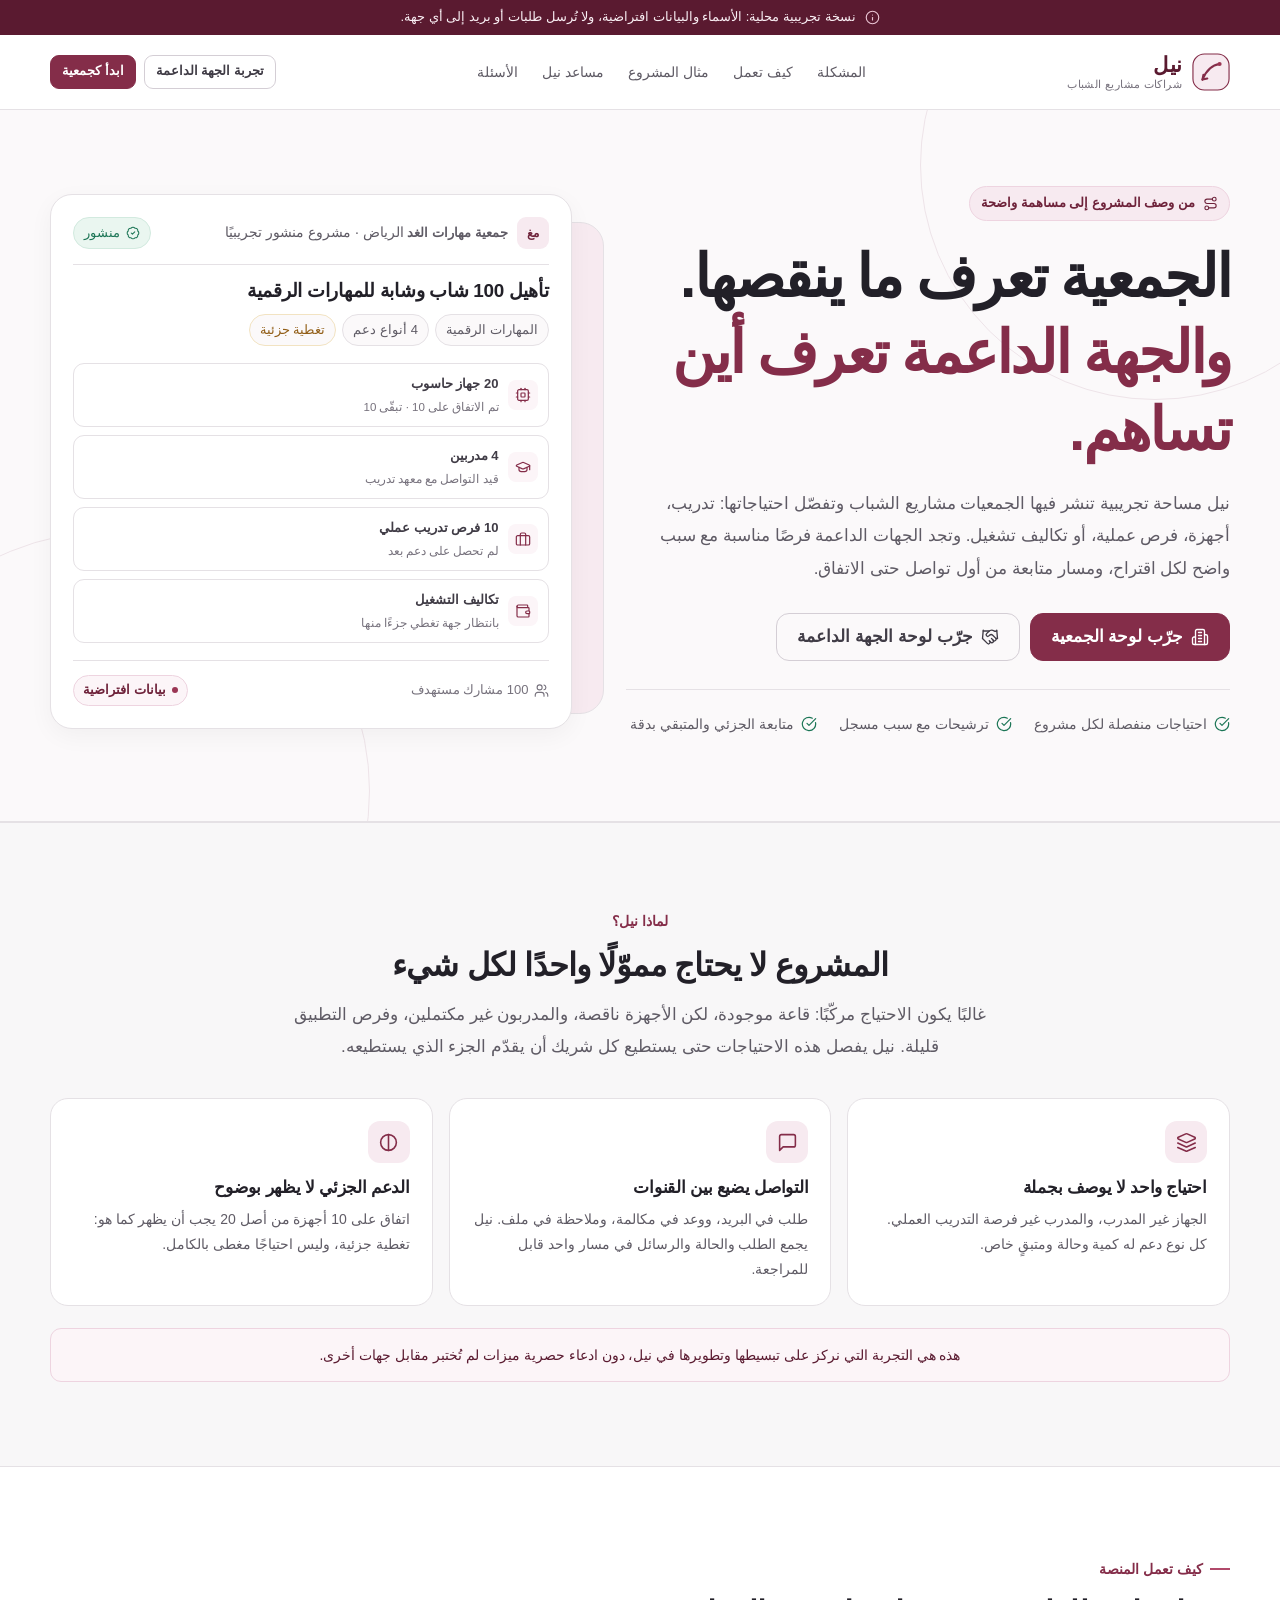
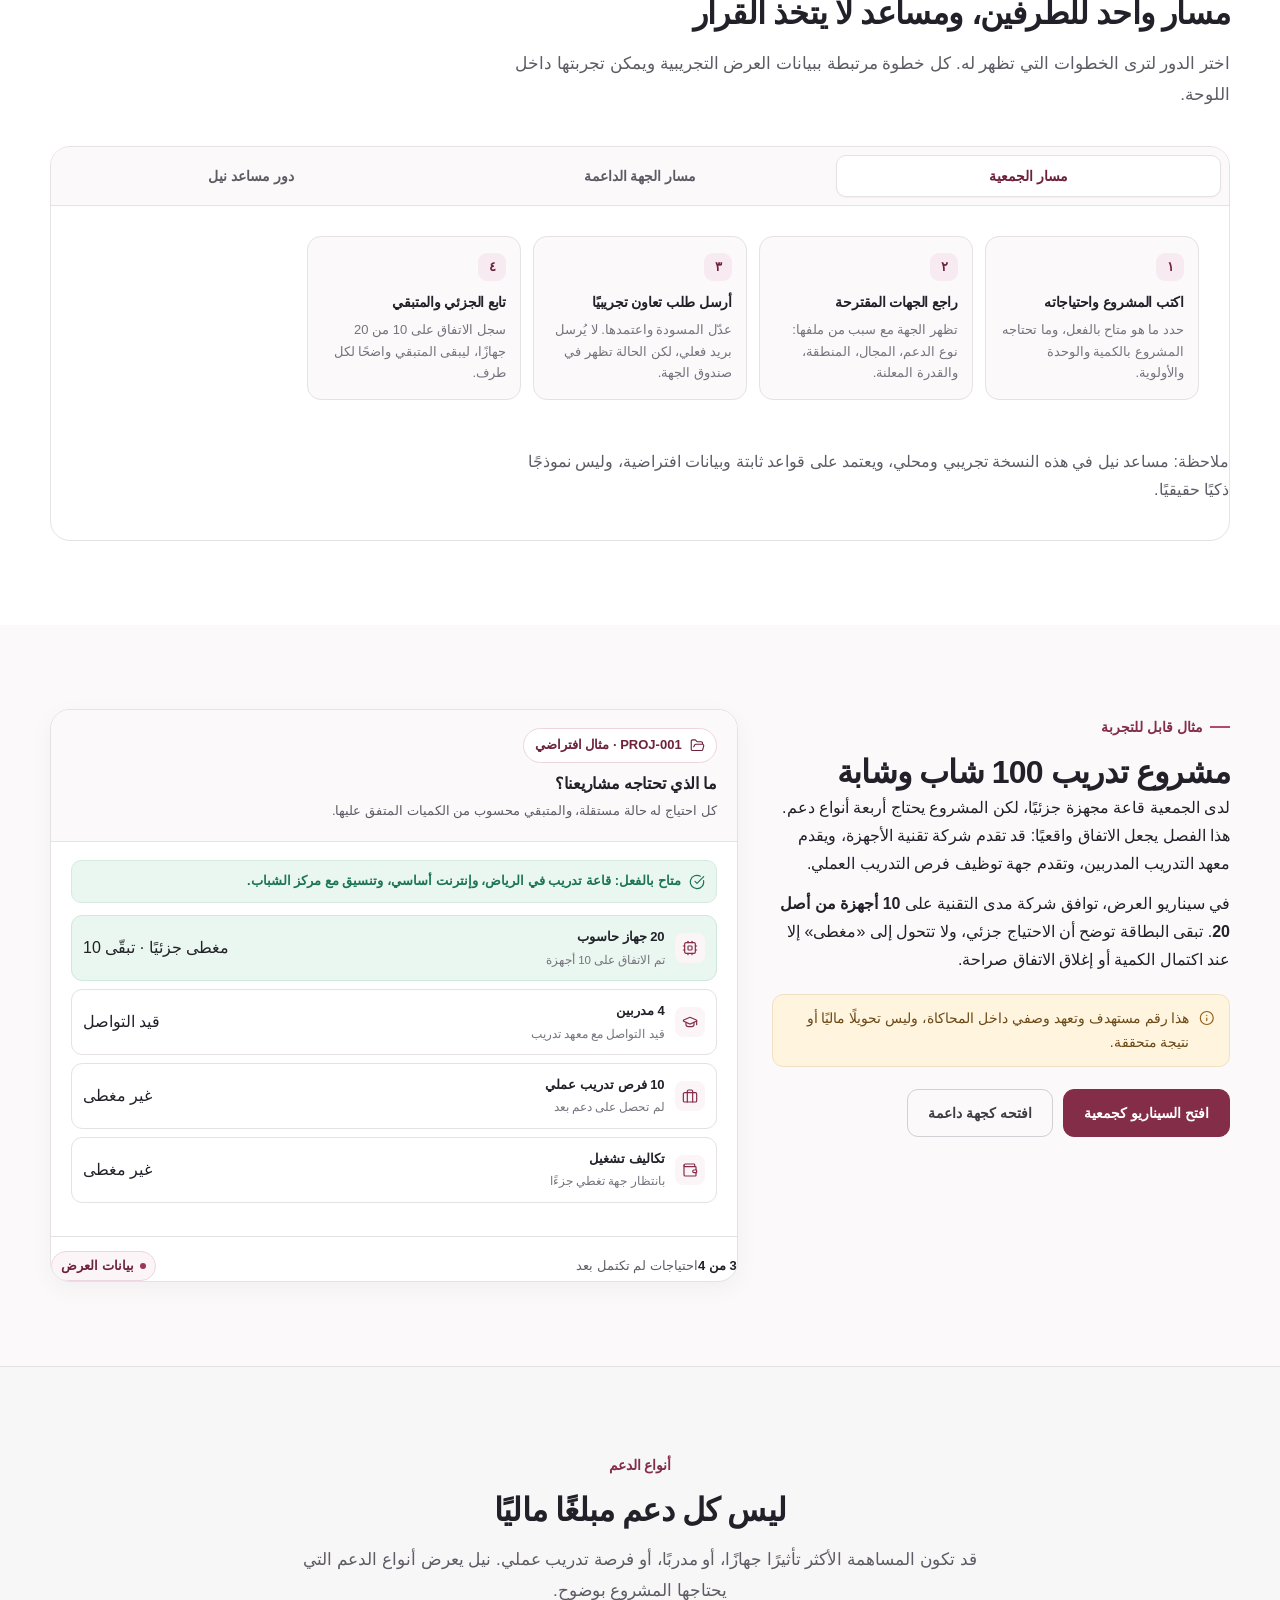
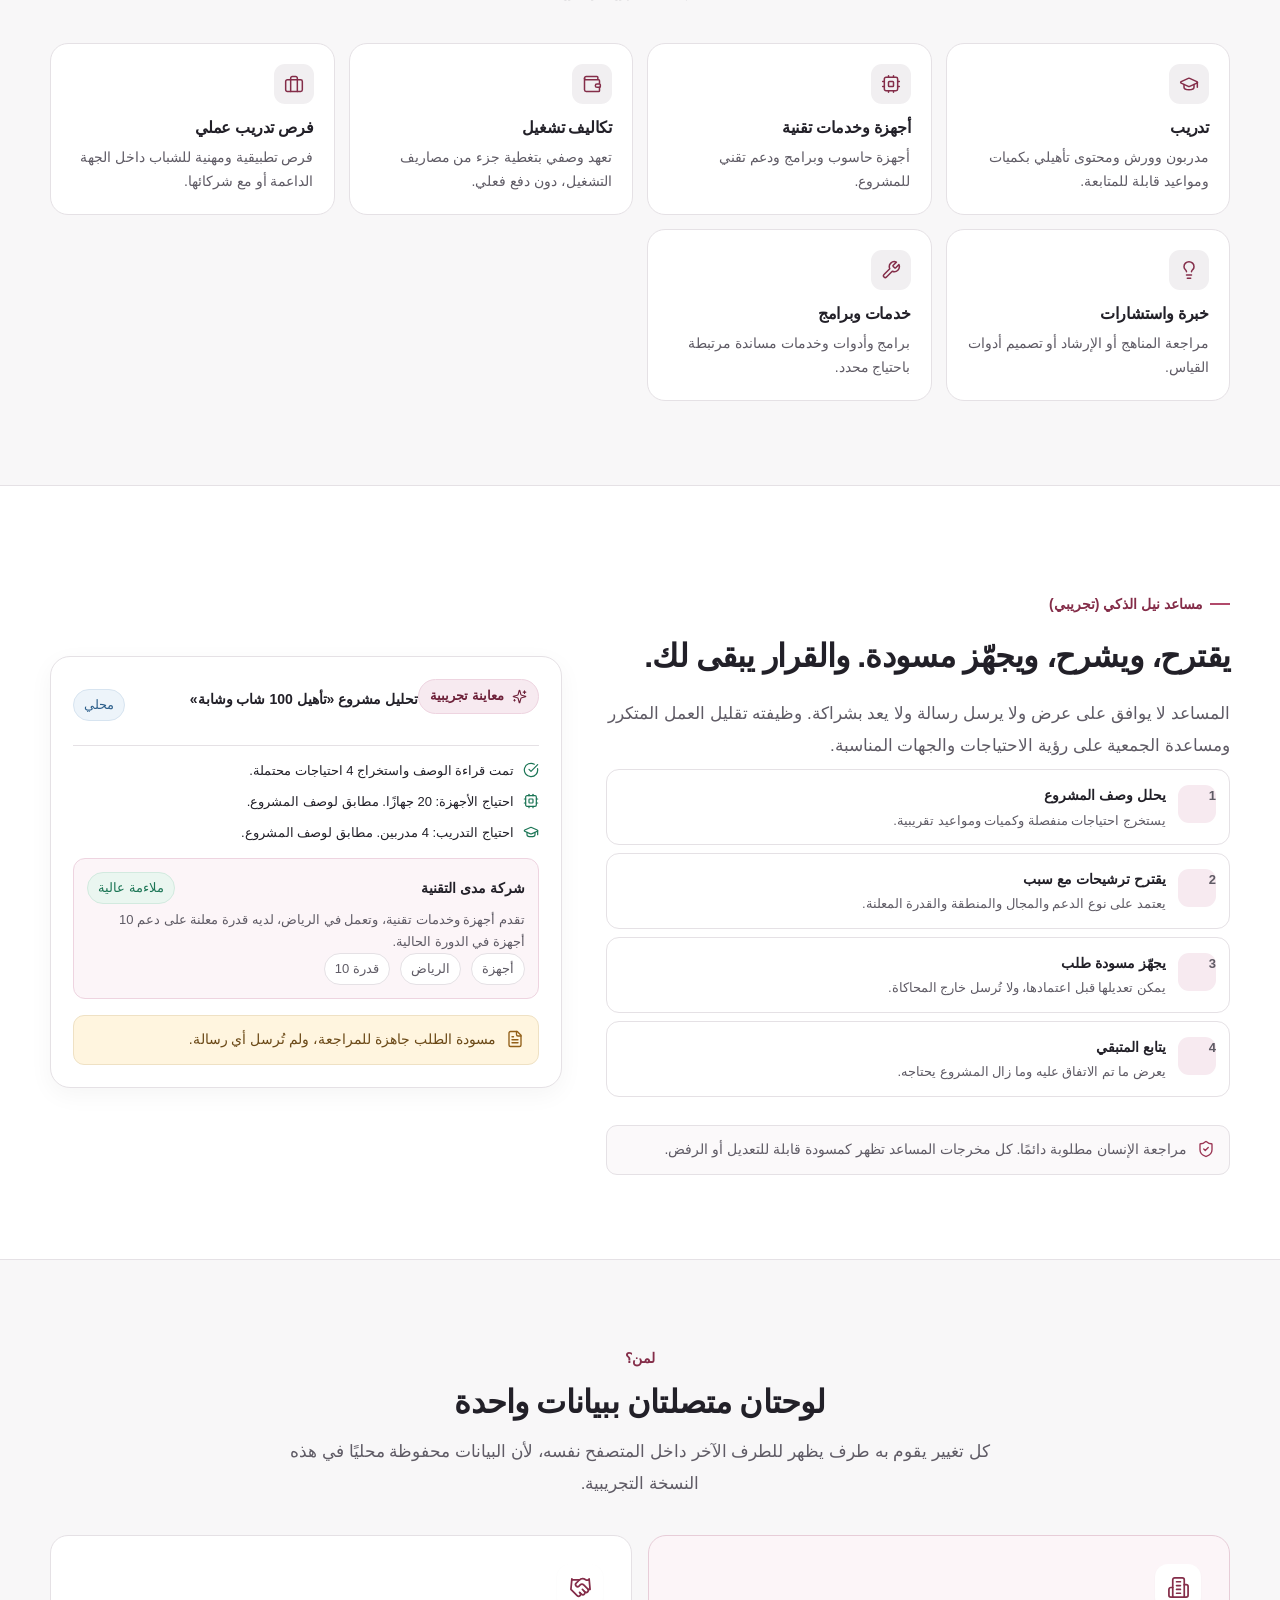
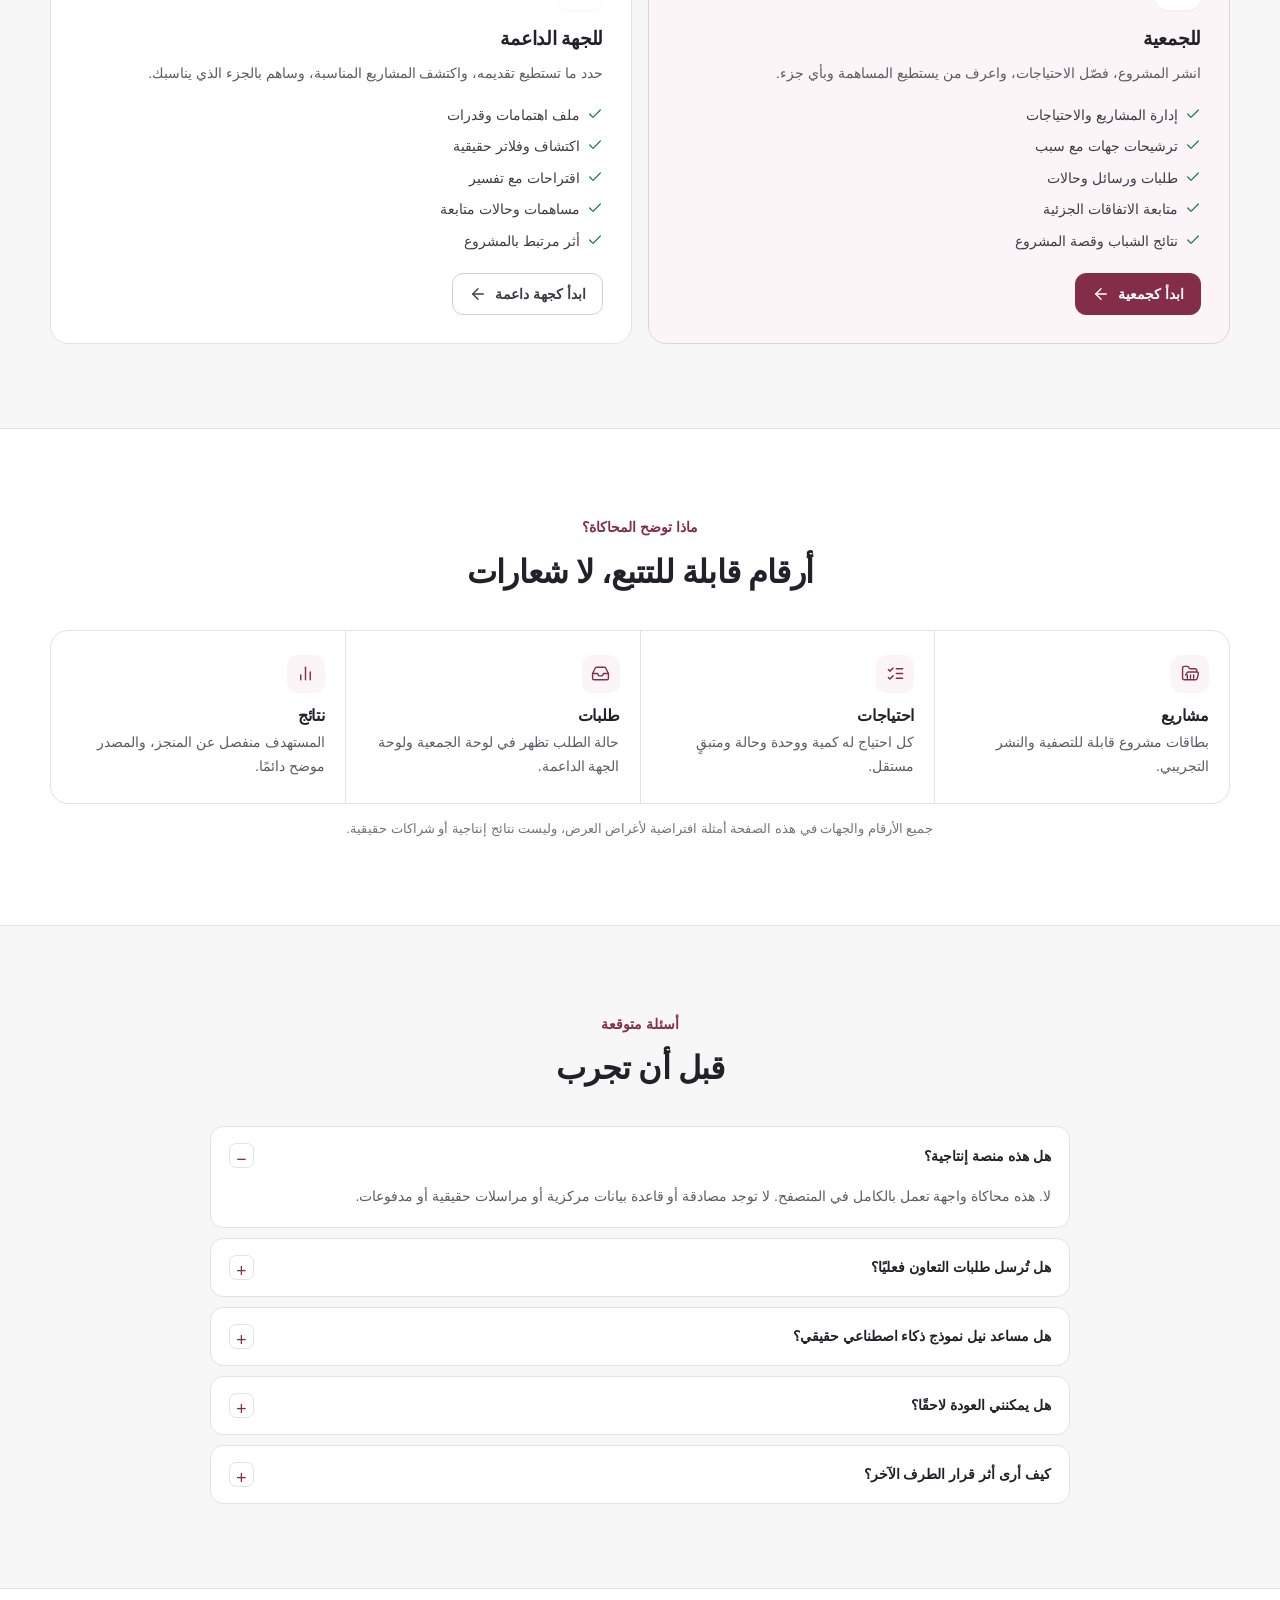
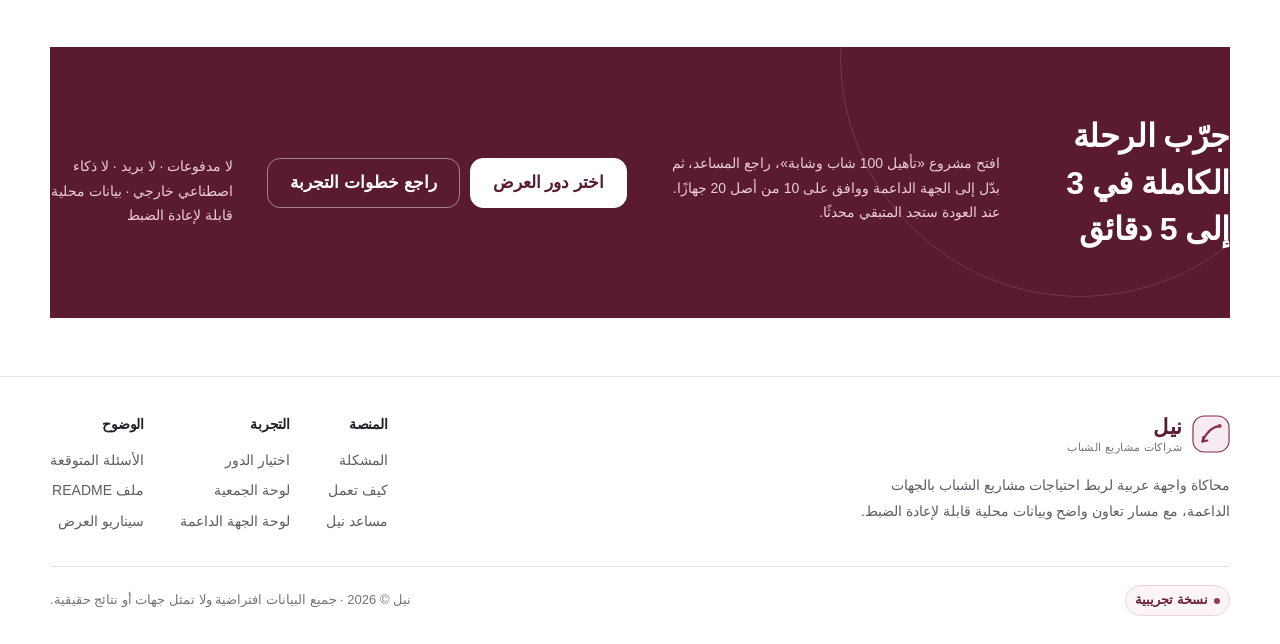
<file: index.html>
<!DOCTYPE html>
<html lang="ar" dir="rtl">
<head>
  <meta charset="UTF-8">
  <meta name="viewport" content="width=device-width, initial-scale=1.0">
  <meta name="description" content="نيل: مساحة تجريبية تنشر فيها الجمعيات احتياجات مشاريع الشباب، وتجد الجهات الداعمة مساهمات واضحة يمكن متابعتها.">
  <meta name="color-scheme" content="light">
  <title>نيل — شراكات مشاريع الشباب</title>
  <link rel="icon" href="./assets/favicon.svg" type="image/svg+xml">
  <link rel="stylesheet" href="./assets/css/tokens.css">
  <link rel="stylesheet" href="./assets/css/global.css">
  <link rel="stylesheet" href="./assets/css/landing.css">
  <link rel="stylesheet" href="./assets/css/responsive.css">
</head>
<body class="landing-body">
  <a class="skip-link" href="#main">تجاوز إلى المحتوى</a>

  <div class="demo-ribbon" role="note">
    <span data-icon="info" data-icon-size="15"></span>
    <span>نسخة تجريبية محلية: الأسماء والبيانات افتراضية، ولا تُرسل طلبات أو بريد إلى أي جهة.</span>
  </div>

  <header class="site-header">
    <div class="container site-header-inner">
      <a class="brand-mark" href="./index.html" aria-label="نيل — الصفحة الرئيسية">
        <svg class="brand-symbol" viewBox="0 0 40 40" aria-hidden="true">
          <rect x="1" y="1" width="38" height="38" rx="12" fill="#F7EAF0" stroke="#842D49" stroke-width="1.2"></rect>
          <path d="M11 28c4.4-10.4 11.4-15.6 18-16.4" fill="none" stroke="#842D49" stroke-width="2.2" stroke-linecap="round"></path>
          <path d="m11 28 5.1-1.1M11 28l1-5" fill="none" stroke="#842D49" stroke-width="2.2" stroke-linecap="round"></path>
          <circle cx="29" cy="11.6" r="2.2" fill="#9B3654"></circle>
        </svg>
        <span class="brand-word"><strong>نيل</strong><span>شراكات مشاريع الشباب</span></span>
      </a>

      <nav class="site-nav" aria-label="التنقل الرئيسي">
        <a class="nav-link" href="#problem">المشكلة</a>
        <a class="nav-link" href="#flow">كيف تعمل</a>
        <a class="nav-link" href="#example">مثال المشروع</a>
        <a class="nav-link" href="#agent">مساعد نيل</a>
        <a class="nav-link" href="#faq">الأسئلة</a>
      </nav>

      <div class="header-actions">
        <a class="btn btn-outline btn-sm" href="./demo.html?role=supporter">تجربة الجهة الداعمة</a>
        <a class="btn btn-primary btn-sm" href="./demo.html?role=association">ابدأ كجمعية</a>
        <button type="button" class="btn btn-ghost btn-icon menu-toggle" data-menu-toggle aria-expanded="false" aria-controls="mobile-nav" aria-label="فتح القائمة">
          <span data-icon="menu" data-icon-size="20"></span>
        </button>
      </div>
    </div>

    <div class="mobile-nav" id="mobile-nav">
      <div class="container mobile-nav-inner">
        <a class="nav-link" href="#problem">المشكلة</a>
        <a class="nav-link" href="#flow">كيف تعمل</a>
        <a class="nav-link" href="#example">مثال المشروع</a>
        <a class="nav-link" href="#agent">مساعد نيل</a>
        <a class="nav-link" href="#faq">الأسئلة</a>
        <a class="btn btn-primary btn-sm" href="./demo.html">اختر دورك التجريبي</a>
      </div>
    </div>
  </header>

  <main id="main">
    <section class="hero">
      <div class="container hero-grid">
        <div>
          <span class="eyebrow"><span data-icon="route" data-icon-size="15"></span> من وصف المشروع إلى مساهمة واضحة</span>
          <h1>الجمعية تعرف ما ينقصها.<br><span class="highlight">والجهة الداعمة تعرف أين تساهم.</span></h1>
          <p class="hero-lead">
            نيل مساحة تجريبية تنشر فيها الجمعيات مشاريع الشباب وتفصّل احتياجاتها: تدريب، أجهزة، فرص عملية، أو تكاليف تشغيل.
            وتجد الجهات الداعمة فرصًا مناسبة مع سبب واضح لكل اقتراح، ومسار متابعة من أول تواصل حتى الاتفاق.
          </p>
          <div class="hero-actions">
            <a class="btn btn-primary btn-lg" href="./demo.html?role=association">
              <span data-icon="building-2" data-icon-size="18"></span> جرّب لوحة الجمعية
            </a>
            <a class="btn btn-outline btn-lg" href="./demo.html?role=supporter">
              <span data-icon="handshake" data-icon-size="18"></span> جرّب لوحة الجهة الداعمة
            </a>
          </div>
          <ul class="hero-points">
            <li><span data-icon="check-circle" data-icon-size="16"></span> احتياجات منفصلة لكل مشروع</li>
            <li><span data-icon="check-circle" data-icon-size="16"></span> ترشيحات مع سبب مسجل</li>
            <li><span data-icon="check-circle" data-icon-size="16"></span> متابعة الجزئي والمتبقي بدقة</li>
          </ul>
        </div>

        <div class="hero-preview" aria-label="معاينة بطاقة مشروع تجريبي">
          <article class="preview-card">
            <div class="preview-top">
              <div class="preview-org">
                <span class="avatar is-round">مغ</span>
                <div>
                  <strong>جمعية مهارات الغد</strong>
                  <small class="muted">الرياض · مشروع منشور تجريبيًا</small>
                </div>
              </div>
              <span class="chip is-success"><span data-icon="badge-check" data-icon-size="14"></span> منشور</span>
            </div>
            <h2>تأهيل 100 شاب وشابة للمهارات الرقمية</h2>
            <div class="preview-meta">
              <span class="chip">المهارات الرقمية</span>
              <span class="chip">4 أنواع دعم</span>
              <span class="chip is-warning">تغطية جزئية</span>
            </div>
            <div class="needs-preview">
              <div class="need-preview">
                <span class="need-preview-icon"><span data-icon="cpu" data-icon-size="18"></span></span>
                <div><strong>20 جهاز حاسوب</strong><small>تم الاتفاق على 10 · تبقّى 10</small></div>
              </div>
              <div class="need-preview">
                <span class="need-preview-icon"><span data-icon="graduation-cap" data-icon-size="18"></span></span>
                <div><strong>4 مدربين</strong><small>قيد التواصل مع معهد تدريب</small></div>
              </div>
              <div class="need-preview">
                <span class="need-preview-icon"><span data-icon="briefcase" data-icon-size="18"></span></span>
                <div><strong>10 فرص تدريب عملي</strong><small>لم تحصل على دعم بعد</small></div>
              </div>
              <div class="need-preview">
                <span class="need-preview-icon"><span data-icon="wallet" data-icon-size="18"></span></span>
                <div><strong>تكاليف التشغيل</strong><small>بانتظار جهة تغطي جزءًا منها</small></div>
              </div>
            </div>
            <div class="preview-footer">
              <span class="participants"><span data-icon="users" data-icon-size="16"></span> 100 مشارك مستهدف</span>
              <span class="demo-tag">بيانات افتراضية</span>
            </div>
          </article>
        </div>
      </div>
    </section>

    <section class="section section-soft" id="problem">
      <div class="container">
        <div class="section-head is-center">
          <span class="section-kicker">لماذا نيل؟</span>
          <h2 class="section-title">المشروع لا يحتاج مموّلًا واحدًا لكل شيء</h2>
          <p class="section-lead">غالبًا يكون الاحتياج مركّبًا: قاعة موجودة، لكن الأجهزة ناقصة، والمدربون غير مكتملين، وفرص التطبيق قليلة. نيل يفصل هذه الاحتياجات حتى يستطيع كل شريك أن يقدّم الجزء الذي يستطيعه.</p>
        </div>
        <div class="problem-grid">
          <article class="problem-card">
            <span class="icon-tile"><span data-icon="layers" data-icon-size="20"></span></span>
            <h3>احتياج واحد لا يوصف بجملة</h3>
            <p>الجهاز غير المدرب، والمدرب غير فرصة التدريب العملي. كل نوع دعم له كمية وحالة ومتبقٍ خاص.</p>
          </article>
          <article class="problem-card">
            <span class="icon-tile"><span data-icon="message-square" data-icon-size="20"></span></span>
            <h3>التواصل يضيع بين القنوات</h3>
            <p>طلب في البريد، ووعد في مكالمة، وملاحظة في ملف. نيل يجمع الطلب والحالة والرسائل في مسار واحد قابل للمراجعة.</p>
          </article>
          <article class="problem-card">
            <span class="icon-tile"><span data-icon="circle-half" data-icon-size="20"></span></span>
            <h3>الدعم الجزئي لا يظهر بوضوح</h3>
            <p>اتفاق على 10 أجهزة من أصل 20 يجب أن يظهر كما هو: تغطية جزئية، وليس احتياجًا مغطى بالكامل.</p>
          </article>
        </div>
        <p class="problem-summary">هذه هي التجربة التي نركز على تبسيطها وتطويرها في نيل، دون ادعاء حصرية ميزات لم تُختبر مقابل جهات أخرى.</p>
      </div>
    </section>

    <section class="section" id="flow">
      <div class="container">
        <div class="section-head">
          <span class="section-kicker">كيف تعمل المنصة</span>
          <h2 class="section-title">مسار واحد للطرفين، ومساعد لا يتخذ القرار</h2>
          <p class="section-lead">اختر الدور لترى الخطوات التي تظهر له. كل خطوة مرتبطة ببيانات العرض التجريبية ويمكن تجربتها داخل اللوحة.</p>
        </div>

        <div class="flow-shell">
          <div class="flow-tabs" role="tablist" aria-label="مسارات الاستخدام">
            <button type="button" class="flow-tab" role="tab" id="tab-association" aria-controls="panel-association" aria-selected="true" data-flow-tab="association">مسار الجمعية</button>
            <button type="button" class="flow-tab" role="tab" id="tab-supporter" aria-controls="panel-supporter" aria-selected="false" data-flow-tab="supporter">مسار الجهة الداعمة</button>
            <button type="button" class="flow-tab" role="tab" id="tab-agent" aria-controls="panel-agent" aria-selected="false" data-flow-tab="agent">دور مساعد نيل</button>
          </div>
          <div class="flow-panels">
            <div class="flow-panel" id="panel-association" role="tabpanel" aria-labelledby="tab-association" data-flow-panel="association">
              <div class="flow-steps">
                <article class="flow-step"><h3>اكتب المشروع واحتياجاته</h3><p>حدد ما هو متاح بالفعل، وما تحتاجه المشروع بالكمية والوحدة والأولوية.</p></article>
                <article class="flow-step"><h3>راجع الجهات المقترحة</h3><p>تظهر الجهة مع سبب من ملفها: نوع الدعم، المجال، المنطقة، والقدرة المعلنة.</p></article>
                <article class="flow-step"><h3>أرسل طلب تعاون تجريبيًا</h3><p>عدّل المسودة واعتمدها. لا يُرسل بريد فعلي، لكن الحالة تظهر في صندوق الجهة.</p></article>
                <article class="flow-step"><h3>تابع الجزئي والمتبقي</h3><p>سجل الاتفاق على 10 من 20 جهازًا، ليبقى المتبقي واضحًا لكل طرف.</p></article>
              </div>
            </div>
            <div class="flow-panel" id="panel-supporter" role="tabpanel" aria-labelledby="tab-supporter" data-flow-panel="supporter" hidden>
              <div class="flow-steps">
                <article class="flow-step"><h3>حدد ما تستطيع تقديمه</h3><p>نوع الدعم، المجالات، المناطق، والقدرة المتاحة في ملف الجهة.</p></article>
                <article class="flow-step"><h3>اكتشف المشاريع المناسبة</h3><p>افلتر بحسب نوع المساهمة أو المدينة أو المجال، أو راجع الاقتراحات المفسرة.</p></article>
                <article class="flow-step"><h3>افهم الاحتياج والمتبقي</h3><p>لا تكتفِ بوصف المشروع: راجع كل احتياج، وما تم الاتفاق عليه، وما تبقّى.</p></article>
                <article class="flow-step"><h3>سجل عرض مساهمة</h3><p>ساهم بجزء محدد. يبقى العرض غير مؤكد حتى تراجعه الجمعية داخل المحاكاة.</p></article>
              </div>
            </div>
            <div class="flow-panel" id="panel-agent" role="tabpanel" aria-labelledby="tab-agent" data-flow-panel="agent" hidden>
              <div class="flow-steps">
                <article class="flow-step"><h3>يقرأ وصف المشروع</h3><p>يستخرج احتياجات منفصلة وكميات تقريبية من النص الذي كتبته الجمعية.</p></article>
                <article class="flow-step"><h3>يقترح لا يعتمد</h3><p>يمكن قبول اقتراح واحد ورفض آخر. المرفوض لا يدخل المشروع إطلاقًا.</p></article>
                <article class="flow-step"><h3>يشرح سبب الترشيح</h3><p>يعرض عوامل الملاءمة من بيانات الجهة، دون وعود أو ترتيب غامض.</p></article>
                <article class="flow-step"><h3>يجهّز مسودة طلب فقط</h3><p>مسودة قابلة للتعديل. لا يرسل رسالة، ولا يوافق على عرض، ولا يضمن شراكة.</p></article>
              </div>
            </div>
          </div>
          <div class="section-head" style="margin-block-start:18px">
            <p class="muted micro">ملاحظة: مساعد نيل في هذه النسخة تجريبي ومحلي، ويعتمد على قواعد ثابتة وبيانات افتراضية، وليس نموذجًا ذكيًا حقيقيًا.</p>
          </div>
        </div>
      </div>
    </section>

    <section class="section section-warm" id="example">
      <div class="container example-grid">
        <div class="example-copy">
          <span class="section-kicker">مثال قابل للتجربة</span>
          <h2 class="section-title">مشروع تدريب 100 شاب وشابة</h2>
          <p>لدى الجمعية قاعة مجهزة جزئيًا، لكن المشروع يحتاج أربعة أنواع دعم. هذا الفصل يجعل الاتفاق واقعيًا: قد تقدم شركة تقنية الأجهزة، ويقدم معهد التدريب المدربين، وتقدم جهة توظيف فرص التدريب العملي.</p>
          <p>في سيناريو العرض، توافق شركة مدى التقنية على <strong>10 أجهزة من أصل 20</strong>. تبقى البطاقة توضح أن الاحتياج جزئي، ولا تتحول إلى «مغطى» إلا عند اكتمال الكمية أو إغلاق الاتفاق صراحة.</p>
          <div class="note-strip is-warning">
            <span data-icon="info" data-icon-size="18"></span>
            <span>هذا رقم مستهدف وتعهد وصفي داخل المحاكاة، وليس تحويلًا ماليًا أو نتيجة متحققة.</span>
          </div>
          <div class="hero-actions" style="margin-block-start:22px">
            <a class="btn btn-primary" href="./demo.html?role=association">افتح السيناريو كجمعية</a>
            <a class="btn btn-outline" href="./demo.html?role=supporter">افتحه كجهة داعمة</a>
          </div>
        </div>

        <div class="example-shell">
          <div class="example-head">
            <span class="eyebrow"><span data-icon="folder-open" data-icon-size="14"></span> PROJ-001 · مثال افتراضي</span>
            <h3>ما الذي تحتاجه مشاريعنا؟</h3>
            <p>كل احتياج له حالة مستقلة، والمتبقي محسوب من الكميات المتفق عليها.</p>
          </div>
          <div class="example-body">
            <div class="example-available">
              <span data-icon="check-circle" data-icon-size="17"></span>
              <span><strong>متاح بالفعل:</strong> قاعة تدريب في الرياض، وإنترنت أساسي، وتنسيق مع مركز الشباب.</span>
            </div>
            <div class="need-demo-list">
              <div class="need-demo is-covered">
                <span class="need-preview-icon"><span data-icon="cpu" data-icon-size="18"></span></span>
                <div><strong>20 جهاز حاسوب</strong><small>تم الاتفاق على 10 أجهزة</small></div>
                <span class="demo-state">مغطى جزئيًا · تبقّى 10</span>
              </div>
              <div class="need-demo">
                <span class="need-preview-icon"><span data-icon="graduation-cap" data-icon-size="18"></span></span>
                <div><strong>4 مدربين</strong><small>قيد التواصل مع معهد تدريب</small></div>
                <span class="demo-state">قيد التواصل</span>
              </div>
              <div class="need-demo">
                <span class="need-preview-icon"><span data-icon="briefcase" data-icon-size="18"></span></span>
                <div><strong>10 فرص تدريب عملي</strong><small>لم تحصل على دعم بعد</small></div>
                <span class="demo-state">غير مغطى</span>
              </div>
              <div class="need-demo">
                <span class="need-preview-icon"><span data-icon="wallet" data-icon-size="18"></span></span>
                <div><strong>تكاليف تشغيل</strong><small>بانتظار جهة تغطي جزءًا</small></div>
                <span class="demo-state">غير مغطى</span>
              </div>
            </div>
          </div>
          <div class="example-footer">
            <div class="example-summary"><strong>3 من 4</strong><span>احتياجات لم تكتمل بعد</span></div>
            <span class="demo-tag">بيانات العرض</span>
          </div>
        </div>
      </div>
    </section>

    <section class="section section-soft">
      <div class="container">
        <div class="section-head is-center">
          <span class="section-kicker">أنواع الدعم</span>
          <h2 class="section-title">ليس كل دعم مبلغًا ماليًا</h2>
          <p class="section-lead">قد تكون المساهمة الأكثر تأثيرًا جهازًا، أو مدربًا، أو فرصة تدريب عملي. نيل يعرض أنواع الدعم التي يحتاجها المشروع بوضوح.</p>
        </div>
        <div class="support-grid">
          <article class="support-card"><span class="icon-tile"><span data-icon="graduation-cap" data-icon-size="20"></span></span><h3>تدريب</h3><p>مدربون وورش ومحتوى تأهيلي بكميات ومواعيد قابلة للمتابعة.</p></article>
          <article class="support-card"><span class="icon-tile"><span data-icon="cpu" data-icon-size="20"></span></span><h3>أجهزة وخدمات تقنية</h3><p>أجهزة حاسوب وبرامج ودعم تقني للمشروع.</p></article>
          <article class="support-card"><span class="icon-tile"><span data-icon="wallet" data-icon-size="20"></span></span><h3>تكاليف تشغيل</h3><p>تعهد وصفي بتغطية جزء من مصاريف التشغيل، دون دفع فعلي.</p></article>
          <article class="support-card"><span class="icon-tile"><span data-icon="briefcase" data-icon-size="20"></span></span><h3>فرص تدريب عملي</h3><p>فرص تطبيقية ومهنية للشباب داخل الجهة الداعمة أو مع شركائها.</p></article>
          <article class="support-card"><span class="icon-tile"><span data-icon="lightbulb" data-icon-size="20"></span></span><h3>خبرة واستشارات</h3><p>مراجعة المناهج أو الإرشاد أو تصميم أدوات القياس.</p></article>
          <article class="support-card"><span class="icon-tile"><span data-icon="wrench" data-icon-size="20"></span></span><h3>خدمات وبرامج</h3><p>برامج وأدوات وخدمات مساندة مرتبطة باحتياج محدد.</p></article>
        </div>
      </div>
    </section>

    <section class="section" id="agent">
      <div class="container agent-grid">
        <div class="agent-flow">
          <span class="section-kicker">مساعد نيل الذكي (تجريبي)</span>
          <h2 class="section-title">يقترح، ويشرح، ويجهّز مسودة. والقرار يبقى لك.</h2>
          <p class="section-lead">المساعد لا يوافق على عرض ولا يرسل رسالة ولا يعد بشراكة. وظيفته تقليل العمل المتكرر ومساعدة الجمعية على رؤية الاحتياجات والجهات المناسبة.</p>
          <div class="agent-step"><span class="agent-step-num">1</span><div><strong>يحلل وصف المشروع</strong><span>يستخرج احتياجات منفصلة وكميات ومواعيد تقريبية.</span></div></div>
          <div class="agent-step"><span class="agent-step-num">2</span><div><strong>يقترح ترشيحات مع سبب</strong><span>يعتمد على نوع الدعم والمجال والمنطقة والقدرة المعلنة.</span></div></div>
          <div class="agent-step"><span class="agent-step-num">3</span><div><strong>يجهّز مسودة طلب</strong><span>يمكن تعديلها قبل اعتمادها، ولا تُرسل خارج المحاكاة.</span></div></div>
          <div class="agent-step"><span class="agent-step-num">4</span><div><strong>يتابع المتبقي</strong><span>يعرض ما تم الاتفاق عليه وما زال المشروع يحتاجه.</span></div></div>
          <div class="note-strip" style="margin-block-start:20px">
            <span data-icon="shield-check" data-icon-size="18"></span>
            <span>مراجعة الإنسان مطلوبة دائمًا. كل مخرجات المساعد تظهر كمسودة قابلة للتعديل أو الرفض.</span>
          </div>
        </div>

        <div class="agent-demo">
          <div class="agent-demo-top">
            <div><span class="eyebrow"><span data-icon="sparkles" data-icon-size="14"></span> معاينة تجريبية</span><strong>تحليل مشروع «تأهيل 100 شاب وشابة»</strong></div>
            <span class="chip is-info">محلي</span>
          </div>
          <div class="agent-log">
            <div class="agent-log-item"><span data-icon="check-circle" data-icon-size="17"></span><span>تمت قراءة الوصف واستخراج 4 احتياجات محتملة.</span></div>
            <div class="agent-log-item"><span data-icon="cpu" data-icon-size="17"></span><span>احتياج الأجهزة: 20 جهازًا. مطابق لوصف المشروع.</span></div>
            <div class="agent-log-item"><span data-icon="graduation-cap" data-icon-size="17"></span><span>احتياج التدريب: 4 مدربين. مطابق لوصف المشروع.</span></div>
          </div>
          <div class="agent-partner">
            <div class="agent-partner-head"><strong>شركة مدى التقنية</strong><span class="chip is-success">ملاءمة عالية</span></div>
            <p class="agent-reason">تقدم أجهزة وخدمات تقنية، وتعمل في الرياض، لديه قدرة معلنة على دعم 10 أجهزة في الدورة الحالية.</p>
            <div class="cluster">
              <span class="chip">أجهزة</span><span class="chip">الرياض</span><span class="chip">قدرة 10</span>
            </div>
          </div>
          <div class="note-strip is-warning" style="margin-block-start:16px">
            <span data-icon="file-text" data-icon-size="18"></span>
            <span>مسودة الطلب جاهزة للمراجعة، ولم تُرسل أي رسالة.</span>
          </div>
        </div>
      </div>
    </section>

    <section class="section section-soft">
      <div class="container">
        <div class="section-head is-center">
          <span class="section-kicker">لمن؟</span>
          <h2 class="section-title">لوحتان متصلتان ببيانات واحدة</h2>
          <p class="section-lead">كل تغيير يقوم به طرف يظهر للطرف الآخر داخل المتصفح نفسه، لأن البيانات محفوظة محليًا في هذه النسخة التجريبية.</p>
        </div>
        <div class="audience-grid">
          <article class="audience-card is-brand">
            <span class="audience-icon"><span data-icon="building-2" data-icon-size="24"></span></span>
            <h3>للجمعية</h3>
            <p>انشر المشروع، فصّل الاحتياجات، واعرف من يستطيع المساهمة وبأي جزء.</p>
            <ul>
              <li><span data-icon="check" data-icon-size="16"></span> إدارة المشاريع والاحتياجات</li>
              <li><span data-icon="check" data-icon-size="16"></span> ترشيحات جهات مع سبب</li>
              <li><span data-icon="check" data-icon-size="16"></span> طلبات ورسائل وحالات</li>
              <li><span data-icon="check" data-icon-size="16"></span> متابعة الاتفاقات الجزئية</li>
              <li><span data-icon="check" data-icon-size="16"></span> نتائج الشباب وقصة المشروع</li>
            </ul>
            <a class="btn btn-primary" href="./demo.html?role=association">ابدأ كجمعية <span data-icon="arrow-left" data-icon-size="16"></span></a>
          </article>
          <article class="audience-card">
            <span class="audience-icon"><span data-icon="handshake" data-icon-size="24"></span></span>
            <h3>للجهة الداعمة</h3>
            <p>حدد ما تستطيع تقديمه، واكتشف المشاريع المناسبة، وساهم بالجزء الذي يناسبك.</p>
            <ul>
              <li><span data-icon="check" data-icon-size="16"></span> ملف اهتمامات وقدرات</li>
              <li><span data-icon="check" data-icon-size="16"></span> اكتشاف وفلاتر حقيقية</li>
              <li><span data-icon="check" data-icon-size="16"></span> اقتراحات مع تفسير</li>
              <li><span data-icon="check" data-icon-size="16"></span> مساهمات وحالات متابعة</li>
              <li><span data-icon="check" data-icon-size="16"></span> أثر مرتبط بالمشروع</li>
            </ul>
            <a class="btn btn-outline" href="./demo.html?role=supporter">ابدأ كجهة داعمة <span data-icon="arrow-left" data-icon-size="16"></span></a>
          </article>
        </div>
      </div>
    </section>

    <section class="section">
      <div class="container">
        <div class="section-head is-center">
          <span class="section-kicker">ماذا توضح المحاكاة؟</span>
          <h2 class="section-title">أرقام قابلة للتتبع، لا شعارات</h2>
        </div>
        <div class="metrics-grid">
          <div class="metric-item"><span class="metric-icon"><span data-icon="folder-kanban" data-icon-size="20"></span></span><h3>مشاريع</h3><p>بطاقات مشروع قابلة للتصفية والنشر التجريبي.</p></div>
          <div class="metric-item"><span class="metric-icon"><span data-icon="list-checks" data-icon-size="20"></span></span><h3>احتياجات</h3><p>كل احتياج له كمية ووحدة وحالة ومتبقٍ مستقل.</p></div>
          <div class="metric-item"><span class="metric-icon"><span data-icon="inbox" data-icon-size="20"></span></span><h3>طلبات</h3><p>حالة الطلب تظهر في لوحة الجمعية ولوحة الجهة الداعمة.</p></div>
          <div class="metric-item"><span class="metric-icon"><span data-icon="chart-no-axes-column" data-icon-size="20"></span></span><h3>نتائج</h3><p>المستهدف منفصل عن المنجز، والمصدر موضح دائمًا.</p></div>
        </div>
        <p class="metrics-note">جميع الأرقام والجهات في هذه الصفحة أمثلة افتراضية لأغراض العرض، وليست نتائج إنتاجية أو شراكات حقيقية.</p>
      </div>
    </section>

    <section class="section section-soft" id="faq">
      <div class="container container-narrow">
        <div class="section-head is-center">
          <span class="section-kicker">أسئلة متوقعة</span>
          <h2 class="section-title">قبل أن تجرب</h2>
        </div>
        <div class="faq-list">
          <details class="faq-item" open>
            <summary>هل هذه منصة إنتاجية؟</summary>
            <p>لا. هذه محاكاة واجهة تعمل بالكامل في المتصفح. لا توجد مصادقة أو قاعدة بيانات مركزية أو مراسلات حقيقية أو مدفوعات.</p>
          </details>
          <details class="faq-item">
            <summary>هل تُرسل طلبات التعاون فعليًا؟</summary>
            <p>لا. زر الإرسال يسجل الحالة داخل المحاكاة فقط. تظهر رسالة صريحة بأنه لم يُرسل بريد أو إشعار خارجي.</p>
          </details>
          <details class="faq-item">
            <summary>هل مساعد نيل نموذج ذكاء اصطناعي حقيقي؟</summary>
            <p>ليس في هذه النسخة. هو مساعد تجريبي محلي يعتمد على قواعد ثابتة وبيانات العرض. لا يتصل بأي API ولا يرسل أي شيء.</p>
          </details>
          <details class="faq-item">
            <summary>هل يمكنني العودة لاحقًا؟</summary>
            <p>نعم، حتى تمسح بيانات المتصفح أو تضغط «إعادة ضبط العرض». الحفظ محلي في هذا المتصفح فقط، ولا يتزامن بين الأجهزة.</p>
          </details>
          <details class="faq-item">
            <summary>كيف أرى أثر قرار الطرف الآخر؟</summary>
            <p>بدّل الدور من الشريط العلوي أو من صفحة اختيار الدور. استخدم نفس سيناريو الطلب لترى تغيّر الحالة والاتفاق الجزئي في اللوحة الأخرى.</p>
          </details>
        </div>
      </div>
    </section>

    <section class="section section-tight">
      <div class="container">
        <div class="cta-band">
          <div class="cta-inner">
            <h2>جرّب الرحلة الكاملة في 3 إلى 5 دقائق</h2>
            <p>افتح مشروع «تأهيل 100 شاب وشابة»، راجع المساعد، ثم بدّل إلى الجهة الداعمة ووافق على 10 من أصل 20 جهازًا. عند العودة ستجد المتبقي محدثًا.</p>
            <div class="cta-actions">
              <a class="btn btn-primary btn-lg" href="./demo.html">اختر دور العرض</a>
              <a class="btn btn-outline btn-lg" href="#flow">راجع خطوات التجربة</a>
            </div>
            <p class="muted micro" style="margin-block-start:16px">لا مدفوعات · لا بريد · لا ذكاء اصطناعي خارجي · بيانات محلية قابلة لإعادة الضبط</p>
          </div>
        </div>
      </div>
    </section>
  </main>

  <footer class="site-footer">
    <div class="container">
      <div class="footer-main">
        <div class="footer-about">
          <a class="brand-mark" href="./index.html" aria-label="نيل — الصفحة الرئيسية">
            <svg class="brand-symbol" viewBox="0 0 40 40" aria-hidden="true">
              <rect x="1" y="1" width="38" height="38" rx="12" fill="#F7EAF0" stroke="#842D49" stroke-width="1.2"></rect>
              <path d="M11 28c4.4-10.4 11.4-15.6 18-16.4" fill="none" stroke="#842D49" stroke-width="2.2" stroke-linecap="round"></path>
              <path d="m11 28 5.1-1.1M11 28l1-5" fill="none" stroke="#842D49" stroke-width="2.2" stroke-linecap="round"></path>
              <circle cx="29" cy="11.6" r="2.2" fill="#9B3654"></circle>
            </svg>
            <span class="brand-word"><strong>نيل</strong><span>شراكات مشاريع الشباب</span></span>
          </a>
          <p>محاكاة واجهة عربية لربط احتياجات مشاريع الشباب بالجهات الداعمة، مع مسار تعاون واضح وبيانات محلية قابلة لإعادة الضبط.</p>
        </div>
        <div class="footer-links">
          <div class="footer-col">
            <h3>المنصة</h3>
            <a href="#problem">المشكلة</a>
            <a href="#flow">كيف تعمل</a>
            <a href="#agent">مساعد نيل</a>
          </div>
          <div class="footer-col">
            <h3>التجربة</h3>
            <a href="./demo.html">اختيار الدور</a>
            <a href="./demo.html?role=association">لوحة الجمعية</a>
            <a href="./demo.html?role=supporter">لوحة الجهة الداعمة</a>
          </div>
          <div class="footer-col">
            <h3>الوضوح</h3>
            <a href="#faq">الأسئلة المتوقعة</a>
            <a href="./README.md">ملف README</a>
            <a href="./docs/DEMO_SCRIPT.md">سيناريو العرض</a>
          </div>
        </div>
      </div>
      <div class="footer-bottom">
        <span class="demo-tag">نسخة تجريبية</span>
        <span>نيل © 2026 · جميع البيانات افتراضية ولا تمثل جهات أو نتائج حقيقية.</span>
      </div>
    </div>
  </footer>

  <script type="module" src="./assets/js/landing.js"></script>
</body>
</html>
</file>
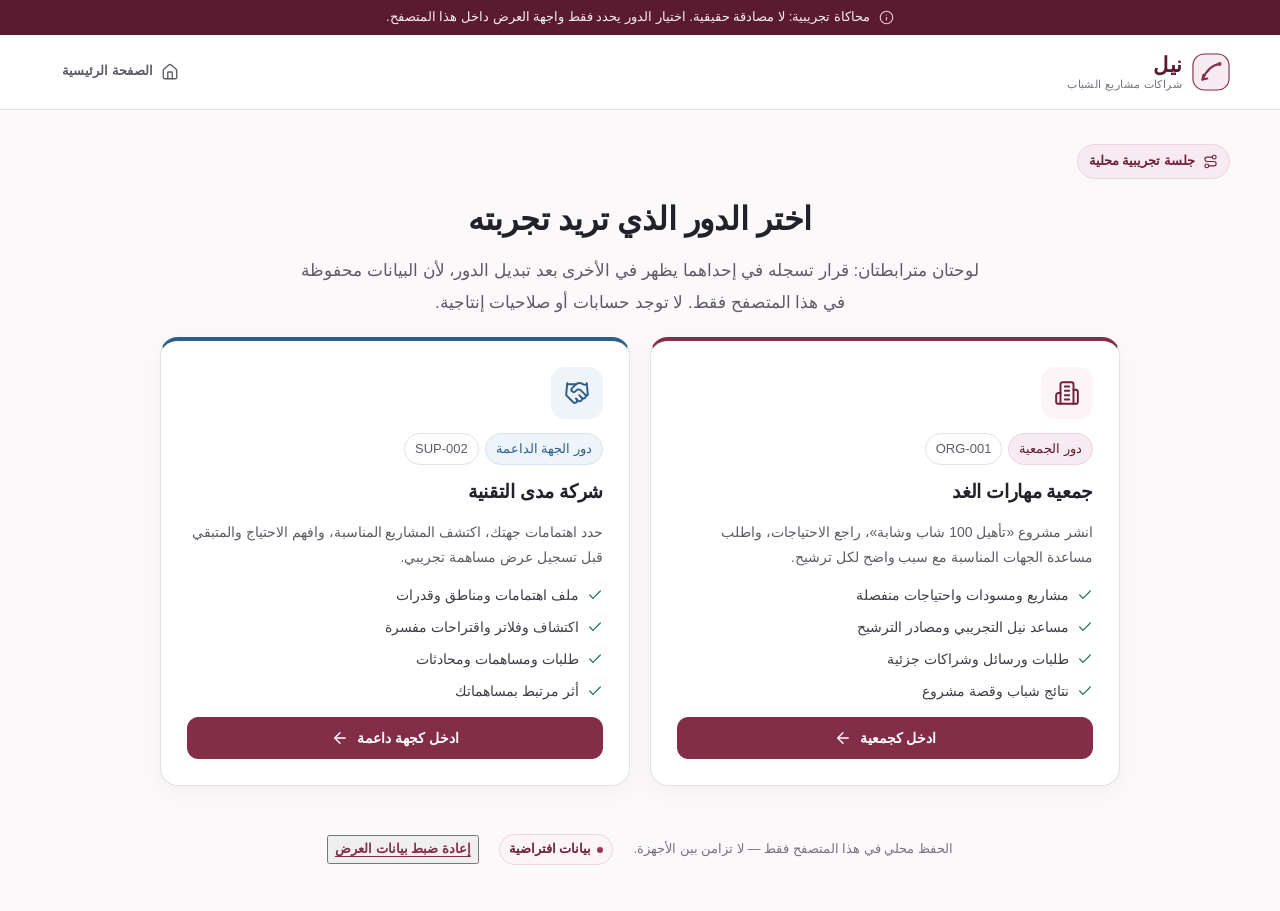
<file: app.html>
<!DOCTYPE html>
<html lang="ar" dir="rtl">
<head>
  <meta charset="UTF-8">
  <meta name="viewport" content="width=device-width, initial-scale=1.0">
  <meta name="description" content="نيل — محاكاة تجريبية لربط احتياجات مشاريع الشباب بالجهات الداعمة.">
  <meta name="color-scheme" content="light">
  <title>نيل — لوحة التحكم</title>
  <link rel="icon" href="./assets/favicon.svg" type="image/svg+xml">
  <link rel="stylesheet" href="./assets/css/tokens.css">
  <link rel="stylesheet" href="./assets/css/global.css">
  <link rel="stylesheet" href="./assets/css/dashboard.css">
  <link rel="stylesheet" href="./assets/css/views.css">
  <link rel="stylesheet" href="./assets/css/responsive.css">
</head>
<body class="app-body">
  <a class="skip-link" href="#app-main">تجاوز إلى المحتوى</a>
  <div id="app-root">
    <div class="boot-screen" role="status" aria-live="polite">
      <span class="boot-mark" aria-hidden="true"></span>
      <p>جارٍ تجهيز مساحة نيل التجريبية…</p>
    </div>
  </div>
  <div id="modal-root"></div>
  <noscript>
    <div class="noscript-card">هذه المحاكاة تحتاج JavaScript لتعمل. جميع البيانات محلية ولا تُرسل إلى أي خادم.</div>
  </noscript>
  <script type="module" src="./assets/js/main.js"></script>
</body>
</html>
</file>
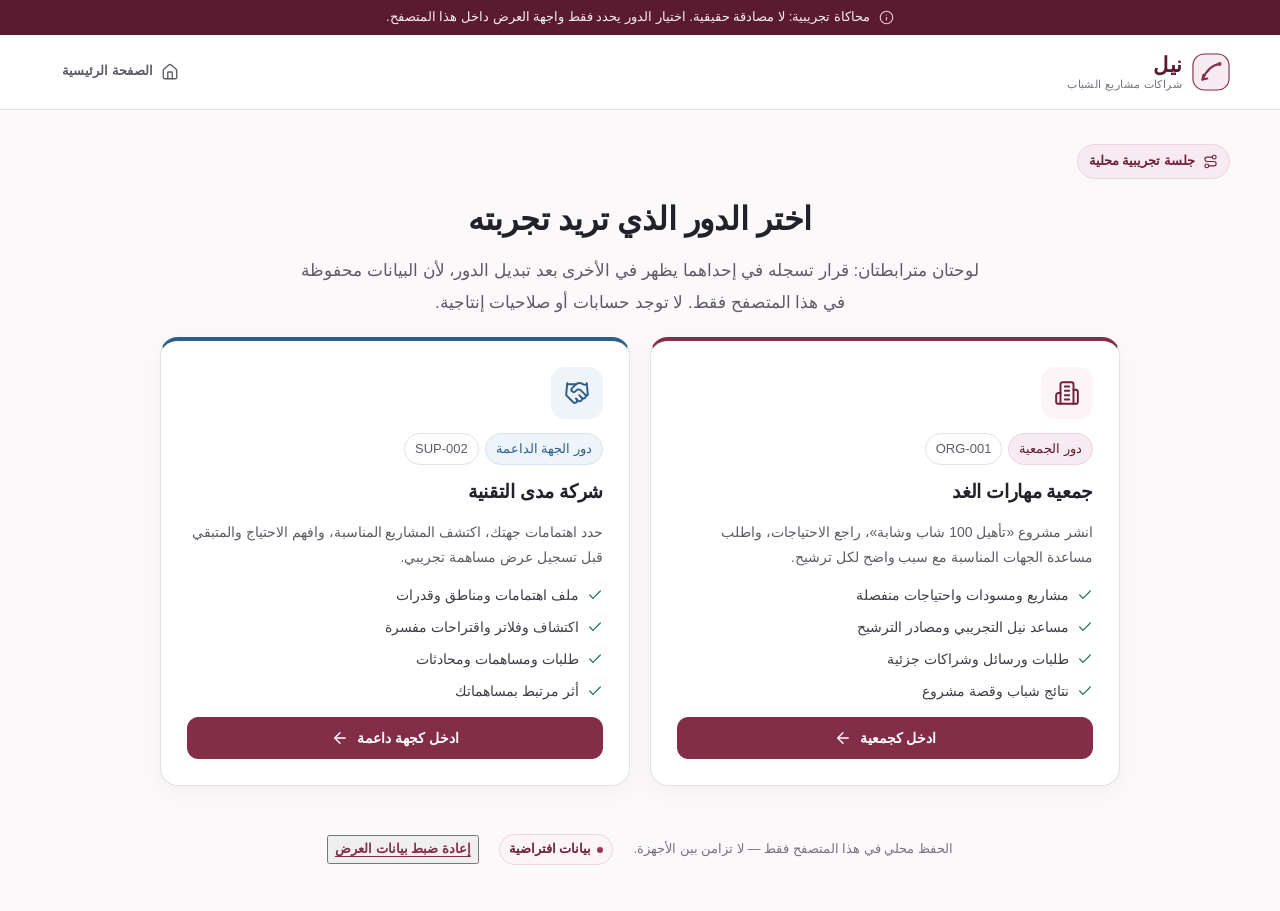
<file: demo.html>
<!DOCTYPE html>
<html lang="ar" dir="rtl">
<head>
  <meta charset="UTF-8">
  <meta name="viewport" content="width=device-width, initial-scale=1.0">
  <meta name="description" content="اختر دورك في محاكاة نيل: لوحة جمعية أو لوحة جهة داعمة، ببيانات محلية قابلة لإعادة الضبط.">
  <meta name="color-scheme" content="light">
  <title>اختر دورك — نيل</title>
  <link rel="icon" href="./assets/favicon.svg" type="image/svg+xml">
  <link rel="stylesheet" href="./assets/css/tokens.css">
  <link rel="stylesheet" href="./assets/css/global.css">
  <link rel="stylesheet" href="./assets/css/landing.css">
  <link rel="stylesheet" href="./assets/css/responsive.css">
</head>
<body class="demo-page">
  <a class="skip-link" href="#demo-main">تجاوز إلى اختيار الدور</a>

  <div class="demo-ribbon" role="note">
    <span data-icon="info" data-icon-size="15"></span>
    <span>محاكاة تجريبية: لا مصادقة حقيقية. اختيار الدور يحدد فقط واجهة العرض داخل هذا المتصفح.</span>
  </div>

  <header class="site-header">
    <div class="container site-header-inner">
      <a class="brand-mark" href="./index.html" aria-label="العودة إلى الصفحة الرئيسية">
        <svg class="brand-symbol" viewBox="0 0 40 40" aria-hidden="true">
          <rect x="1" y="1" width="38" height="38" rx="12" fill="#F7EAF0" stroke="#842D49" stroke-width="1.2"></rect>
          <path d="M11 28c4.4-10.4 11.4-15.6 18-16.4" fill="none" stroke="#842D49" stroke-width="2.2" stroke-linecap="round"></path>
          <path d="m11 28 5.1-1.1M11 28l1-5" fill="none" stroke="#842D49" stroke-width="2.2" stroke-linecap="round"></path>
          <circle cx="29" cy="11.6" r="2.2" fill="#9B3654"></circle>
        </svg>
        <span class="brand-word"><strong>نيل</strong><span>شراكات مشاريع الشباب</span></span>
      </a>
      <div class="header-actions">
        <a class="btn btn-ghost btn-sm" href="./index.html"><span data-icon="home" data-icon-size="16"></span> الصفحة الرئيسية</a>
      </div>
    </div>
  </header>

  <main id="demo-main">
    <div class="container">
      <div class="demo-page-head">
        <span class="eyebrow"><span data-icon="route" data-icon-size="15"></span> جلسة تجريبية محلية</span>
        <h1>اختر الدور الذي تريد تجربته</h1>
        <p>لوحتان مترابطتان: قرار تسجله في إحداهما يظهر في الأخرى بعد تبديل الدور، لأن البيانات محفوظة في هذا المتصفح فقط. لا توجد حسابات أو صلاحيات إنتاجية.</p>
      </div>

      <div class="demo-continue" id="continue-session" hidden>
        <p id="continue-session-text">لديك جلسة محفوظة في هذا المتصفح.</p>
        <a class="btn btn-primary btn-sm" href="./app.html" id="continue-session-link">متابعة الجلسة الحالية</a>
      </div>

      <div class="role-choice-grid">
        <article class="role-choice-card is-association" data-role-card="association">
          <span class="role-choice-icon"><span data-icon="building-2" data-icon-size="26"></span></span>
          <div class="role-choice-meta">
            <span class="chip is-brand">دور الجمعية</span>
            <span class="chip">ORG-001</span>
          </div>
          <h2>جمعية مهارات الغد</h2>
          <p>انشر مشروع «تأهيل 100 شاب وشابة»، راجع الاحتياجات، واطلب مساعدة الجهات المناسبة مع سبب واضح لكل ترشيح.</p>
          <ul>
            <li><span data-icon="check" data-icon-size="16"></span> مشاريع ومسودات واحتياجات منفصلة</li>
            <li><span data-icon="check" data-icon-size="16"></span> مساعد نيل التجريبي ومصادر الترشيح</li>
            <li><span data-icon="check" data-icon-size="16"></span> طلبات ورسائل وشراكات جزئية</li>
            <li><span data-icon="check" data-icon-size="16"></span> نتائج شباب وقصة مشروع</li>
          </ul>
          <button type="button" class="btn btn-primary" data-start-role="association">
            ادخل كجمعية <span data-icon="arrow-left" data-icon-size="16"></span>
          </button>
        </article>

        <article class="role-choice-card is-supporter" data-role-card="supporter">
          <span class="role-choice-icon"><span data-icon="handshake" data-icon-size="26"></span></span>
          <div class="role-choice-meta">
            <span class="chip is-info">دور الجهة الداعمة</span>
            <span class="chip">SUP-002</span>
          </div>
          <h2>شركة مدى التقنية</h2>
          <p>حدد اهتمامات جهتك، اكتشف المشاريع المناسبة، وافهم الاحتياج والمتبقي قبل تسجيل عرض مساهمة تجريبي.</p>
          <ul>
            <li><span data-icon="check" data-icon-size="16"></span> ملف اهتمامات ومناطق وقدرات</li>
            <li><span data-icon="check" data-icon-size="16"></span> اكتشاف وفلاتر واقتراحات مفسرة</li>
            <li><span data-icon="check" data-icon-size="16"></span> طلبات ومساهمات ومحادثات</li>
            <li><span data-icon="check" data-icon-size="16"></span> أثر مرتبط بمساهماتك</li>
          </ul>
          <button type="button" class="btn btn-primary" data-start-role="supporter">
            ادخل كجهة داعمة <span data-icon="arrow-left" data-icon-size="16"></span>
          </button>
        </article>
      </div>

      <div class="demo-page-foot">
        <span>الحفظ محلي في هذا المتصفح فقط — لا تزامن بين الأجهزة.</span>
        <span class="demo-tag">بيانات افتراضية</span>
        <button type="button" data-reset-demo>إعادة ضبط بيانات العرض</button>
      </div>
    </div>
  </main>

  <div id="modal-root"></div>
  <script type="module" src="./assets/js/demo.js"></script>
</body>
</html>
</file>
<file: assets/css/tokens.css>
:root {
  --brand-900: #5A1A30;
  --brand-800: #6E223A;
  --brand-700: #842D49;
  --brand-600: #9B3654;
  --brand-500: #B14A6B;
  --brand-100: #F7EAF0;
  --brand-050: #FCF5F8;

  --surface: #FFFFFF;
  --canvas: #F8F7F8;
  --surface-alt: #F1EFF1;
  --surface-warm: #FBF9FA;

  --text-900: #222028;
  --text-700: #403C46;
  --text-600: #5F5B65;
  --text-500: #77727D;
  --text-on-brand: #FFFFFF;

  --border: #E5E1E5;
  --border-strong: #D4CED5;

  --success: #1B7555;
  --success-bg: #EAF6F0;
  --warning: #925F18;
  --warning-bg: #FFF5DF;
  --danger: #AB3545;
  --danger-bg: #FBEDEF;
  --info: #2D5F8B;
  --info-bg: #EDF4FA;
  --neutral-bg: #F1EFF1;

  --radius-card: 18px;
  --radius-control: 11px;
  --radius-pill: 999px;
  --radius-sm: 8px;

  --shadow-soft: 0 7px 24px rgba(28, 22, 32, 0.045);
  --shadow-card: 0 1px 2px rgba(28, 22, 32, 0.04);
  --shadow-pop: 0 18px 50px rgba(28, 22, 32, 0.13);

  --ease-fast: 170ms ease;
  --transition-control: background-color .18s ease, border-color .18s ease, color .18s ease, box-shadow .18s ease, opacity .18s ease;

  --font-sans: "IBM Plex Sans Arabic", "Tajawal", "Segoe UI", Tahoma, Arial, sans-serif;

  --fs-hero: clamp(2.15rem, 4.6vw, 3.9rem);
  --fs-2xl: clamp(1.6rem, 2.5vw, 2.1rem);
  --fs-xl: 1.45rem;
  --fs-lg: 1.2rem;
  --fs-md: 1.0625rem;
  --fs-base: 1rem;
  --fs-sm: 0.875rem;
  --fs-xs: 0.8125rem;

  --container: 1180px;
  --sidebar-w: 276px;
  --topbar-h: 68px;

  --focus-ring: 0 0 0 3px rgba(155, 54, 84, 0.25);
  --focus-outline: 2px solid var(--brand-700);

  --line-height: 1.75;
}
</file>
<file: assets/css/global.css>
*,
*::before,
*::after {
  box-sizing: border-box;
}

html {
  -webkit-text-size-adjust: 100%;
  text-size-adjust: 100%;
}

@media (prefers-reduced-motion: no-preference) {
  html {
    scroll-behavior: smooth;
  }
}

body {
  margin: 0;
  min-height: 100vh;
  background-color: var(--canvas);
  color: var(--text-900);
  font-family: var(--font-sans);
  font-size: var(--fs-base);
  line-height: var(--line-height);
  -webkit-font-smoothing: antialiased;
  text-rendering: optimizeLegibility;
}

body.is-locked {
  overflow: hidden;
}

h1,
h2,
h3,
h4,
h5,
h6,
p,
figure,
blockquote {
  margin: 0;
}

h1,
h2,
h3,
h4 {
  line-height: 1.38;
  font-weight: 700;
  letter-spacing: -0.015em;
}

ul,
ol {
  margin: 0;
  padding: 0;
  list-style: none;
}

button,
input,
select,
textarea {
  font: inherit;
  color: inherit;
}

button {
  cursor: pointer;
}

button:disabled {
  cursor: not-allowed;
}

a {
  color: var(--brand-700);
  text-decoration-thickness: 1px;
  text-underline-offset: 3px;
  transition: var(--transition-control);
}

a:hover {
  color: var(--brand-600);
}

img,
svg {
  display: block;
  max-width: 100%;
}

svg {
  flex: none;
}

strong,
b {
  font-weight: 700;
}

small {
  font-size: var(--fs-sm);
}

hr {
  border: 0;
  border-top: 1px solid var(--border);
  margin: 20px 0;
}

::selection {
  background-color: var(--brand-100);
  color: var(--brand-900);
}

:focus-visible {
  outline: var(--focus-outline);
  outline-offset: 2px;
}

[hidden] {
  display: none !important;
}

.visually-hidden {
  position: absolute !important;
  width: 1px;
  height: 1px;
  padding: 0;
  margin: -1px;
  overflow: hidden;
  clip: rect(0, 0, 0, 0);
  white-space: nowrap;
  border: 0;
}

.skip-link {
  position: fixed;
  inset-block-start: 10px;
  inset-inline-start: 10px;
  z-index: 300;
  padding: 10px 16px;
  border-radius: var(--radius-control);
  background-color: var(--brand-900);
  color: #fff;
  font-weight: 700;
  text-decoration: none;
  box-shadow: var(--shadow-pop);
}

.skip-link:not(:focus) {
  position: absolute;
  width: 1px;
  height: 1px;
  overflow: hidden;
  clip: rect(0, 0, 0, 0);
  white-space: nowrap;
}

.container {
  width: min(100% - 40px, var(--container));
  margin-inline: auto;
}

.container-narrow {
  width: min(100% - 40px, 860px);
  margin-inline: auto;
}

.stack {
  display: flex;
  flex-direction: column;
  gap: 16px;
}

.cluster {
  display: flex;
  flex-wrap: wrap;
  align-items: center;
  gap: 10px;
}

.spread {
  display: flex;
  flex-wrap: wrap;
  align-items: center;
  justify-content: space-between;
  gap: 14px;
}

.muted {
  color: var(--text-600);
}

.subtle {
  color: var(--text-500);
}

.small {
  font-size: var(--fs-sm);
}

.strong {
  font-weight: 700;
}

.text-brand {
  color: var(--brand-700);
}

.text-success {
  color: var(--success);
}

.text-danger {
  color: var(--danger);
}

.text-warning {
  color: var(--warning);
}

.mono-num {
  font-variant-numeric: tabular-nums;
}

.prose p + p {
  margin-block-start: 12px;
}

.prose ul {
  list-style: disc;
  padding-inline-start: 22px;
  margin-block: 12px;
}

.prose li + li {
  margin-block-start: 6px;
}

a.plain-link {
  color: inherit;
  text-decoration: none;
}

a.plain-link:hover {
  color: var(--brand-700);
}

.brand-mark {
  display: inline-flex;
  align-items: center;
  gap: 10px;
  color: var(--brand-900);
  text-decoration: none;
  font-weight: 700;
}

.brand-mark:hover {
  color: var(--brand-900);
}

.brand-symbol {
  width: 38px;
  height: 38px;
  flex: none;
}

.brand-word {
  display: flex;
  flex-direction: column;
  line-height: 1.1;
}

.brand-word strong {
  font-size: 1.32rem;
  letter-spacing: 0.01em;
}

.brand-word span {
  margin-block-start: 3px;
  color: var(--text-500);
  font-size: 0.68rem;
  font-weight: 500;
  letter-spacing: 0.035em;
}

.btn {
  --btn-bg: var(--surface);
  --btn-border: var(--border-strong);
  --btn-color: var(--text-900);
  display: inline-flex;
  align-items: center;
  justify-content: center;
  gap: 8px;
  min-height: 42px;
  padding: 8px 16px;
  border: 1px solid var(--btn-border);
  border-radius: var(--radius-control);
  background-color: var(--btn-bg);
  color: var(--btn-color);
  font-size: var(--fs-sm);
  font-weight: 600;
  line-height: 1.3;
  text-align: center;
  text-decoration: none;
  white-space: nowrap;
  transition: var(--transition-control);
}

.btn:hover {
  color: var(--btn-color);
}

.btn:focus-visible {
  outline: var(--focus-outline);
  outline-offset: 2px;
  box-shadow: var(--focus-ring);
}

.btn:disabled,
.btn[aria-disabled="true"] {
  opacity: 0.52;
  box-shadow: none;
}

.btn svg {
  width: 18px;
  height: 18px;
}

.btn-primary {
  --btn-bg: var(--brand-700);
  --btn-border: var(--brand-700);
  --btn-color: #fff;
}

.btn-primary:hover {
  --btn-bg: var(--brand-600);
  --btn-border: var(--brand-600);
}

.btn-primary:active {
  --btn-bg: var(--brand-900);
  --btn-border: var(--brand-900);
}

.btn-secondary {
  --btn-bg: var(--brand-100);
  --btn-border: var(--brand-100);
  --btn-color: var(--brand-900);
}

.btn-secondary:hover {
  --btn-bg: #F1DDE6;
  --btn-border: #EED4E0;
}

.btn-outline {
  --btn-bg: transparent;
  --btn-border: var(--border-strong);
  --btn-color: var(--text-700);
}

.btn-outline:hover {
  --btn-bg: var(--brand-050);
  --btn-border: var(--brand-500);
  --btn-color: var(--brand-800);
}

.btn-ghost {
  --btn-bg: transparent;
  --btn-border: transparent;
  --btn-color: var(--text-600);
  min-height: 38px;
  padding-inline: 10px;
}

.btn-ghost:hover {
  --btn-bg: var(--surface-alt);
  --btn-color: var(--text-900);
}

.btn-success {
  --btn-bg: var(--success);
  --btn-border: var(--success);
  --btn-color: #fff;
}

.btn-success:hover {
  --btn-bg: #146143;
  --btn-border: #146143;
}

.btn-danger {
  --btn-bg: var(--danger-bg);
  --btn-border: #F1D3D8;
  --btn-color: var(--danger);
}

.btn-danger:hover {
  --btn-bg: #F7E1E5;
  --btn-border: #E9BDC4;
}

.btn-sm {
  min-height: 34px;
  padding: 5px 11px;
  border-radius: 9px;
  font-size: var(--fs-xs);
}

.btn-lg {
  min-height: 50px;
  padding: 12px 22px;
  border-radius: 13px;
  font-size: var(--fs-md);
}

.btn-block {
  width: 100%;
}

.btn-icon {
  width: 40px;
  height: 40px;
  min-height: 40px;
  padding: 0;
  border-radius: 50%;
}

.btn-icon.square {
  border-radius: var(--radius-control);
}

.icon-btn-plain {
  display: inline-grid;
  place-items: center;
  width: 36px;
  height: 36px;
  padding: 0;
  border: 1px solid transparent;
  border-radius: 9px;
  background-color: transparent;
  color: var(--text-600);
  transition: var(--transition-control);
}

.icon-btn-plain:hover {
  background-color: var(--surface-alt);
  color: var(--text-900);
}

.chip {
  display: inline-flex;
  align-items: center;
  gap: 6px;
  padding: 4px 10px;
  border: 1px solid var(--border);
  border-radius: var(--radius-pill);
  background-color: var(--surface);
  color: var(--text-600);
  font-size: var(--fs-xs);
  font-weight: 500;
  line-height: 1.7;
  white-space: nowrap;
}

.chip svg {
  width: 14px;
  height: 14px;
}

.chip.is-brand {
  border-color: #EED4E0;
  background-color: var(--brand-100);
  color: var(--brand-900);
}

.chip.is-success {
  border-color: #D2EADF;
  background-color: var(--success-bg);
  color: var(--success);
}

.chip.is-warning {
  border-color: #F2E3C2;
  background-color: var(--warning-bg);
  color: var(--warning);
}

.chip.is-danger {
  border-color: #F0D2D7;
  background-color: var(--danger-bg);
  color: var(--danger);
}

.chip.is-info {
  border-color: #D7E4F0;
  background-color: var(--info-bg);
  color: var(--info);
}

.badge {
  display: inline-flex;
  align-items: center;
  gap: 5px;
  padding: 3px 9px;
  border: 1px solid transparent;
  border-radius: var(--radius-pill);
  background-color: var(--neutral-bg);
  color: var(--text-600);
  font-size: var(--fs-xs);
  font-weight: 600;
  line-height: 1.65;
  white-space: nowrap;
}

.badge svg {
  width: 13px;
  height: 13px;
}

.badge.is-success {
  background-color: var(--success-bg);
  color: var(--success);
}

.badge.is-warning {
  background-color: var(--warning-bg);
  color: var(--warning);
}

.badge.is-danger {
  background-color: var(--danger-bg);
  color: var(--danger);
}

.badge.is-info {
  background-color: var(--info-bg);
  color: var(--info);
}

.badge.is-brand {
  background-color: var(--brand-100);
  color: var(--brand-800);
}

.badge.is-outline {
  background-color: var(--surface);
  border-color: var(--border);
  color: var(--text-600);
}

.note-strip {
  display: flex;
  align-items: flex-start;
  gap: 10px;
  padding: 12px 14px;
  border: 1px solid var(--border);
  border-radius: var(--radius-control);
  background-color: var(--surface-warm);
  color: var(--text-600);
  font-size: var(--fs-sm);
  line-height: 1.7;
}

.note-strip svg {
  width: 18px;
  height: 18px;
  margin-block-start: 2px;
  color: var(--brand-600);
}

.note-strip.is-warning {
  border-color: #EFE1C4;
  background-color: var(--warning-bg);
  color: #6B4917;
}

.note-strip.is-warning svg {
  color: var(--warning);
}

.note-strip.is-success {
  border-color: #CFE7DC;
  background-color: var(--success-bg);
  color: #155D45;
}

.note-strip.is-danger {
  border-color: #EFD2D7;
  background-color: var(--danger-bg);
  color: #8B2F3B;
}

.card {
  border: 1px solid var(--border);
  border-radius: var(--radius-card);
  background-color: var(--surface);
  box-shadow: var(--shadow-card);
}

.card-pad {
  padding: 22px;
}

.card-head {
  display: flex;
  flex-wrap: wrap;
  align-items: flex-start;
  justify-content: space-between;
  gap: 12px;
  padding: 18px 22px;
  border-block-end: 1px solid var(--border);
}

.card-head h2,
.card-head h3 {
  font-size: 1.06rem;
}

.card-head p {
  margin-block-start: 4px;
  color: var(--text-600);
  font-size: var(--fs-sm);
}

.card-body {
  padding: 20px 22px;
}

.card-footer {
  padding: 14px 22px;
  border-block-start: 1px solid var(--border);
  background-color: var(--surface-warm);
  border-end-start-radius: var(--radius-card);
  border-end-end-radius: var(--radius-card);
}

.divider {
  height: 1px;
  background-color: var(--border);
  margin-block: 18px;
}

.field {
  display: flex;
  flex-direction: column;
  gap: 6px;
}

.field > label,
.field-label {
  color: var(--text-700);
  font-size: var(--fs-sm);
  font-weight: 600;
}

.field .req {
  color: var(--danger);
}

.field-hint {
  color: var(--text-500);
  font-size: var(--fs-xs);
  line-height: 1.6;
}

.field-error {
  display: none;
  color: var(--danger);
  font-size: var(--fs-xs);
  font-weight: 500;
  line-height: 1.6;
}

.field.has-error .field-error,
.field-error.is-visible {
  display: block;
}

.field.has-error .input,
.field.has-error .select,
.field.has-error .textarea {
  border-color: var(--danger);
  background-color: #FFFAFA;
}

.input,
.select,
.textarea {
  width: 100%;
  min-height: 42px;
  padding: 8px 12px;
  border: 1px solid var(--border-strong);
  border-radius: var(--radius-control);
  background-color: var(--surface);
  color: var(--text-900);
  font-size: var(--fs-sm);
  line-height: 1.6;
  transition: var(--transition-control);
}

.input::placeholder,
.textarea::placeholder {
  color: #948E98;
}

.input:hover,
.select:hover,
.textarea:hover {
  border-color: #C6BEC8;
}

.input:focus,
.select:focus,
.textarea:focus {
  outline: none;
  border-color: var(--brand-600);
  box-shadow: var(--focus-ring);
}

.textarea {
  min-height: 110px;
  resize: vertical;
}

.select {
  appearance: none;
  padding-inline-end: 34px;
  background-image: url("data:image/svg+xml,%3Csvg xmlns='http://www.w3.org/2000/svg' width='16' height='16' viewBox='0 0 24 24' fill='none' stroke='%235F5B65' stroke-width='2' stroke-linecap='round' stroke-linejoin='round'%3E%3Cpath d='m6 9 6 6 6-6'/%3E%3C/svg%3E");
  background-repeat: no-repeat;
  background-position: left 12px center;
}

html[dir="rtl"] .select {
  background-position: left 12px center;
}

.input[type="date"],
.input[type="number"] {
  font-variant-numeric: tabular-nums;
}

.check {
  display: flex;
  align-items: flex-start;
  gap: 9px;
  color: var(--text-700);
  font-size: var(--fs-sm);
  line-height: 1.6;
  cursor: pointer;
}

.check input {
  width: 18px;
  height: 18px;
  margin-block-start: 2px;
  accent-color: var(--brand-700);
}

.radio-row {
  display: flex;
  flex-wrap: wrap;
  gap: 8px;
}

.radio-chip {
  position: relative;
}

.radio-chip input {
  position: absolute;
  opacity: 0;
  inline-size: 1px;
  block-size: 1px;
}

.radio-chip span {
  display: inline-flex;
  align-items: center;
  gap: 6px;
  min-height: 36px;
  padding: 5px 12px;
  border: 1px solid var(--border-strong);
  border-radius: var(--radius-pill);
  background-color: var(--surface);
  color: var(--text-600);
  font-size: var(--fs-xs);
  font-weight: 500;
  transition: var(--transition-control);
}

.radio-chip input:checked + span {
  border-color: var(--brand-500);
  background-color: var(--brand-100);
  color: var(--brand-900);
  font-weight: 600;
}

.radio-chip input:focus-visible + span {
  outline: var(--focus-outline);
  outline-offset: 2px;
}

.form-grid {
  display: grid;
  grid-template-columns: repeat(2, minmax(0, 1fr));
  gap: 16px;
}

.form-grid .span-2 {
  grid-column: 1 / -1;
}

.form-actions {
  display: flex;
  flex-wrap: wrap;
  align-items: center;
  justify-content: flex-end;
  gap: 10px;
  padding-block-start: 18px;
  margin-block-start: 4px;
  border-block-start: 1px solid var(--border);
}

.table-wrap {
  width: 100%;
  overflow-x: auto;
  -webkit-overflow-scrolling: touch;
}

.table {
  width: 100%;
  border-collapse: collapse;
  font-size: var(--fs-sm);
  text-align: start;
}

.table th,
.table td {
  padding: 12px 14px;
  border-block-end: 1px solid var(--border);
  vertical-align: middle;
  text-align: start;
}

.table th {
  background-color: var(--surface-warm);
  color: var(--text-600);
  font-size: var(--fs-xs);
  font-weight: 600;
  white-space: nowrap;
}

.table tbody tr {
  transition: background-color var(--ease-fast);
}

.table tbody tr:hover {
  background-color: var(--brand-050);
}

.table tbody tr:last-child td {
  border-block-end: 0;
}

.table .cell-title {
  color: var(--text-900);
  font-weight: 600;
}

.table .cell-stack {
  display: flex;
  flex-direction: column;
  gap: 2px;
}

.table .cell-stack small {
  color: var(--text-500);
  font-size: var(--fs-xs);
}

.table .actions-cell {
  white-space: nowrap;
}

.table .num {
  font-variant-numeric: tabular-nums;
  white-space: nowrap;
}

.progress {
  width: 100%;
  height: 8px;
  overflow: hidden;
  border-radius: var(--radius-pill);
  background-color: var(--surface-alt);
}

.progress > span {
  display: block;
  height: 100%;
  border-radius: inherit;
  background-color: var(--brand-600);
}

.progress.is-success > span {
  background-color: var(--success);
}

.progress.is-warning > span {
  background-color: #C58A2F;
}

.progress.is-info > span {
  background-color: var(--info);
}

.progress-label {
  display: flex;
  align-items: center;
  justify-content: space-between;
  gap: 12px;
  margin-block-end: 6px;
  color: var(--text-600);
  font-size: var(--fs-xs);
}

.empty-state {
  display: flex;
  flex-direction: column;
  align-items: center;
  justify-content: center;
  padding: 42px 24px;
  text-align: center;
}

.empty-state-icon {
  display: grid;
  place-items: center;
  width: 58px;
  height: 58px;
  margin-block-end: 14px;
  border-radius: 18px;
  background-color: var(--brand-100);
  color: var(--brand-700);
}

.empty-state-icon svg {
  width: 28px;
  height: 28px;
}

.empty-state h3 {
  font-size: var(--fs-md);
}

.empty-state p {
  max-width: 440px;
  margin-block-start: 6px;
  color: var(--text-600);
  font-size: var(--fs-sm);
}

.empty-state .btn {
  margin-block-start: 16px;
}

.skeleton {
  position: relative;
  overflow: hidden;
  border-radius: var(--radius-sm);
  background-color: var(--surface-alt);
}

.skeleton::after {
  content: "";
  position: absolute;
  inset: 0;
  background-color: rgba(255, 255, 255, 0.38);
  animation: skeleton-fade 1.4s ease-in-out infinite alternate;
}

@keyframes skeleton-fade {
  from { opacity: 0.2; }
  to { opacity: 0.8; }
}

.modal-root:empty {
  display: none;
}

.modal-backdrop {
  position: fixed;
  inset: 0;
  z-index: 200;
  display: grid;
  place-items: center;
  padding: 22px;
  background-color: rgba(34, 32, 40, 0.48);
  animation: overlay-in 160ms ease both;
}

@keyframes overlay-in {
  from { opacity: 0; }
  to { opacity: 1; }
}

.modal {
  width: min(100%, 620px);
  max-height: min(90vh, 900px);
  display: flex;
  flex-direction: column;
  overflow: hidden;
  border: 1px solid var(--border);
  border-radius: 20px;
  background-color: var(--surface);
  box-shadow: var(--shadow-pop);
  animation: modal-in 180ms ease both;
}

.modal.is-wide {
  width: min(100%, 840px);
}

.modal.is-narrow {
  width: min(100%, 470px);
}

@keyframes modal-in {
  from { opacity: 0; }
  to { opacity: 1; }
}

.modal-header {
  display: flex;
  align-items: flex-start;
  justify-content: space-between;
  gap: 16px;
  padding: 20px 22px 16px;
  border-block-end: 1px solid var(--border);
}

.modal-header h2 {
  font-size: var(--fs-lg);
}

.modal-header p {
  margin-block-start: 4px;
  color: var(--text-600);
  font-size: var(--fs-sm);
}

.modal-body {
  padding: 20px 22px;
  overflow-y: auto;
}

.modal-footer {
  display: flex;
  flex-wrap: wrap;
  justify-content: flex-end;
  gap: 10px;
  padding: 15px 22px;
  border-block-start: 1px solid var(--border);
  background-color: var(--surface-warm);
}

.toast-region {
  position: fixed;
  inset-block-end: 20px;
  inset-inline-start: 20px;
  z-index: 260;
  display: flex;
  flex-direction: column;
  gap: 10px;
  width: min(380px, calc(100vw - 40px));
  pointer-events: none;
}

.toast {
  display: flex;
  align-items: flex-start;
  gap: 10px;
  padding: 13px 15px;
  border: 1px solid var(--border-strong);
  border-inline-start: 4px solid var(--brand-600);
  border-radius: var(--radius-control);
  background-color: var(--surface);
  box-shadow: var(--shadow-pop);
  color: var(--text-700);
  font-size: var(--fs-sm);
  line-height: 1.6;
  pointer-events: auto;
  animation: toast-in 180ms ease both;
}

.toast.is-success {
  border-inline-start-color: var(--success);
}

.toast.is-warning {
  border-inline-start-color: var(--warning);
}

.toast.is-danger {
  border-inline-start-color: var(--danger);
}

.toast svg {
  width: 19px;
  height: 19px;
  margin-block-start: 1px;
  color: var(--brand-700);
}

.toast.is-success svg { color: var(--success); }
.toast.is-warning svg { color: var(--warning); }
.toast.is-danger svg { color: var(--danger); }

.toast-content {
  flex: 1;
}

.toast-content strong {
  display: block;
  color: var(--text-900);
  font-size: var(--fs-sm);
}

.toast-content span {
  display: block;
  margin-block-start: 2px;
  color: var(--text-600);
  font-size: var(--fs-xs);
}

.toast-close {
  display: grid;
  place-items: center;
  width: 26px;
  height: 26px;
  padding: 0;
  border: 0;
  border-radius: 7px;
  background-color: transparent;
  color: var(--text-500);
}

.toast-close:hover {
  background-color: var(--surface-alt);
  color: var(--text-900);
}

@keyframes toast-in {
  from { opacity: 0; }
  to { opacity: 1; }
}

details.menu {
  position: relative;
}

details.menu > summary {
  list-style: none;
  cursor: pointer;
}

details.menu > summary::-webkit-details-marker {
  display: none;
}

.menu-panel {
  position: absolute;
  inset-block-start: calc(100% + 10px);
  inset-inline-start: 0;
  z-index: 80;
  width: min(340px, calc(100vw - 32px));
  padding: 8px;
  border: 1px solid var(--border);
  border-radius: 14px;
  background-color: var(--surface);
  box-shadow: var(--shadow-pop);
}

.menu-panel-head {
  display: flex;
  align-items: center;
  justify-content: space-between;
  gap: 12px;
  padding: 8px 10px 10px;
  border-block-end: 1px solid var(--border);
}

.menu-panel-head strong {
  font-size: var(--fs-sm);
}

.menu-panel-list {
  max-height: 330px;
  overflow-y: auto;
}

.menu-item {
  display: block;
  padding: 10px;
  border-radius: 9px;
  color: var(--text-700);
  text-decoration: none;
  transition: background-color var(--ease-fast);
}

.menu-item:hover {
  background-color: var(--brand-050);
  color: var(--text-900);
}

.menu-item strong {
  display: block;
  font-size: var(--fs-sm);
}

.menu-item span {
  display: block;
  margin-block-start: 2px;
  color: var(--text-500);
  font-size: var(--fs-xs);
  line-height: 1.55;
}

.menu-empty {
  padding: 22px 12px;
  color: var(--text-500);
  font-size: var(--fs-sm);
  text-align: center;
}

.tabs {
  display: flex;
  flex-wrap: wrap;
  gap: 6px;
  padding: 5px;
  border: 1px solid var(--border);
  border-radius: 13px;
  background-color: var(--surface-alt);
}

.tab {
  display: inline-flex;
  align-items: center;
  gap: 7px;
  min-height: 36px;
  padding: 5px 13px;
  border: 1px solid transparent;
  border-radius: 9px;
  background-color: transparent;
  color: var(--text-600);
  font-size: var(--fs-sm);
  font-weight: 500;
  transition: var(--transition-control);
}

.tab:hover {
  background-color: var(--surface);
  color: var(--text-900);
}

.tab[aria-selected="true"],
.tab.is-active {
  border-color: var(--border);
  background-color: var(--surface);
  color: var(--brand-800);
  font-weight: 600;
  box-shadow: var(--shadow-card);
}

.count-pill {
  display: inline-grid;
  place-items: center;
  min-width: 22px;
  height: 22px;
  padding-inline: 6px;
  border-radius: var(--radius-pill);
  background-color: var(--brand-100);
  color: var(--brand-900);
  font-size: 0.72rem;
  font-weight: 700;
  font-variant-numeric: tabular-nums;
}

.avatar {
  display: grid;
  place-items: center;
  flex: none;
  width: 40px;
  height: 40px;
  border-radius: 12px;
  background-color: var(--brand-100);
  color: var(--brand-800);
  font-size: var(--fs-sm);
  font-weight: 700;
}

.avatar.is-round {
  border-radius: 50%;
}

.avatar.is-lg {
  width: 52px;
  height: 52px;
  border-radius: 16px;
  font-size: var(--fs-md);
}

.avatar.is-neutral {
  background-color: var(--surface-alt);
  color: var(--text-700);
}

.demo-tag {
  display: inline-flex;
  align-items: center;
  gap: 6px;
  padding: 3px 9px;
  border: 1px solid #EED4E0;
  border-radius: var(--radius-pill);
  background-color: var(--brand-050);
  color: var(--brand-800);
  font-size: var(--fs-xs);
  font-weight: 600;
  white-space: nowrap;
}

.demo-tag::before {
  content: "";
  width: 6px;
  height: 6px;
  border-radius: 50%;
  background-color: var(--brand-600);
}

.kbd {
  display: inline-block;
  min-width: 22px;
  padding: 1px 6px;
  border: 1px solid var(--border-strong);
  border-radius: 5px;
  background-color: var(--surface);
  box-shadow: 0 1px 0 var(--border-strong);
  color: var(--text-600);
  font-size: 0.72rem;
  text-align: center;
}

@media (prefers-reduced-motion: reduce) {
  *,
  *::before,
  *::after {
    animation-duration: 0.01ms !important;
    animation-iteration-count: 1 !important;
    transition-duration: 0.01ms !important;
    scroll-behavior: auto !important;
  }
}

@media (max-width: 720px) {
  .container,
  .container-narrow {
    width: min(100% - 28px, var(--container));
  }

  .form-grid {
    grid-template-columns: 1fr;
  }

  .modal-backdrop {
    padding: 10px;
    align-items: end;
  }

  .modal {
    max-height: 92vh;
    border-radius: 18px 18px 12px 12px;
  }

  .modal-header,
  .modal-body,
  .modal-footer {
    padding-inline: 16px;
  }

  .toast-region {
    inset-inline: 14px;
    inset-block-end: 14px;
    width: auto;
  }
}
</file>
<file: assets/css/landing.css>
.landing-body {
  background-color: var(--surface);
}

.demo-ribbon {
  display: flex;
  align-items: center;
  justify-content: center;
  gap: 9px;
  min-height: 34px;
  padding: 6px 18px;
  background-color: var(--brand-900);
  color: #F9EEF3;
  font-size: var(--fs-xs);
  text-align: center;
}

.demo-ribbon svg {
  width: 15px;
  height: 15px;
  color: #EBC6D5;
}

.site-header {
  position: sticky;
  inset-block-start: 0;
  z-index: 70;
  border-block-end: 1px solid var(--border);
  background-color: rgba(255, 255, 255, 0.97);
}

.site-header-inner {
  display: flex;
  align-items: center;
  justify-content: space-between;
  gap: 22px;
  min-height: 74px;
}

.site-nav {
  display: flex;
  align-items: center;
  gap: 4px;
}

.nav-link {
  display: inline-flex;
  align-items: center;
  min-height: 38px;
  padding: 4px 10px;
  border-radius: 9px;
  color: var(--text-600);
  font-size: var(--fs-sm);
  font-weight: 500;
  text-decoration: none;
  transition: var(--transition-control);
}

.nav-link:hover {
  background-color: var(--brand-050);
  color: var(--brand-800);
}

.header-actions {
  display: flex;
  align-items: center;
  gap: 8px;
}

.menu-toggle {
  display: none;
}

.mobile-nav {
  display: none;
}

.hero {
  position: relative;
  overflow: hidden;
  padding-block: 76px 84px;
  background-color: var(--surface-warm);
  border-block-end: 1px solid var(--border);
}

.hero::before {
  content: "";
  position: absolute;
  inset-block-start: -180px;
  inset-inline-start: -110px;
  width: 470px;
  height: 470px;
  border: 1px solid #EEE4E9;
  border-radius: 50%;
  pointer-events: none;
}

.hero::after {
  content: "";
  position: absolute;
  inset-block-end: -230px;
  inset-inline-end: -150px;
  width: 520px;
  height: 520px;
  border: 1px solid #EEE4E9;
  border-radius: 50%;
  pointer-events: none;
}

.hero-grid {
  position: relative;
  z-index: 1;
  display: grid;
  grid-template-columns: minmax(0, 1.02fr) minmax(360px, 0.88fr);
  align-items: center;
  gap: 54px;
}

.eyebrow {
  display: inline-flex;
  align-items: center;
  gap: 8px;
  margin-block-end: 18px;
  padding: 5px 11px;
  border: 1px solid #EED4E0;
  border-radius: var(--radius-pill);
  background-color: var(--brand-100);
  color: var(--brand-800);
  font-size: var(--fs-xs);
  font-weight: 600;
}

.eyebrow svg {
  width: 15px;
  height: 15px;
}

.hero h1 {
  max-width: 780px;
  font-size: var(--fs-hero);
  line-height: 1.3;
  letter-spacing: -0.035em;
}

.hero h1 .highlight {
  display: inline;
  color: var(--brand-700);
}

.hero-lead {
  max-width: 660px;
  margin-block-start: 20px;
  color: var(--text-600);
  font-size: var(--fs-md);
  line-height: 1.9;
}

.hero-actions {
  display: flex;
  flex-wrap: wrap;
  gap: 10px;
  margin-block-start: 28px;
}

.hero-actions .btn {
  min-height: 48px;
  padding-inline: 20px;
}

.hero-points {
  display: flex;
  flex-wrap: wrap;
  gap: 10px 22px;
  margin-block-start: 28px;
  padding-block-start: 22px;
  border-block-start: 1px solid var(--border);
}

.hero-points li {
  display: flex;
  align-items: center;
  gap: 7px;
  color: var(--text-600);
  font-size: var(--fs-sm);
}

.hero-points svg {
  width: 16px;
  height: 16px;
  color: var(--success);
}

.hero-preview {
  position: relative;
}

.hero-preview::before {
  content: "";
  position: absolute;
  inset-block-start: 28px;
  inset-inline-start: -32px;
  z-index: -1;
  width: 90%;
  height: 92%;
  border: 1px solid var(--border);
  border-radius: 24px;
  background-color: var(--brand-100);
}

.preview-card {
  position: relative;
  padding: 22px;
  border: 1px solid var(--border);
  border-radius: 22px;
  background-color: var(--surface);
  box-shadow: var(--shadow-soft);
}

.preview-top {
  display: flex;
  align-items: flex-start;
  justify-content: space-between;
  gap: 12px;
  padding-block-end: 15px;
  border-block-end: 1px solid var(--border);
}

.preview-org {
  display: flex;
  align-items: center;
  gap: 9px;
  color: var(--text-600);
  font-size: var(--fs-xs);
  font-weight: 500;
}

.preview-org .avatar {
  width: 32px;
  height: 32px;
  border-radius: 9px;
  font-size: 0.72rem;
}

.preview-card h2 {
  margin-block-start: 12px;
  font-size: 1.18rem;
  line-height: 1.5;
}

.preview-meta {
  display: flex;
  flex-wrap: wrap;
  gap: 6px;
  margin-block-start: 9px;
}

.preview-meta .chip {
  background-color: var(--surface-warm);
}

.needs-preview {
  display: grid;
  gap: 8px;
  margin-block-start: 17px;
}

.need-preview {
  display: grid;
  grid-template-columns: 30px minmax(0, 1fr) auto;
  align-items: center;
  gap: 9px;
  padding: 9px 10px;
  border: 1px solid var(--border);
  border-radius: 11px;
  background-color: var(--surface);
}

.need-preview-icon {
  display: grid;
  place-items: center;
  width: 30px;
  height: 30px;
  border-radius: 8px;
  background-color: var(--brand-050);
  color: var(--brand-700);
}

.need-preview-icon svg {
  width: 16px;
  height: 16px;
}

.need-preview strong {
  display: block;
  overflow: hidden;
  color: var(--text-700);
  font-size: var(--fs-xs);
  font-weight: 600;
  text-overflow: ellipsis;
  white-space: nowrap;
}

.need-preview small {
  display: block;
  margin-block-start: 1px;
  color: var(--text-500);
  font-size: 0.72rem;
}

.preview-footer {
  display: flex;
  align-items: center;
  justify-content: space-between;
  gap: 12px;
  margin-block-start: 17px;
  padding-block-start: 14px;
  border-block-start: 1px solid var(--border);
  color: var(--text-500);
  font-size: var(--fs-xs);
}

.preview-footer .participants {
  display: flex;
  align-items: center;
  gap: 5px;
}

.preview-footer svg {
  width: 15px;
  height: 15px;
}

.section {
  padding-block: 84px;
}

.section-tight {
  padding-block: 58px;
}

.section-soft {
  background-color: var(--canvas);
  border-block: 1px solid var(--border);
}

.section-warm {
  background-color: var(--surface-warm);
}

.section-head {
  max-width: 720px;
  margin-block-end: 36px;
}

.section-head.is-center {
  margin-inline: auto;
  text-align: center;
}

.section-kicker {
  display: inline-flex;
  align-items: center;
  gap: 7px;
  margin-block-end: 10px;
  color: var(--brand-700);
  font-size: var(--fs-sm);
  font-weight: 700;
}

.section-kicker::before {
  content: "";
  width: 20px;
  height: 2px;
  background-color: var(--brand-500);
}

.section-head.is-center .section-kicker::before {
  display: none;
}

.section-title {
  font-size: var(--fs-2xl);
  letter-spacing: -0.025em;
}

.section-lead {
  margin-block-start: 12px;
  color: var(--text-600);
  font-size: var(--fs-md);
  line-height: 1.85;
}

.problem-grid {
  display: grid;
  grid-template-columns: repeat(3, minmax(0, 1fr));
  gap: 16px;
}

.problem-card {
  padding: 22px;
  border: 1px solid var(--border);
  border-radius: var(--radius-card);
  background-color: var(--surface);
}

.problem-card .icon-tile {
  display: grid;
  place-items: center;
  width: 42px;
  height: 42px;
  margin-block-end: 14px;
  border-radius: 12px;
  background-color: var(--brand-100);
  color: var(--brand-700);
}

.problem-card .icon-tile svg {
  width: 21px;
  height: 21px;
}

.problem-card h3 {
  font-size: 1.04rem;
}

.problem-card p {
  margin-block-start: 7px;
  color: var(--text-600);
  font-size: var(--fs-sm);
  line-height: 1.8;
}

.problem-summary {
  display: flex;
  align-items: center;
  justify-content: center;
  gap: 10px;
  margin-block-start: 22px;
  padding: 14px 20px;
  border: 1px solid #EED4E0;
  border-radius: var(--radius-control);
  background-color: var(--brand-050);
  color: var(--brand-900);
  font-size: var(--fs-sm);
  font-weight: 500;
  text-align: center;
}

.flow-shell {
  overflow: hidden;
  border: 1px solid var(--border);
  border-radius: 20px;
  background-color: var(--surface);
}

.flow-tabs {
  display: flex;
  gap: 4px;
  padding: 8px;
  border-block-end: 1px solid var(--border);
  background-color: var(--surface-warm);
}

.flow-tab {
  flex: 1 1 0;
  min-height: 42px;
  border: 1px solid transparent;
  border-radius: 10px;
  background-color: transparent;
  color: var(--text-600);
  font-size: var(--fs-sm);
  font-weight: 600;
  transition: var(--transition-control);
}

.flow-tab:hover {
  background-color: var(--surface);
  color: var(--text-900);
}

.flow-tab[aria-selected="true"] {
  border-color: var(--border);
  background-color: var(--surface);
  color: var(--brand-800);
  box-shadow: var(--shadow-card);
}

.flow-panels {
  padding: 30px;
}

.flow-panel[hidden] {
  display: none;
}

.flow-steps {
  display: grid;
  grid-template-columns: repeat(5, minmax(0, 1fr));
  gap: 12px;
  counter-reset: step;
}

.flow-step {
  position: relative;
  padding: 16px 14px;
  border: 1px solid var(--border);
  border-radius: 14px;
  background-color: var(--surface-warm);
}

.flow-step::before {
  counter-increment: step;
  content: counter(step, arabic-indic);
  display: grid;
  place-items: center;
  width: 28px;
  height: 28px;
  margin-block-end: 11px;
  border-radius: 9px;
  background-color: var(--brand-100);
  color: var(--brand-800);
  font-size: var(--fs-xs);
  font-weight: 700;
}

.flow-step h3 {
  font-size: var(--fs-sm);
  line-height: 1.55;
}

.flow-step p {
  margin-block-start: 5px;
  color: var(--text-500);
  font-size: var(--fs-xs);
  line-height: 1.65;
}

.support-grid {
  display: grid;
  grid-template-columns: repeat(4, minmax(0, 1fr));
  gap: 14px;
}

.support-card {
  padding: 20px;
  border: 1px solid var(--border);
  border-radius: var(--radius-card);
  background-color: var(--surface);
}

.support-card .icon-tile {
  display: grid;
  place-items: center;
  width: 40px;
  height: 40px;
  margin-block-end: 13px;
  border-radius: 11px;
  background-color: var(--surface-alt);
  color: var(--brand-700);
}

.support-card .icon-tile svg {
  width: 20px;
  height: 20px;
}

.support-card h3 {
  font-size: 0.99rem;
}

.support-card p {
  margin-block-start: 6px;
  color: var(--text-600);
  font-size: var(--fs-sm);
  line-height: 1.75;
}

.example-grid {
  display: grid;
  grid-template-columns: minmax(0, 0.8fr) minmax(0, 1.2fr);
  align-items: start;
  gap: 34px;
}

.example-copy p + p {
  margin-block-start: 12px;
}

.example-copy .note-strip {
  margin-block-start: 20px;
}

.example-shell {
  overflow: hidden;
  border: 1px solid var(--border);
  border-radius: 20px;
  background-color: var(--surface);
  box-shadow: var(--shadow-soft);
}

.example-head {
  padding: 18px 20px;
  border-block-end: 1px solid var(--border);
  background-color: var(--surface-warm);
}

.example-head .eyebrow {
  margin-block-end: 8px;
  background-color: var(--surface);
}

.example-head h3 {
  font-size: 1.02rem;
  line-height: 1.55;
}

.example-head p {
  margin-block-start: 4px;
  color: var(--text-600);
  font-size: var(--fs-xs);
}

.example-body {
  padding: 18px 20px;
}

.example-available {
  display: flex;
  align-items: center;
  gap: 8px;
  padding: 9px 11px;
  border: 1px solid #D6EADF;
  border-radius: 10px;
  background-color: var(--success-bg);
  color: var(--success);
  font-size: var(--fs-xs);
  font-weight: 600;
}

.example-available svg {
  width: 16px;
  height: 16px;
}

.need-demo-list {
  display: grid;
  gap: 8px;
  margin-block-start: 12px;
}

.need-demo {
  display: grid;
  grid-template-columns: 30px minmax(0, 1fr) auto;
  align-items: center;
  gap: 10px;
  padding: 10px 11px;
  border: 1px solid var(--border);
  border-radius: 11px;
  transition: background-color var(--ease-fast), border-color var(--ease-fast);
}

.need-demo.is-covered {
  border-color: #CFE7DC;
  background-color: var(--success-bg);
}

.need-demo .need-preview-icon {
  width: 30px;
  height: 30px;
}

.need-demo strong {
  display: block;
  font-size: var(--fs-xs);
  font-weight: 600;
}

.need-demo small {
  display: block;
  margin-block-start: 1px;
  color: var(--text-500);
  font-size: 0.72rem;
}

.demo-state {
  min-width: 78px;
  text-align: end;
}

.example-footer {
  display: flex;
  flex-wrap: wrap;
  align-items: center;
  justify-content: space-between;
  gap: 10px;
  margin-block-start: 15px;
  padding-block-start: 14px;
  border-block-start: 1px solid var(--border);
}

.example-summary {
  color: var(--text-600);
  font-size: var(--fs-xs);
}

.example-summary strong {
  color: var(--text-900);
}

.agent-grid {
  display: grid;
  grid-template-columns: minmax(0, 1fr) minmax(0, 0.82fr);
  align-items: center;
  gap: 44px;
}

.agent-flow {
  display: grid;
  gap: 8px;
  margin-block-start: 22px;
}

.agent-step {
  display: grid;
  grid-template-columns: 38px minmax(0, 1fr);
  gap: 12px;
  padding: 13px;
  border: 1px solid var(--border);
  border-radius: 13px;
  background-color: var(--surface);
}

.agent-step-num {
  display: grid;
  place-items: center;
  width: 38px;
  height: 38px;
  border-radius: 11px;
  background-color: var(--brand-100);
  color: var(--brand-800);
  font-size: var(--fs-sm);
  font-weight: 700;
}

.agent-step strong {
  display: block;
  font-size: var(--fs-sm);
}

.agent-step span {
  display: block;
  margin-block-start: 2px;
  color: var(--text-600);
  font-size: var(--fs-xs);
  line-height: 1.65;
}

.agent-demo {
  padding: 22px;
  border: 1px solid var(--border);
  border-radius: 20px;
  background-color: var(--surface);
  box-shadow: var(--shadow-soft);
}

.agent-demo-top {
  display: flex;
  align-items: center;
  justify-content: space-between;
  gap: 12px;
  padding-block-end: 13px;
  border-block-end: 1px solid var(--border);
}

.agent-demo-top strong {
  font-size: var(--fs-sm);
}

.agent-log {
  display: grid;
  gap: 9px;
  margin-block-start: 14px;
}

.agent-log-item {
  display: flex;
  align-items: flex-start;
  gap: 9px;
  font-size: var(--fs-xs);
  line-height: 1.7;
}

.agent-log-item svg {
  width: 16px;
  height: 16px;
  margin-block-start: 2px;
  color: var(--success);
}

.agent-partner {
  margin-block-start: 14px;
  padding: 13px;
  border: 1px solid #EED4E0;
  border-radius: 12px;
  background-color: var(--brand-050);
}

.agent-partner-head {
  display: flex;
  align-items: center;
  justify-content: space-between;
  gap: 10px;
}

.agent-partner-head strong {
  font-size: var(--fs-sm);
}

.agent-reason {
  margin-block-start: 5px;
  color: var(--text-600);
  font-size: var(--fs-xs);
  line-height: 1.7;
}

.audience-grid {
  display: grid;
  grid-template-columns: repeat(2, minmax(0, 1fr));
  gap: 16px;
}

.audience-card {
  position: relative;
  overflow: hidden;
  padding: 28px;
  border: 1px solid var(--border);
  border-radius: var(--radius-card);
  background-color: var(--surface);
}

.audience-card.is-brand {
  border-color: #E7CDD8;
  background-color: var(--brand-050);
}

.audience-card h3 {
  margin-block-start: 16px;
  font-size: var(--fs-lg);
}

.audience-card p {
  margin-block-start: 8px;
  color: var(--text-600);
  font-size: var(--fs-sm);
  line-height: 1.85;
}

.audience-card ul {
  display: grid;
  gap: 7px;
  margin-block: 16px;
}

.audience-card li {
  display: flex;
  align-items: flex-start;
  gap: 7px;
  color: var(--text-700);
  font-size: var(--fs-sm);
}

.audience-card li svg {
  width: 16px;
  height: 16px;
  margin-block-start: 3px;
  color: var(--success);
}

.audience-card .btn {
  margin-block-start: 4px;
}

.audience-icon {
  display: grid;
  place-items: center;
  width: 46px;
  height: 46px;
  border-radius: 13px;
  background-color: var(--surface);
  color: var(--brand-700);
  box-shadow: var(--shadow-card);
}

.audience-icon svg {
  width: 23px;
  height: 23px;
}

.metrics-grid {
  display: grid;
  grid-template-columns: repeat(4, minmax(0, 1fr));
  gap: 1px;
  overflow: hidden;
  border: 1px solid var(--border);
  border-radius: var(--radius-card);
  background-color: var(--border);
}

.metric-item {
  padding: 24px 20px;
  background-color: var(--surface);
}

.metric-item .metric-icon {
  display: grid;
  place-items: center;
  width: 38px;
  height: 38px;
  margin-block-end: 12px;
  border-radius: 10px;
  background-color: var(--brand-050);
  color: var(--brand-700);
}

.metric-item .metric-icon svg {
  width: 19px;
  height: 19px;
}

.metric-item h3 {
  font-size: 0.98rem;
}

.metric-item p {
  margin-block-start: 5px;
  color: var(--text-600);
  font-size: var(--fs-sm);
  line-height: 1.7;
}

.metrics-note {
  margin-block-start: 14px;
  color: var(--text-500);
  font-size: var(--fs-xs);
  text-align: center;
}

.faq-list {
  display: grid;
  gap: 10px;
  max-width: 860px;
  margin-inline: auto;
}

.faq-item {
  border: 1px solid var(--border);
  border-radius: 13px;
  background-color: var(--surface);
}

.faq-item summary {
  display: flex;
  align-items: center;
  justify-content: space-between;
  gap: 16px;
  padding: 16px 18px;
  color: var(--text-900);
  font-size: var(--fs-sm);
  font-weight: 600;
  cursor: pointer;
  list-style: none;
}

.faq-item summary::-webkit-details-marker {
  display: none;
}

.faq-item summary::after {
  content: "+";
  display: grid;
  place-items: center;
  width: 25px;
  height: 25px;
  flex: none;
  border: 1px solid var(--border);
  border-radius: 7px;
  color: var(--brand-700);
  font-size: 1.1rem;
  font-weight: 400;
}

.faq-item[open] summary::after {
  content: "−";
}

.faq-item p {
  padding: 0 18px 17px;
  color: var(--text-600);
  font-size: var(--fs-sm);
  line-height: 1.85;
}

.cta-band {
  position: relative;
  overflow: hidden;
  padding-block: 66px;
  background-color: var(--brand-900);
  color: #fff;
}

.cta-band::before {
  content: "";
  position: absolute;
  inset-block-start: -230px;
  inset-inline-start: -90px;
  width: 480px;
  height: 480px;
  border: 1px solid rgba(255, 255, 255, 0.13);
  border-radius: 50%;
}

.cta-inner {
  position: relative;
  z-index: 1;
  display: flex;
  align-items: center;
  justify-content: space-between;
  gap: 34px;
}

.cta-inner h2 {
  max-width: 660px;
  font-size: var(--fs-2xl);
  line-height: 1.45;
}

.cta-inner p {
  max-width: 640px;
  margin-block-start: 10px;
  color: #EACDD8;
  font-size: var(--fs-sm);
}

.cta-actions {
  display: flex;
  flex-wrap: wrap;
  gap: 10px;
  flex: none;
}

.cta-actions .btn-primary {
  --btn-bg: #fff;
  --btn-border: #fff;
  --btn-color: var(--brand-900);
}

.cta-actions .btn-primary:hover {
  --btn-bg: #F8EAF0;
  --btn-border: #F8EAF0;
}

.cta-actions .btn-outline {
  --btn-bg: transparent;
  --btn-border: rgba(255, 255, 255, 0.45);
  --btn-color: #fff;
}

.cta-actions .btn-outline:hover {
  --btn-bg: rgba(255, 255, 255, 0.1);
  --btn-border: #fff;
}

.site-footer {
  padding-block: 38px 28px;
  border-block-start: 1px solid var(--border);
  background-color: var(--surface);
}

.footer-main {
  display: flex;
  flex-wrap: wrap;
  align-items: flex-start;
  justify-content: space-between;
  gap: 30px;
}

.footer-about {
  max-width: 380px;
}

.footer-about p {
  margin-block-start: 11px;
  color: var(--text-600);
  font-size: var(--fs-sm);
  line-height: 1.8;
}

.footer-links {
  display: flex;
  flex-wrap: wrap;
  gap: 36px;
}

.footer-col h3 {
  margin-block-end: 10px;
  color: var(--text-900);
  font-size: var(--fs-sm);
}

.footer-col a {
  display: block;
  padding-block: 3px;
  color: var(--text-600);
  font-size: var(--fs-sm);
  text-decoration: none;
}

.footer-col a:hover {
  color: var(--brand-700);
}

.footer-bottom {
  display: flex;
  flex-wrap: wrap;
  align-items: center;
  justify-content: space-between;
  gap: 12px;
  margin-block-start: 30px;
  padding-block-start: 18px;
  border-block-start: 1px solid var(--border);
  color: var(--text-500);
  font-size: var(--fs-xs);
}

.footer-bottom .demo-tag {
  font-size: var(--fs-xs);
}

.route-art {
  position: absolute;
  z-index: 0;
  inset-block-start: 26px;
  inset-inline-end: 0;
  width: 280px;
  height: 280px;
  opacity: 0.5;
  pointer-events: none;
}

.demo-page {
  min-height: 100vh;
  background-color: var(--surface-warm);
}

.demo-page-head {
  padding-block: 34px 18px;
}

.demo-page-head h1 {
  max-width: 760px;
  margin-inline: auto;
  font-size: var(--fs-2xl);
  text-align: center;
}

.demo-page-head p {
  max-width: 680px;
  margin: 14px auto 0;
  color: var(--text-600);
  font-size: var(--fs-md);
  line-height: 1.9;
  text-align: center;
}

.role-choice-grid {
  display: grid;
  grid-template-columns: repeat(2, minmax(0, 1fr));
  gap: 20px;
  max-width: 960px;
  margin-inline: auto;
  padding-block-end: 48px;
}

.role-choice-card {
  display: flex;
  flex-direction: column;
  gap: 14px;
  padding: 26px;
  border: 1px solid var(--border);
  border-radius: 18px;
  background-color: var(--surface);
  box-shadow: var(--shadow-soft);
}

.role-choice-card.is-suggested {
  border-color: #C68BA2;
  box-shadow: 0 0 0 3px var(--brand-100);
}

.role-choice-card.is-supporter {
  border-block-start: 4px solid var(--info);
}

.role-choice-card.is-association {
  border-block-start: 4px solid var(--brand-700);
}

.role-choice-icon {
  display: grid;
  place-items: center;
  width: 52px;
  height: 52px;
  border-radius: 14px;
  background-color: var(--brand-050);
  color: var(--brand-800);
}

.role-choice-card.is-supporter .role-choice-icon {
  background-color: var(--info-bg);
  color: var(--info);
}

.role-choice-card h2 {
  font-size: var(--fs-lg);
}

.role-choice-card > p {
  color: var(--text-600);
  font-size: var(--fs-sm);
  line-height: 1.8;
}

.role-choice-card ul {
  display: grid;
  gap: 8px;
}

.role-choice-card li {
  display: flex;
  align-items: flex-start;
  gap: 8px;
  color: var(--text-700);
  font-size: var(--fs-sm);
  line-height: 1.7;
}

.role-choice-card li svg {
  flex: none;
  margin-block-start: 3px;
  color: var(--success);
}

.role-choice-card .btn {
  margin-block-start: auto;
}

.role-choice-meta {
  display: flex;
  flex-wrap: wrap;
  gap: 6px;
}

.demo-continue {
  display: flex;
  flex-wrap: wrap;
  align-items: center;
  justify-content: space-between;
  gap: 14px;
  max-width: 960px;
  margin: 0 auto 24px;
  padding: 14px 16px;
  border: 1px solid #D7E4F0;
  border-radius: 14px;
  background-color: var(--info-bg);
  color: var(--info);
}

.demo-continue[hidden] {
  display: none;
}

.demo-continue p {
  font-size: var(--fs-sm);
  line-height: 1.7;
}

.demo-page-foot {
  display: flex;
  flex-wrap: wrap;
  align-items: center;
  justify-content: center;
  gap: 10px 20px;
  max-width: 960px;
  margin-inline: auto;
  padding-block-end: 46px;
  color: var(--text-500);
  font-size: var(--fs-xs);
  text-align: center;
}

.demo-page-foot button {
  color: var(--brand-700);
  font-size: var(--fs-xs);
  font-weight: 600;
  text-decoration: underline;
  text-underline-offset: 3px;
}

.not-found-card {
  padding: 32px;
  border: 1px solid var(--border);
  border-radius: 20px;
  background-color: var(--surface);
  text-align: center;
  box-shadow: var(--shadow-soft);
}

.not-found-card h1 {
  font-size: var(--fs-xl);
}

.not-found-card p {
  margin-block-start: 10px;
  color: var(--text-600);
  font-size: var(--fs-sm);
  line-height: 1.8;
}

.not-found-actions {
  display: flex;
  flex-wrap: wrap;
  justify-content: center;
  gap: 8px;
  margin-block-start: 20px;
}

@media (max-width: 760px) {
  .role-choice-grid {
    grid-template-columns: 1fr;
  }

  .demo-page-head h1 {
    font-size: var(--fs-xl);
  }

  .role-choice-card {
    padding: 20px;
  }
}
</file>
<file: assets/css/responsive.css>
@media (max-width: 1120px) {
  :root {
    --sidebar-w: 250px;
  }

  .hero-grid {
    grid-template-columns: minmax(0, 1fr) minmax(330px, 0.85fr);
    gap: 36px;
  }

  .support-grid {
    grid-template-columns: repeat(2, minmax(0, 1fr));
  }

  .flow-steps {
    grid-template-columns: repeat(3, minmax(0, 1fr));
  }

  .site-nav {
    gap: 0;
  }

  .nav-link {
    padding-inline: 8px;
    font-size: 0.82rem;
  }

  .topbar-title strong {
    max-width: 240px;
  }

  .detail-grid {
    grid-template-columns: 1fr;
  }

  .agent-analysis-grid {
    grid-template-columns: 1fr;
  }
}

@media (max-width: 1024px) {
  .app-shell {
    grid-template-columns: 1fr;
  }

  .app-sidebar {
    position: fixed;
    inset-block: 0;
    inset-inline-end: 0;
    z-index: 150;
    display: none;
    width: min(300px, 86vw);
    border-inline-end: 0;
    border-inline-start: 1px solid var(--border);
    box-shadow: var(--shadow-pop);
  }

  .app-shell.sidebar-open .app-sidebar {
    display: flex;
  }

  .sidebar-close,
  .topbar-menu {
    display: inline-grid;
  }

  .mobile-backdrop {
    position: fixed;
    inset: 0;
    z-index: 140;
    display: none;
    background-color: rgba(34, 32, 40, 0.35);
  }

  .app-shell.sidebar-open .mobile-backdrop {
    display: block;
  }

  .stats-grid {
    grid-template-columns: repeat(2, minmax(0, 1fr));
  }

  .messages-layout {
    grid-template-columns: 1fr;
  }

  .thread-body {
    max-height: 360px;
  }
}

@media (max-width: 940px) {
  .site-header-inner {
    min-height: 68px;
  }

  .site-nav,
  .header-actions .btn-outline {
    display: none;
  }

  .menu-toggle {
    display: inline-flex;
  }

  .mobile-nav {
    border-block-start: 1px solid var(--border);
    background-color: var(--surface);
  }

  .mobile-nav.is-open {
    display: block;
  }

  .mobile-nav-inner {
    display: grid;
    gap: 3px;
    padding: 12px 0 16px;
  }

  .mobile-nav .nav-link {
    padding: 9px 10px;
    font-size: var(--fs-sm);
  }

  .mobile-nav .btn {
    margin-block-start: 8px;
  }

  .hero {
    padding-block: 52px 62px;
  }

  .hero-grid {
    grid-template-columns: 1fr;
    gap: 36px;
  }

  .hero h1 {
    max-width: 720px;
  }

  .hero-preview {
    max-width: 620px;
  }

  .example-grid,
  .agent-grid {
    grid-template-columns: 1fr;
  }

  .example-grid {
    gap: 22px;
  }

  .cta-inner {
    flex-direction: column;
    align-items: flex-start;
  }

  .problem-grid {
    grid-template-columns: 1fr;
  }

  .audience-grid {
    grid-template-columns: 1fr;
  }

  .metrics-grid {
    grid-template-columns: repeat(2, minmax(0, 1fr));
  }

  .profile-grid {
    grid-template-columns: 1fr;
  }

  .agent-layout {
    grid-template-columns: 1fr;
  }

  .agent-side {
    padding: 14px;
  }

  .agent-steps {
    grid-template-columns: repeat(2, minmax(0, 1fr));
  }

  .filter-grid,
  .filter-grid.is-5 {
    grid-template-columns: repeat(2, minmax(0, 1fr));
  }

  .partner-grid {
    grid-template-columns: 1fr;
  }

  .project-grid {
    grid-template-columns: repeat(2, minmax(0, 1fr));
  }

  .outcome-grid {
    grid-template-columns: repeat(2, minmax(0, 1fr));
  }
}

@media (max-width: 760px) {
  .demo-ribbon {
    justify-content: flex-start;
    text-align: start;
  }

  .hero {
    padding-block: 38px 48px;
  }

  .hero-lead {
    font-size: var(--fs-sm);
    line-height: 1.85;
  }

  .hero-actions {
    flex-direction: column;
    align-items: stretch;
  }

  .hero-actions .btn {
    width: 100%;
  }

  .hero-points {
    flex-direction: column;
    gap: 8px;
  }

  .section {
    padding-block: 58px;
  }

  .section-tight {
    padding-block: 42px;
  }

  .section-head {
    margin-block-end: 24px;
  }

  .flow-panels {
    padding: 18px;
  }

  .flow-steps {
    grid-template-columns: repeat(2, minmax(0, 1fr));
  }

  .support-grid {
    grid-template-columns: 1fr;
  }

  .example-head,
  .example-body,
  .agent-demo {
    padding: 16px;
  }

  .need-preview {
    grid-template-columns: 30px minmax(0, 1fr);
  }

  .need-preview .badge {
    grid-column: 2;
    justify-self: start;
  }

  .need-demo {
    grid-template-columns: 30px minmax(0, 1fr);
  }

  .need-demo .demo-state {
    grid-column: 2;
    text-align: start;
  }

  .example-footer {
    flex-direction: column;
    align-items: stretch;
  }

  .example-footer .btn {
    width: 100%;
  }

  .metrics-grid {
    grid-template-columns: 1fr;
  }

  .footer-main {
    flex-direction: column;
  }

  .footer-links {
    gap: 26px;
  }

  .app-main {
    padding: 16px;
  }

  .demo-banner {
    padding-inline: 16px;
  }

  .demo-banner-actions {
    width: 100%;
    justify-content: space-between;
  }

  .topbar-inner {
    padding-inline: 16px;
  }

  .topbar-title {
    min-width: 0;
  }

  .topbar-title strong {
    max-width: 170px;
  }

  .topbar-link span {
    display: none;
  }

  .page-title {
    font-size: 1.55rem;
  }

  .page-head {
    gap: 13px;
  }

  .page-actions {
    width: 100%;
  }

  .page-actions .btn {
    flex: 1 1 auto;
  }

  .stats-grid,
  .stats-grid.is-3 {
    grid-template-columns: repeat(2, minmax(0, 1fr));
  }

  .stat-card {
    min-height: 120px;
    padding: 14px;
  }

  .stat-value {
    font-size: 1.65rem;
  }

  .dashboard-grid,
  .dashboard-grid.is-equal {
    grid-template-columns: 1fr;
  }

  .project-grid,
  .project-grid.is-2 {
    grid-template-columns: 1fr;
  }

  .coverage-summary {
    grid-template-columns: 1fr;
    gap: 16px;
  }

  .coverage-status-grid {
    grid-template-columns: repeat(2, minmax(0, 1fr));
  }

  .donut-wrap {
    flex-wrap: wrap;
  }

  .filter-grid,
  .filter-grid.is-5 {
    grid-template-columns: 1fr;
  }

  .filter-actions {
    flex-direction: column;
    align-items: stretch;
  }

  .filter-actions .btn {
    width: 100%;
  }

  .wizard-steps {
    grid-template-columns: repeat(2, minmax(0, 1fr));
  }

  .wizard-head,
  .wizard-body,
  .wizard-actions {
    padding-inline: 15px;
  }

  .wizard-actions {
    flex-direction: column;
    align-items: stretch;
  }

  .wizard-actions-right {
    width: 100%;
  }

  .wizard-actions-right .btn {
    flex: 1;
  }

  .outcome-grid {
    grid-template-columns: 1fr;
  }

  .settings-role-grid {
    grid-template-columns: 1fr;
  }

  .coverage-status-grid {
    grid-template-columns: 1fr;
  }

  .info-grid {
    grid-template-columns: 1fr;
  }

  .bar-row {
    grid-template-columns: 100px minmax(0, 1fr) 32px;
  }

  .messages-layout {
    gap: 12px;
  }

  .thread-head {
    padding: 14px;
  }

  .thread-body {
    padding: 14px;
  }

  .msg {
    max-width: 92%;
  }

  .reply-box {
    padding: 13px 14px;
  }

  .tour-card {
    inset-inline: 14px;
    inset-block-end: 14px;
    width: auto;
  }

  .role-guard {
    margin-block-start: 3vh;
    padding: 24px 18px;
  }
}

@media (max-width: 480px) {
  .site-header-inner {
    gap: 8px;
  }

  .brand-word span {
    display: none;
  }

  .brand-word strong {
    font-size: 1.18rem;
  }

  .brand-symbol {
    width: 34px;
    height: 34px;
  }

  .header-actions .btn {
    min-height: 38px;
    padding-inline: 12px;
    font-size: var(--fs-xs);
  }

  .hero h1 {
    font-size: 2rem;
  }

  .preview-card {
    padding: 16px;
  }

  .preview-card h2 {
    font-size: 1.02rem;
  }

  .stats-grid,
  .stats-grid.is-3 {
    grid-template-columns: 1fr;
  }

  .notif-trigger {
    width: 36px;
    height: 36px;
  }

  .topbar-title strong {
    max-width: 130px;
  }

  .role-chip {
    display: none;
  }

  .project-card {
    padding: 15px;
  }

  .need-card,
  .request-card {
    padding: 14px;
  }

  .need-card-head,
  .request-head {
    flex-direction: column;
  }

  .need-status-stack {
    align-items: flex-start;
  }

  .need-actions .btn,
  .request-actions .btn {
    flex: 1 1 auto;
  }

  .need-stats {
    gap: 7px 14px;
  }

  .agent-steps {
    grid-template-columns: 1fr;
  }

  .modal-backdrop {
    padding: 0;
  }

  .modal {
    width: 100%;
    max-height: 94vh;
    border-radius: 16px 16px 0 0;
  }

  .flow-tabs {
    flex-direction: column;
  }

  .flow-steps {
    grid-template-columns: 1fr;
  }
}
</file>
<file: assets/css/dashboard.css>
.app-body {
  background-color: var(--canvas);
}

.app-shell {
  display: grid;
  grid-template-columns: var(--sidebar-w) minmax(0, 1fr);
  min-height: 100vh;
}

.app-sidebar {
  display: flex;
  flex-direction: column;
  min-height: 100vh;
  border-inline-end: 1px solid var(--border);
  background-color: var(--surface);
}

.sidebar-head {
  display: flex;
  align-items: center;
  justify-content: space-between;
  gap: 10px;
  min-height: var(--topbar-h);
  padding: 14px 18px;
  border-block-end: 1px solid var(--border);
}

.sidebar-close {
  display: none;
}

.side-nav {
  flex: 1;
  padding: 14px 12px 22px;
  overflow-y: auto;
}

.nav-group + .nav-group {
  margin-block-start: 18px;
}

.nav-group-title {
  padding: 0 10px 8px;
  color: var(--text-500);
  font-size: 0.72rem;
  font-weight: 600;
  letter-spacing: 0.02em;
}

.side-link {
  display: flex;
  align-items: center;
  gap: 10px;
  min-height: 42px;
  padding: 7px 10px;
  border: 1px solid transparent;
  border-radius: 10px;
  color: var(--text-600);
  font-size: var(--fs-sm);
  font-weight: 500;
  text-decoration: none;
  transition: var(--transition-control);
}

.side-link + .side-link {
  margin-block-start: 2px;
}

.side-link:hover {
  background-color: var(--brand-050);
  color: var(--brand-800);
}

.side-link.is-active {
  border-color: #EED4E0;
  background-color: var(--brand-100);
  color: var(--brand-900);
  font-weight: 600;
}

.side-icon {
  display: grid;
  place-items: center;
  width: 20px;
  height: 20px;
  flex: none;
}

.side-icon svg {
  width: 19px;
  height: 19px;
}

.side-link.is-active .side-icon {
  color: var(--brand-700);
}

.side-text {
  flex: 1;
}

.side-badge {
  display: inline-grid;
  place-items: center;
  min-width: 20px;
  height: 20px;
  padding-inline: 5px;
  border-radius: var(--radius-pill);
  background-color: var(--surface-alt);
  color: var(--text-600);
  font-size: 0.7rem;
  font-weight: 700;
  font-variant-numeric: tabular-nums;
}

.side-link.is-active .side-badge {
  background-color: var(--surface);
  color: var(--brand-800);
}

.sidebar-foot {
  padding: 14px;
  border-block-start: 1px solid var(--border);
  background-color: var(--surface-warm);
}

.sidebar-note {
  display: flex;
  gap: 8px;
  padding: 9px 10px;
  border: 1px solid var(--border);
  border-radius: 10px;
  background-color: var(--surface);
  color: var(--text-500);
  font-size: 0.72rem;
  line-height: 1.65;
}

.sidebar-note svg {
  width: 15px;
  height: 15px;
  margin-block-start: 1px;
  color: var(--brand-600);
}

.sidebar-home-link {
  display: inline-flex;
  align-items: center;
  gap: 6px;
  margin-block-start: 10px;
  padding: 3px 2px;
  color: var(--text-600);
  font-size: var(--fs-xs);
  text-decoration: none;
}

.sidebar-home-link:hover {
  color: var(--brand-700);
}

.sidebar-home-link svg {
  width: 14px;
  height: 14px;
}

.app-frame {
  min-width: 0;
  display: flex;
  flex-direction: column;
}

.demo-banner {
  display: flex;
  flex-wrap: wrap;
  align-items: center;
  justify-content: space-between;
  gap: 8px 18px;
  padding: 9px 26px;
  border-block-end: 1px solid #EBD4DE;
  background-color: var(--brand-050);
  color: var(--brand-900);
  font-size: var(--fs-xs);
}

.demo-banner-text {
  display: flex;
  align-items: center;
  gap: 8px;
  line-height: 1.65;
}

.demo-banner-text svg {
  width: 16px;
  height: 16px;
  flex: none;
  color: var(--brand-600);
}

.demo-banner-text strong {
  font-weight: 700;
}

.demo-banner-actions {
  display: flex;
  align-items: center;
  gap: 12px;
}

.demo-banner-actions a,
.demo-banner-actions button {
  display: inline-flex;
  align-items: center;
  gap: 4px;
  padding: 0;
  border: 0;
  background: transparent;
  color: var(--brand-800);
  font-size: var(--fs-xs);
  font-weight: 600;
  text-decoration: underline;
  text-underline-offset: 3px;
}

.dashboard-topbar {
  position: sticky;
  inset-block-start: 0;
  z-index: 50;
  border-block-end: 1px solid var(--border);
  background-color: rgba(255, 255, 255, 0.97);
}

.topbar-inner {
  display: flex;
  align-items: center;
  justify-content: space-between;
  gap: 18px;
  min-height: var(--topbar-h);
  padding: 10px 26px;
}

.topbar-start,
.topbar-actions {
  display: flex;
  align-items: center;
  gap: 10px;
}

.topbar-menu {
  display: none;
}

.topbar-title {
  display: flex;
  align-items: center;
  gap: 9px;
  color: var(--text-600);
  font-size: var(--fs-xs);
  min-width: 0;
}

.topbar-title .topbar-logo {
  display: none;
}

.topbar-title strong {
  display: inline-block;
  max-width: 360px;
  overflow: hidden;
  color: var(--text-900);
  font-size: var(--fs-sm);
  font-weight: 600;
  text-overflow: ellipsis;
  white-space: nowrap;
}

.topbar-title svg {
  width: 14px;
  height: 14px;
  color: var(--text-500);
}

.role-chip {
  display: inline-flex;
  align-items: center;
  gap: 6px;
  padding: 4px 10px;
  border: 1px solid var(--border);
  border-radius: var(--radius-pill);
  background-color: var(--surface-warm);
  color: var(--text-600);
  font-size: var(--fs-xs);
  font-weight: 500;
  white-space: nowrap;
}

.role-chip svg {
  width: 14px;
  height: 14px;
  color: var(--brand-700);
}

.role-chip.is-supporter {
  background-color: var(--info-bg);
  color: var(--info);
  border-color: #D7E4F0;
}

.role-chip.is-supporter svg {
  color: var(--info);
}

.notif-trigger {
  position: relative;
  display: grid;
  place-items: center;
  width: 38px;
  height: 38px;
  border: 1px solid var(--border);
  border-radius: 10px;
  background-color: var(--surface);
  color: var(--text-600);
  transition: var(--transition-control);
}

.notif-trigger:hover {
  border-color: var(--brand-500);
  background-color: var(--brand-050);
  color: var(--brand-800);
}

.notif-trigger svg {
  width: 18px;
  height: 18px;
}

.notif-count {
  position: absolute;
  inset-block-start: -5px;
  inset-inline-end: -5px;
  display: grid;
  place-items: center;
  min-width: 18px;
  height: 18px;
  padding-inline: 4px;
  border: 2px solid var(--surface);
  border-radius: var(--radius-pill);
  background-color: var(--danger);
  color: #fff;
  font-size: 0.62rem;
  font-weight: 700;
  line-height: 1;
}

.topbar-link {
  display: inline-flex;
  align-items: center;
  gap: 5px;
  min-height: 36px;
  padding: 4px 9px;
  border-radius: 8px;
  color: var(--text-600);
  font-size: var(--fs-xs);
  font-weight: 500;
  text-decoration: none;
  transition: var(--transition-control);
}

.topbar-link:hover {
  background-color: var(--surface-alt);
  color: var(--text-900);
}

.topbar-link svg {
  width: 15px;
  height: 15px;
}

.app-main {
  flex: 1;
  width: 100%;
  padding: 26px;
}

.page-head {
  display: flex;
  flex-wrap: wrap;
  align-items: flex-start;
  justify-content: space-between;
  gap: 18px;
  margin-block-end: 22px;
}

.page-head-copy {
  max-width: 780px;
}

.page-eyebrow {
  display: inline-flex;
  align-items: center;
  gap: 7px;
  margin-block-end: 6px;
  color: var(--brand-700);
  font-size: var(--fs-xs);
  font-weight: 600;
}

.page-eyebrow svg {
  width: 14px;
  height: 14px;
}

.page-title {
  font-size: var(--fs-2xl);
  line-height: 1.35;
  letter-spacing: -0.025em;
}

.page-desc {
  max-width: 730px;
  margin-block-start: 7px;
  color: var(--text-600);
  font-size: var(--fs-sm);
  line-height: 1.85;
}

.page-actions {
  display: flex;
  flex-wrap: wrap;
  gap: 8px;
}

.page-meta {
  display: flex;
  flex-wrap: wrap;
  gap: 7px;
  margin-block-start: 10px;
}

.stats-grid {
  display: grid;
  grid-template-columns: repeat(4, minmax(0, 1fr));
  gap: 13px;
}

.stats-grid.is-3 {
  grid-template-columns: repeat(3, minmax(0, 1fr));
}

.stat-card {
  display: flex;
  flex-direction: column;
  min-height: 134px;
  padding: 18px;
  border: 1px solid var(--border);
  border-radius: var(--radius-card);
  background-color: var(--surface);
  box-shadow: var(--shadow-card);
}

.stat-top {
  display: flex;
  align-items: flex-start;
  justify-content: space-between;
  gap: 12px;
}

.stat-icon {
  display: grid;
  place-items: center;
  width: 38px;
  height: 38px;
  border-radius: 11px;
  background-color: var(--brand-100);
  color: var(--brand-700);
}

.stat-icon svg {
  width: 19px;
  height: 19px;
}

.stat-icon.is-success {
  background-color: var(--success-bg);
  color: var(--success);
}

.stat-icon.is-warning {
  background-color: var(--warning-bg);
  color: var(--warning);
}

.stat-icon.is-info {
  background-color: var(--info-bg);
  color: var(--info);
}

.stat-icon.is-danger {
  background-color: var(--danger-bg);
  color: var(--danger);
}

.stat-value {
  margin-block-start: auto;
  padding-block-start: 14px;
  color: var(--text-900);
  font-size: 2rem;
  font-weight: 700;
  line-height: 1.15;
  letter-spacing: -0.03em;
  font-variant-numeric: tabular-nums;
}

.stat-label {
  color: var(--text-600);
  font-size: var(--fs-sm);
  font-weight: 500;
}

.stat-note {
  margin-block-start: 5px;
  color: var(--text-500);
  font-size: var(--fs-xs);
  line-height: 1.55;
}

.stat-note a {
  color: var(--brand-700);
  text-decoration: none;
  font-weight: 600;
}

.stat-note a:hover {
  text-decoration: underline;
}

.dashboard-grid {
  display: grid;
  grid-template-columns: minmax(0, 1.45fr) minmax(0, 0.8fr);
  gap: 16px;
  margin-block-start: 18px;
}

.dashboard-grid.is-equal {
  grid-template-columns: repeat(2, minmax(0, 1fr));
}

.dashboard-grid.is-wide {
  grid-template-columns: minmax(0, 1.7fr) minmax(300px, 0.72fr);
}

.stack-16 {
  display: grid;
  gap: 16px;
}

.stack-12 {
  display: grid;
  gap: 12px;
}

.stack-8 {
  display: grid;
  gap: 8px;
}

.section-title-row {
  display: flex;
  flex-wrap: wrap;
  align-items: center;
  justify-content: space-between;
  gap: 10px;
  margin-block-end: 13px;
}

.section-title-row h2 {
  font-size: var(--fs-lg);
}

.section-title-row p {
  margin-block-start: 3px;
  color: var(--text-600);
  font-size: var(--fs-sm);
}

.section-title-row .link-more {
  display: inline-flex;
  align-items: center;
  gap: 4px;
  color: var(--brand-700);
  font-size: var(--fs-xs);
  font-weight: 600;
  text-decoration: none;
}

.section-title-row .link-more:hover {
  text-decoration: underline;
}

.section-title-row .link-more svg {
  width: 14px;
  height: 14px;
}

.list-row {
  display: flex;
  align-items: flex-start;
  gap: 11px;
  padding: 13px 0;
  border-block-end: 1px solid var(--border);
}

.list-row:last-child {
  border-block-end: 0;
  padding-block-end: 0;
}

.list-row:first-child {
  padding-block-start: 0;
}

.list-row-icon {
  display: grid;
  place-items: center;
  width: 36px;
  height: 36px;
  flex: none;
  border-radius: 10px;
  background-color: var(--brand-050);
  color: var(--brand-700);
}

.list-row-icon.is-success {
  background-color: var(--success-bg);
  color: var(--success);
}

.list-row-icon.is-warning {
  background-color: var(--warning-bg);
  color: var(--warning);
}

.list-row-icon.is-info {
  background-color: var(--info-bg);
  color: var(--info);
}

.list-row-icon svg {
  width: 18px;
  height: 18px;
}

.list-row-main {
  flex: 1;
  min-width: 0;
}

.list-row-main strong {
  display: block;
  font-size: var(--fs-sm);
  line-height: 1.55;
}

.list-row-main p {
  margin-block-start: 2px;
  color: var(--text-600);
  font-size: var(--fs-xs);
  line-height: 1.6;
}

.list-row-main .meta-line {
  display: flex;
  flex-wrap: wrap;
  gap: 5px 12px;
  margin-block-start: 5px;
  color: var(--text-500);
  font-size: 0.72rem;
}

.list-row-side {
  flex: none;
  text-align: end;
}

.list-row-side small {
  display: block;
  margin-block-start: 4px;
  color: var(--text-500);
  font-size: 0.72rem;
}

.next-step-card {
  padding: 22px;
  border: 1px solid #E6CBD6;
  border-radius: var(--radius-card);
  background-color: var(--brand-050);
}

.next-step-card .next-step-icon {
  display: grid;
  place-items: center;
  width: 40px;
  height: 40px;
  margin-block-end: 13px;
  border-radius: 11px;
  background-color: var(--surface);
  color: var(--brand-700);
  box-shadow: var(--shadow-card);
}

.next-step-card .next-step-icon svg {
  width: 20px;
  height: 20px;
}

.next-step-card h2 {
  font-size: 1.07rem;
}

.next-step-card p {
  margin-block-start: 7px;
  color: var(--text-600);
  font-size: var(--fs-sm);
}

.next-step-card .btn {
  margin-block-start: 16px;
}

.next-step-card .next-step-meta {
  display: flex;
  flex-wrap: wrap;
  gap: 6px;
  margin-block-start: 12px;
}

.bar-chart {
  display: grid;
  gap: 13px;
}

.bar-row {
  display: grid;
  grid-template-columns: 116px minmax(0, 1fr) 36px;
  align-items: center;
  gap: 10px;
}

.bar-label {
  color: var(--text-600);
  font-size: var(--fs-xs);
  line-height: 1.45;
}

.bar-track {
  height: 8px;
  overflow: hidden;
  border-radius: var(--radius-pill);
  background-color: var(--surface-alt);
}

.bar-fill {
  height: 100%;
  border-radius: inherit;
  background-color: var(--brand-600);
}

.bar-fill.is-success { background-color: var(--success); }
.bar-fill.is-info { background-color: var(--info); }
.bar-fill.is-warning { background-color: #C58A2F; }

.bar-value {
  color: var(--text-700);
  font-size: var(--fs-xs);
  font-weight: 700;
  font-variant-numeric: tabular-nums;
  text-align: end;
}

.donut-wrap {
  display: flex;
  align-items: center;
  gap: 18px;
}

.donut-chart {
  position: relative;
  width: 124px;
  height: 124px;
  flex: none;
}

.donut-chart svg {
  width: 100%;
  height: 100%;
}

.donut-center {
  position: absolute;
  inset: 0;
  display: flex;
  flex-direction: column;
  align-items: center;
  justify-content: center;
  pointer-events: none;
}

.donut-center strong {
  font-size: 1.42rem;
  line-height: 1.1;
  font-variant-numeric: tabular-nums;
}

.donut-center span {
  margin-block-start: 2px;
  color: var(--text-500);
  font-size: 0.68rem;
}

.chart-legend {
  display: grid;
  gap: 7px;
  margin: 0;
}

.chart-legend li {
  display: flex;
  align-items: center;
  gap: 7px;
  color: var(--text-600);
  font-size: var(--fs-xs);
}

.legend-dot {
  width: 9px;
  height: 9px;
  flex: none;
  border-radius: 3px;
  background-color: var(--brand-600);
}

.legend-dot.is-success { background-color: var(--success); }
.legend-dot.is-warning { background-color: #C58A2F; }
.legend-dot.is-neutral { background-color: var(--border-strong); }

.chart-note {
  margin-block-start: 13px;
  padding-block-start: 12px;
  border-block-start: 1px solid var(--border);
  color: var(--text-500);
  font-size: 0.72rem;
  line-height: 1.65;
}

.filter-card {
  padding: 16px;
  border: 1px solid var(--border);
  border-radius: var(--radius-card);
  background-color: var(--surface);
}

.filter-grid {
  display: grid;
  grid-template-columns: repeat(4, minmax(0, 1fr));
  gap: 10px;
}

.filter-grid.is-5 {
  grid-template-columns: repeat(5, minmax(0, 1fr));
}

.filter-grid .field {
  gap: 4px;
}

.filter-grid .field label {
  font-size: var(--fs-xs);
}

.search-field {
  position: relative;
}

.search-field svg {
  position: absolute;
  inset-block-start: 50%;
  inset-inline-start: 11px;
  width: 17px;
  height: 17px;
  color: var(--text-500);
  pointer-events: none;
  margin-block-start: -8px;
}

.search-field .input {
  padding-inline-start: 35px;
}

.filter-actions {
  display: flex;
  flex-wrap: wrap;
  align-items: center;
  justify-content: space-between;
  gap: 10px;
  margin-block-start: 12px;
  padding-block-start: 12px;
  border-block-start: 1px solid var(--border);
}

.filter-result-count {
  color: var(--text-600);
  font-size: var(--fs-xs);
}

.filter-result-count strong {
  color: var(--text-900);
  font-variant-numeric: tabular-nums;
}

.project-grid {
  display: grid;
  grid-template-columns: repeat(3, minmax(0, 1fr));
  gap: 14px;
}

.project-grid.is-2 {
  grid-template-columns: repeat(2, minmax(0, 1fr));
}

.project-card {
  display: flex;
  flex-direction: column;
  padding: 18px;
  border: 1px solid var(--border);
  border-radius: var(--radius-card);
  background-color: var(--surface);
  box-shadow: var(--shadow-card);
}

.project-card-top {
  display: flex;
  align-items: flex-start;
  justify-content: space-between;
  gap: 10px;
}

.project-org {
  display: flex;
  align-items: center;
  gap: 7px;
  color: var(--text-500);
  font-size: var(--fs-xs);
}

.project-org .avatar {
  width: 28px;
  height: 28px;
  border-radius: 8px;
  font-size: 0.68rem;
}

.project-card h3 {
  margin-block-start: 12px;
  font-size: 1.02rem;
  line-height: 1.55;
}

.project-card h3 a {
  color: inherit;
  text-decoration: none;
}

.project-card h3 a:hover {
  color: var(--brand-700);
}

.project-card-desc {
  display: -webkit-box;
  margin-block-start: 7px;
  overflow: hidden;
  color: var(--text-600);
  font-size: var(--fs-xs);
  line-height: 1.75;
  -webkit-box-orient: vertical;
  -webkit-line-clamp: 2;
}

.project-meta {
  display: flex;
  flex-wrap: wrap;
  gap: 6px;
  margin-block-start: 10px;
}

.project-needs-preview {
  display: flex;
  flex-wrap: wrap;
  gap: 5px;
  margin-block-start: 12px;
}

.project-needs-preview .chip {
  font-size: 0.72rem;
}

.project-card-footer {
  display: flex;
  align-items: center;
  justify-content: space-between;
  gap: 10px;
  margin-block-start: auto;
  padding-block-start: 14px;
}

.project-card-footer .meta-note {
  color: var(--text-500);
  font-size: 0.72rem;
}

.saved-toggle {
  color: var(--text-500);
}

.saved-toggle.is-saved {
  color: var(--brand-700);
  background-color: var(--brand-100);
  border-color: #EED4E0;
}

.match-label {
  display: inline-flex;
  align-items: center;
  gap: 5px;
  padding: 3px 8px;
  border-radius: var(--radius-pill);
  background-color: var(--success-bg);
  color: var(--success);
  font-size: 0.72rem;
  font-weight: 600;
}

.match-label.is-medium {
  background-color: var(--info-bg);
  color: var(--info);
}

.match-label.is-low {
  background-color: var(--warning-bg);
  color: var(--warning);
}

.match-label svg {
  width: 12px;
  height: 12px;
}

.partner-grid {
  display: grid;
  grid-template-columns: repeat(2, minmax(0, 1fr));
  gap: 14px;
}

.partner-card {
  padding: 18px;
  border: 1px solid var(--border);
  border-radius: var(--radius-card);
  background-color: var(--surface);
}

.partner-head {
  display: flex;
  align-items: flex-start;
  justify-content: space-between;
  gap: 12px;
}

.partner-id {
  display: flex;
  align-items: flex-start;
  gap: 10px;
}

.partner-id .avatar {
  border-radius: 12px;
}

.partner-id h3 {
  font-size: 1rem;
  line-height: 1.5;
}

.partner-id p {
  margin-block-start: 2px;
  color: var(--text-500);
  font-size: var(--fs-xs);
}

.partner-reasons {
  display: grid;
  gap: 6px;
  margin-block-start: 12px;
  padding: 11px;
  border: 1px solid var(--border);
  border-radius: 10px;
  background-color: var(--surface-warm);
}

.partner-reason {
  display: flex;
  align-items: flex-start;
  gap: 6px;
  color: var(--text-600);
  font-size: var(--fs-xs);
  line-height: 1.65;
}

.partner-reason svg {
  width: 14px;
  height: 14px;
  margin-block-start: 2px;
  color: var(--success);
}

.partner-reason.is-missing svg {
  color: var(--warning);
}

.partner-actions {
  display: flex;
  flex-wrap: wrap;
  gap: 7px;
  margin-block-start: 13px;
}

.partner-card .capacity-note {
  margin-block-start: 9px;
  color: var(--text-600);
  font-size: var(--fs-xs);
  line-height: 1.65;
}

.score-box {
  display: flex;
  flex-direction: column;
  align-items: flex-end;
  gap: 4px;
  flex: none;
}

.score-box strong {
  font-size: var(--fs-lg);
  font-variant-numeric: tabular-nums;
  line-height: 1.1;
}

.score-box span {
  color: var(--text-500);
  font-size: 0.68rem;
}

.match-breakdown {
  display: grid;
  gap: 9px;
  margin-block-start: 12px;
}

.match-factor {
  display: grid;
  grid-template-columns: 90px minmax(0, 1fr) 35px;
  align-items: center;
  gap: 9px;
  font-size: var(--fs-xs);
  color: var(--text-600);
}

.match-factor .bar-track {
  height: 6px;
}

.need-card {
  padding: 17px;
  border: 1px solid var(--border);
  border-radius: var(--radius-card);
  background-color: var(--surface);
}

.need-card + .need-card {
  margin-block-start: 10px;
}

.need-card-head {
  display: flex;
  align-items: flex-start;
  justify-content: space-between;
  gap: 12px;
}

.need-title {
  display: flex;
  align-items: flex-start;
  gap: 10px;
}

.need-type-icon {
  display: grid;
  place-items: center;
  width: 36px;
  height: 36px;
  flex: none;
  border-radius: 10px;
  background-color: var(--brand-050);
  color: var(--brand-700);
}

.need-type-icon svg {
  width: 18px;
  height: 18px;
}

.need-title h3 {
  font-size: 0.99rem;
  line-height: 1.55;
}

.need-title p {
  margin-block-start: 2px;
  color: var(--text-500);
  font-size: var(--fs-xs);
}

.need-status-stack {
  display: flex;
  flex-direction: column;
  align-items: flex-end;
  gap: 5px;
  flex: none;
}

.need-details {
  margin-block-start: 10px;
  color: var(--text-600);
  font-size: var(--fs-sm);
  line-height: 1.75;
}

.need-stats {
  display: flex;
  flex-wrap: wrap;
  gap: 7px 20px;
  margin-block-start: 12px;
  padding: 10px 12px;
  border: 1px solid var(--border);
  border-radius: 10px;
  background-color: var(--surface-warm);
}

.need-stat {
  display: flex;
  flex-direction: column;
  gap: 1px;
}

.need-stat span {
  color: var(--text-500);
  font-size: 0.7rem;
}

.need-stat strong {
  color: var(--text-800);
  font-size: var(--fs-sm);
  font-weight: 600;
  font-variant-numeric: tabular-nums;
}

.need-actions {
  display: flex;
  flex-wrap: wrap;
  gap: 7px;
  margin-block-start: 12px;
}

.coverage-summary {
  display: grid;
  grid-template-columns: 154px minmax(0, 1fr);
  align-items: center;
  gap: 22px;
}

.coverage-copy h3 {
  font-size: var(--fs-md);
}

.coverage-copy p {
  margin-block-start: 5px;
  color: var(--text-600);
  font-size: var(--fs-sm);
  line-height: 1.7;
}

.coverage-status-grid {
  display: grid;
  grid-template-columns: repeat(2, minmax(0, 1fr));
  gap: 8px;
}

.coverage-status-item {
  display: flex;
  align-items: center;
  justify-content: space-between;
  gap: 8px;
  padding: 9px 11px;
  border: 1px solid var(--border);
  border-radius: 9px;
  background-color: var(--surface-warm);
  font-size: var(--fs-xs);
  color: var(--text-600);
}

.coverage-status-item strong {
  color: var(--text-900);
  font-size: var(--fs-sm);
  font-variant-numeric: tabular-nums;
}

.remaining-list {
  display: grid;
  gap: 7px;
}

.remaining-item {
  display: flex;
  align-items: center;
  gap: 8px;
  padding: 8px 10px;
  border: 1px solid var(--border);
  border-radius: 9px;
  background-color: var(--surface);
  color: var(--text-700);
  font-size: var(--fs-xs);
}

.remaining-item svg {
  width: 15px;
  height: 15px;
  color: var(--warning);
}

.detail-hero {
  position: relative;
  overflow: hidden;
  padding: 24px;
  border: 1px solid var(--border);
  border-radius: var(--radius-card);
  background-color: var(--surface);
}

.detail-hero-top {
  display: flex;
  flex-wrap: wrap;
  align-items: flex-start;
  justify-content: space-between;
  gap: 18px;
}

.detail-hero h1 {
  font-size: var(--fs-2xl);
}

.detail-hero .page-desc {
  max-width: 760px;
}

.detail-meta {
  display: flex;
  flex-wrap: wrap;
  gap: 8px 18px;
  margin-block-start: 15px;
  padding-block-start: 14px;
  border-block-start: 1px solid var(--border);
  color: var(--text-600);
  font-size: var(--fs-xs);
}

.detail-meta span {
  display: inline-flex;
  align-items: center;
  gap: 5px;
}

.detail-meta svg {
  width: 14px;
  height: 14px;
  color: var(--text-500);
}

.project-progress {
  display: flex;
  flex-wrap: wrap;
  align-items: center;
  gap: 14px;
  margin-block-start: 14px;
  padding: 12px 13px;
  border: 1px solid var(--border);
  border-radius: 10px;
  background-color: var(--surface-warm);
}

.project-progress .progress {
  flex: 1;
  min-width: 150px;
}

.project-progress strong {
  font-size: var(--fs-sm);
}

.project-progress span {
  color: var(--text-500);
  font-size: var(--fs-xs);
}

.detail-grid {
  display: grid;
  grid-template-columns: minmax(0, 1.5fr) minmax(280px, 0.8fr);
  align-items: start;
  gap: 16px;
  margin-block-start: 18px;
}

.info-grid {
  display: grid;
  grid-template-columns: repeat(2, minmax(0, 1fr));
  gap: 10px;
}

.info-block {
  padding: 12px;
  border: 1px solid var(--border);
  border-radius: 10px;
  background-color: var(--surface-warm);
}

.info-block span {
  display: block;
  color: var(--text-500);
  font-size: 0.72rem;
}

.info-block strong {
  display: block;
  margin-block-start: 2px;
  font-size: var(--fs-sm);
  font-weight: 600;
}

.timeline {
  display: grid;
  gap: 0;
  padding-inline-start: 7px;
}

.timeline-item {
  position: relative;
  padding: 0 19px 16px 0;
  border-inline-start: 1px solid var(--border);
}

[dir="rtl"] .timeline-item {
  padding: 0 19px 16px 0;
}

.timeline-item:last-child {
  padding-block-end: 0;
  border-inline-start-color: transparent;
}

.timeline-item::before {
  content: "";
  position: absolute;
  inset-block-start: 4px;
  inset-inline-start: -5px;
  width: 9px;
  height: 9px;
  border: 2px solid var(--surface);
  border-radius: 50%;
  background-color: var(--brand-500);
  box-shadow: 0 0 0 1px var(--brand-500);
}

.timeline-item.is-success::before {
  background-color: var(--success);
  box-shadow: 0 0 0 1px var(--success);
}

.timeline-item.is-warning::before {
  background-color: var(--warning);
  box-shadow: 0 0 0 1px var(--warning);
}

.timeline-item strong {
  display: block;
  font-size: var(--fs-sm);
}

.timeline-item p {
  margin-block-start: 2px;
  color: var(--text-600);
  font-size: var(--fs-xs);
  line-height: 1.65;
}

.timeline-item time {
  display: block;
  margin-block-start: 3px;
  color: var(--text-500);
  font-size: 0.7rem;
}

.request-status-flow {
  display: flex;
  flex-wrap: wrap;
  align-items: center;
  gap: 4px;
  margin-block-start: 8px;
}

.flow-pill {
  display: inline-flex;
  align-items: center;
  gap: 4px;
  padding: 2px 7px;
  border-radius: var(--radius-pill);
  background-color: var(--surface-alt);
  color: var(--text-500);
  font-size: 0.68rem;
}

.flow-pill.is-done {
  background-color: var(--success-bg);
  color: var(--success);
}

.flow-pill.is-current {
  background-color: var(--brand-100);
  color: var(--brand-800);
  font-weight: 600;
}

.request-card {
  padding: 16px;
  border: 1px solid var(--border);
  border-radius: var(--radius-card);
  background-color: var(--surface);
}

.request-card + .request-card {
  margin-block-start: 10px;
}

.request-head {
  display: flex;
  flex-wrap: wrap;
  align-items: flex-start;
  justify-content: space-between;
  gap: 10px;
}

.request-title {
  display: flex;
  align-items: flex-start;
  gap: 10px;
}

.request-title .avatar {
  width: 34px;
  height: 34px;
  border-radius: 9px;
  font-size: 0.7rem;
}

.request-title h3 {
  font-size: 0.98rem;
  line-height: 1.55;
}

.request-title p {
  margin-block-start: 2px;
  color: var(--text-500);
  font-size: var(--fs-xs);
}

.request-meta {
  display: flex;
  flex-wrap: wrap;
  gap: 6px 16px;
  margin-block-start: 10px;
  padding: 9px 11px;
  border: 1px solid var(--border);
  border-radius: 9px;
  background-color: var(--surface-warm);
  color: var(--text-600);
  font-size: var(--fs-xs);
}

.request-meta span {
  display: inline-flex;
  align-items: center;
  gap: 4px;
}

.request-meta svg {
  width: 13px;
  height: 13px;
  color: var(--text-500);
}

.request-message-preview {
  margin-block-start: 10px;
  padding: 10px 12px;
  border-inline-start: 3px solid var(--brand-100);
  border-radius: 0 8px 8px 0;
  background-color: var(--brand-050);
  color: var(--text-600);
  font-size: var(--fs-xs);
  line-height: 1.7;
}

[dir="rtl"] .request-message-preview {
  border-inline-start: 3px solid var(--brand-100);
  border-radius: 8px 0 0 8px;
}

.request-actions {
  display: flex;
  flex-wrap: wrap;
  gap: 7px;
  margin-block-start: 12px;
}

.contribution-table-card {
  overflow: hidden;
}

.contribution-table-card .table td {
  vertical-align: top;
}

.contribution-role {
  display: flex;
  align-items: flex-start;
  gap: 7px;
  color: var(--text-600);
  font-size: var(--fs-xs);
}

.contribution-role svg {
  width: 15px;
  height: 15px;
  margin-block-start: 2px;
  color: var(--brand-600);
}

.messages-layout {
  display: grid;
  grid-template-columns: minmax(260px, 0.72fr) minmax(0, 1.4fr);
  gap: 16px;
  align-items: start;
}

.conversation-list {
  overflow: hidden;
  border: 1px solid var(--border);
  border-radius: var(--radius-card);
  background-color: var(--surface);
}

.conversation-list-head {
  display: flex;
  align-items: center;
  justify-content: space-between;
  gap: 8px;
  padding: 14px 15px;
  border-block-end: 1px solid var(--border);
}

.conversation-list-head h2 {
  font-size: var(--fs-md);
}

.conversation-item {
  display: block;
  padding: 13px 15px;
  border-block-end: 1px solid var(--border);
  color: inherit;
  text-decoration: none;
  transition: background-color var(--ease-fast);
}

.conversation-item:last-child {
  border-block-end: 0;
}

.conversation-item:hover {
  background-color: var(--brand-050);
}

.conversation-item.is-active {
  background-color: var(--brand-050);
  box-shadow: inset 3px 0 0 var(--brand-600);
}

[dir="rtl"] .conversation-item.is-active {
  box-shadow: inset -3px 0 0 var(--brand-600);
}

.conversation-item-top {
  display: flex;
  align-items: flex-start;
  justify-content: space-between;
  gap: 8px;
}

.conversation-item strong {
  display: block;
  overflow: hidden;
  font-size: var(--fs-sm);
  text-overflow: ellipsis;
  white-space: nowrap;
}

.conversation-item time {
  flex: none;
  color: var(--text-500);
  font-size: 0.68rem;
}

.conversation-item p {
  display: -webkit-box;
  margin-block-start: 3px;
  overflow: hidden;
  color: var(--text-600);
  font-size: var(--fs-xs);
  line-height: 1.6;
  -webkit-box-orient: vertical;
  -webkit-line-clamp: 2;
}

.conversation-item .conv-meta {
  display: flex;
  flex-wrap: wrap;
  gap: 5px;
  margin-block-start: 6px;
}

.thread {
  overflow: hidden;
  border: 1px solid var(--border);
  border-radius: var(--radius-card);
  background-color: var(--surface);
}

.thread-head {
  display: flex;
  flex-wrap: wrap;
  align-items: flex-start;
  justify-content: space-between;
  gap: 12px;
  padding: 16px 18px;
  border-block-end: 1px solid var(--border);
  background-color: var(--surface-warm);
}

.thread-head h2 {
  font-size: var(--fs-md);
}

.thread-head p {
  margin-block-start: 3px;
  color: var(--text-500);
  font-size: var(--fs-xs);
}

.thread-body {
  display: flex;
  flex-direction: column;
  gap: 12px;
  max-height: 430px;
  padding: 18px;
  overflow-y: auto;
  background-color: var(--surface-warm);
}

.msg {
  max-width: 82%;
  padding: 10px 12px;
  border: 1px solid var(--border);
  border-radius: 12px 12px 12px 4px;
  background-color: var(--surface);
  color: var(--text-700);
  font-size: var(--fs-sm);
  line-height: 1.7;
}

.msg.is-mine {
  align-self: flex-end;
  border-color: #E9D1DB;
  border-radius: 12px 12px 4px 12px;
  background-color: var(--brand-100);
  color: var(--brand-900);
}

.msg-meta {
  display: flex;
  flex-wrap: wrap;
  align-items: center;
  gap: 6px;
  margin-block-end: 3px;
  color: var(--text-500);
  font-size: 0.68rem;
}

.msg.is-mine .msg-meta {
  color: var(--brand-700);
}

.reply-box {
  padding: 14px 18px;
  border-block-start: 1px solid var(--border);
  background-color: var(--surface);
}

.reply-box .field {
  gap: 5px;
}

.reply-box .textarea {
  min-height: 80px;
}

.reply-actions {
  display: flex;
  flex-wrap: wrap;
  align-items: center;
  justify-content: space-between;
  gap: 8px;
  margin-block-start: 8px;
}

.agent-layout {
  display: grid;
  grid-template-columns: minmax(220px, 0.6fr) minmax(0, 1.6fr);
  align-items: start;
  gap: 16px;
}

.agent-side {
  padding: 16px;
  border: 1px solid var(--border);
  border-radius: var(--radius-card);
  background-color: var(--surface);
}

.agent-side h2 {
  font-size: var(--fs-md);
}

.agent-side p {
  margin-block-start: 3px;
  color: var(--text-600);
  font-size: var(--fs-xs);
  line-height: 1.65;
}

.agent-steps {
  display: grid;
  gap: 5px;
  margin-block-start: 13px;
}

.agent-step-btn {
  display: flex;
  align-items: flex-start;
  gap: 9px;
  width: 100%;
  padding: 9px;
  border: 1px solid transparent;
  border-radius: 9px;
  background-color: transparent;
  color: var(--text-600);
  font-size: var(--fs-xs);
  text-align: start;
  transition: var(--transition-control);
}

.agent-step-btn:hover {
  background-color: var(--surface-alt);
}

.agent-step-btn.is-active {
  border-color: #EED4E0;
  background-color: var(--brand-050);
  color: var(--brand-900);
  font-weight: 600;
}

.agent-step-btn.is-complete {
  color: var(--success);
}

.agent-step-num {
  display: grid;
  place-items: center;
  width: 24px;
  height: 24px;
  flex: none;
  border-radius: 7px;
  background-color: var(--surface-alt);
  color: var(--text-600);
  font-size: 0.7rem;
  font-weight: 700;
}

.agent-step-btn.is-active .agent-step-num {
  background-color: var(--brand-700);
  color: #fff;
}

.agent-step-btn.is-complete .agent-step-num {
  background-color: var(--success-bg);
  color: var(--success);
}

.agent-main {
  display: grid;
  gap: 16px;
}

.agent-console {
  padding: 20px;
  border: 1px solid var(--border);
  border-radius: var(--radius-card);
  background-color: var(--surface);
}

.agent-console-head {
  display: flex;
  flex-wrap: wrap;
  align-items: flex-start;
  justify-content: space-between;
  gap: 12px;
  padding-block-end: 13px;
  border-block-end: 1px solid var(--border);
}

.agent-console-head h2 {
  font-size: var(--fs-lg);
}

.agent-console-head p {
  margin-block-start: 3px;
  color: var(--text-600);
  font-size: var(--fs-sm);
}

.ai-badge {
  display: inline-flex;
  align-items: center;
  gap: 6px;
  padding: 4px 9px;
  border: 1px solid #E3D3EA;
  border-radius: var(--radius-pill);
  background-color: #F8F3FB;
  color: #6B477C;
  font-size: 0.7rem;
  font-weight: 600;
  white-space: nowrap;
}

.ai-badge svg {
  width: 13px;
  height: 13px;
}

.agent-console-body {
  padding-block-start: 16px;
}

.agent-analysis-grid {
  display: grid;
  grid-template-columns: minmax(0, 1.4fr) minmax(220px, 0.6fr);
  gap: 14px;
}

.agent-understood {
  padding: 13px;
  border: 1px solid var(--border);
  border-radius: 10px;
  background-color: var(--surface-warm);
}

.agent-understood h3 {
  font-size: var(--fs-sm);
}

.agent-understood ul {
  display: grid;
  gap: 5px;
  margin-block-start: 7px;
}

.agent-understood li {
  display: flex;
  align-items: flex-start;
  gap: 6px;
  color: var(--text-600);
  font-size: var(--fs-xs);
  line-height: 1.65;
}

.agent-understood li svg {
  width: 14px;
  height: 14px;
  margin-block-start: 2px;
  color: var(--success);
}

.agent-understood li.is-uncertain svg {
  color: var(--warning);
}

.suggestion-card {
  padding: 12px;
  border: 1px solid var(--border);
  border-radius: 10px;
  background-color: var(--surface);
}

.suggestion-card + .suggestion-card {
  margin-block-start: 8px;
}

.suggestion-card.is-accepted {
  border-color: #CFE7DC;
  background-color: var(--success-bg);
}

.suggestion-card.is-rejected {
  opacity: 0.55;
  background-color: var(--surface-alt);
}

.suggestion-top {
  display: flex;
  align-items: flex-start;
  justify-content: space-between;
  gap: 8px;
}

.suggestion-top strong {
  font-size: var(--fs-sm);
}

.suggestion-top small {
  color: var(--text-500);
  font-size: 0.7rem;
}

.suggestion-card p {
  margin-block-start: 4px;
  color: var(--text-600);
  font-size: var(--fs-xs);
  line-height: 1.65;
}

.suggestion-actions {
  display: flex;
  flex-wrap: wrap;
  gap: 5px;
  margin-block-start: 8px;
}

.agent-need-list {
  display: grid;
  gap: 7px;
}

.agent-need-option {
  display: flex;
  align-items: center;
  gap: 9px;
  padding: 9px 10px;
  border: 1px solid var(--border);
  border-radius: 9px;
  background-color: var(--surface);
  cursor: pointer;
  transition: var(--transition-control);
}

.agent-need-option:hover {
  border-color: var(--brand-500);
  background-color: var(--brand-050);
}

.agent-need-option input {
  accent-color: var(--brand-700);
}

.agent-need-option strong {
  display: block;
  font-size: var(--fs-xs);
}

.agent-need-option small {
  display: block;
  color: var(--text-500);
  font-size: 0.7rem;
}

.draft-box {
  padding: 14px;
  border: 1px solid var(--border);
  border-radius: 11px;
  background-color: var(--surface-warm);
}

.draft-box .textarea {
  min-height: 170px;
  margin-block-start: 8px;
  background-color: var(--surface);
  line-height: 1.85;
}

.draft-actions {
  display: flex;
  flex-wrap: wrap;
  align-items: center;
  justify-content: space-between;
  gap: 8px;
  margin-block-start: 10px;
}

.agent-log-list {
  display: grid;
  gap: 6px;
}

.agent-log-row {
  display: flex;
  align-items: flex-start;
  gap: 7px;
  color: var(--text-600);
  font-size: var(--fs-xs);
  line-height: 1.65;
}

.agent-log-row svg {
  width: 14px;
  height: 14px;
  margin-block-start: 2px;
  color: var(--brand-600);
}

.agent-log-row time {
  display: block;
  margin-block-start: 1px;
  color: var(--text-500);
  font-size: 0.68rem;
}

.wizard-shell {
  max-width: 900px;
  margin-inline: auto;
}

.wizard-head {
  padding: 20px 22px;
  border: 1px solid var(--border);
  border-radius: var(--radius-card) var(--radius-card) 0 0;
  background-color: var(--surface);
}

.wizard-head h1 {
  font-size: var(--fs-xl);
}

.wizard-head p {
  margin-block-start: 5px;
  color: var(--text-600);
  font-size: var(--fs-sm);
}

.wizard-steps {
  display: grid;
  grid-template-columns: repeat(4, minmax(0, 1fr));
  gap: 5px;
  margin-block-start: 17px;
}

.wizard-step {
  display: flex;
  align-items: center;
  gap: 7px;
  padding: 7px 8px;
  border: 1px solid var(--border);
  border-radius: 8px;
  background-color: var(--surface-warm);
  color: var(--text-500);
  font-size: 0.7rem;
}

.wizard-step span {
  display: grid;
  place-items: center;
  width: 20px;
  height: 20px;
  flex: none;
  border-radius: 6px;
  background-color: var(--surface-alt);
  font-size: 0.65rem;
  font-weight: 700;
}

.wizard-step.is-active {
  border-color: #E6C7D4;
  background-color: var(--brand-050);
  color: var(--brand-900);
  font-weight: 600;
}

.wizard-step.is-active span {
  background-color: var(--brand-700);
  color: #fff;
}

.wizard-step.is-complete {
  border-color: #CFE7DC;
  background-color: var(--success-bg);
  color: var(--success);
}

.wizard-step.is-complete span {
  background-color: var(--success);
  color: #fff;
}

.wizard-body {
  padding: 24px 22px;
  border: 1px solid var(--border);
  border-block-start: 0;
  background-color: var(--surface);
}

.wizard-section-title {
  display: flex;
  flex-wrap: wrap;
  align-items: flex-start;
  justify-content: space-between;
  gap: 10px;
  margin-block-end: 16px;
}

.wizard-section-title h2 {
  font-size: var(--fs-lg);
}

.wizard-section-title p {
  margin-block-start: 3px;
  color: var(--text-600);
  font-size: var(--fs-sm);
}

.need-editor {
  padding: 14px;
  border: 1px solid var(--border);
  border-radius: 12px;
  background-color: var(--surface-warm);
}

.need-editor + .need-editor {
  margin-block-start: 10px;
}

.need-editor-head {
  display: flex;
  align-items: center;
  justify-content: space-between;
  gap: 10px;
  margin-block-end: 10px;
}

.need-editor-head strong {
  font-size: var(--fs-sm);
}

.need-editor .form-grid {
  gap: 10px;
}

.wizard-actions {
  display: flex;
  flex-wrap: wrap;
  align-items: center;
  justify-content: space-between;
  gap: 10px;
  padding: 16px 22px;
  border: 1px solid var(--border);
  border-block-start: 0;
  border-radius: 0 0 var(--radius-card) var(--radius-card);
  background-color: var(--surface-warm);
}

.wizard-actions-right {
  display: flex;
  flex-wrap: wrap;
  gap: 8px;
}

.profile-grid {
  display: grid;
  grid-template-columns: minmax(250px, 0.65fr) minmax(0, 1.35fr);
  align-items: start;
  gap: 16px;
}

.profile-aside {
  padding: 22px;
  border: 1px solid var(--border);
  border-radius: var(--radius-card);
  background-color: var(--surface);
}

.profile-aside .avatar {
  width: 62px;
  height: 62px;
  margin-block-end: 13px;
  border-radius: 17px;
  font-size: var(--fs-lg);
}

.profile-aside h2 {
  font-size: var(--fs-lg);
}

.profile-aside p {
  margin-block-start: 4px;
  color: var(--text-600);
  font-size: var(--fs-sm);
}

.profile-aside .profile-meta {
  display: grid;
  gap: 8px;
  margin-block-start: 17px;
  padding-block-start: 15px;
  border-block-start: 1px solid var(--border);
}

.profile-aside .profile-meta span {
  display: flex;
  align-items: flex-start;
  gap: 6px;
  color: var(--text-600);
  font-size: var(--fs-xs);
}

.profile-aside .profile-meta svg {
  width: 15px;
  height: 15px;
  margin-block-start: 2px;
  color: var(--text-500);
}

.completeness {
  margin-block-start: 18px;
  padding: 12px;
  border: 1px solid var(--border);
  border-radius: 10px;
  background-color: var(--surface-warm);
}

.completeness .progress-label {
  margin-block-end: 7px;
}

.completeness small {
  display: block;
  margin-block-start: 7px;
  color: var(--text-500);
  font-size: 0.7rem;
}

.profile-form-card {
  padding: 22px;
  border: 1px solid var(--border);
  border-radius: var(--radius-card);
  background-color: var(--surface);
}

.profile-form-card h2 {
  font-size: var(--fs-lg);
}

.profile-form-card > p {
  margin-block-start: 4px;
  color: var(--text-600);
  font-size: var(--fs-sm);
}

.profile-form-card form {
  margin-block-start: 18px;
}

.outcome-grid {
  display: grid;
  grid-template-columns: repeat(3, minmax(0, 1fr));
  gap: 10px;
}

.outcome-metric {
  padding: 14px;
  border: 1px solid var(--border);
  border-radius: 11px;
  background-color: var(--surface-warm);
}

.outcome-metric span {
  display: block;
  color: var(--text-500);
  font-size: var(--fs-xs);
}

.outcome-metric strong {
  display: block;
  margin-block-start: 3px;
  font-size: 1.35rem;
  line-height: 1.2;
  font-variant-numeric: tabular-nums;
}

.outcome-metric small {
  display: block;
  margin-block-start: 3px;
  color: var(--text-600);
  font-size: 0.7rem;
}

.outcome-metric.is-target strong {
  color: var(--text-600);
}

.survey-list {
  display: grid;
  gap: 8px;
}

.survey-item {
  padding: 11px 12px;
  border: 1px solid var(--border);
  border-radius: 9px;
  background-color: var(--surface);
}

.survey-item strong {
  display: block;
  font-size: var(--fs-xs);
  color: var(--brand-800);
}

.survey-item p {
  margin-block-start: 3px;
  color: var(--text-600);
  font-size: var(--fs-xs);
  line-height: 1.65;
}

.survey-item small {
  display: block;
  margin-block-top: 3px;
  color: var(--text-500);
  font-size: 0.68rem;
}

.tag-list {
  display: flex;
  flex-wrap: wrap;
  gap: 5px;
}

.story-preview {
  padding: 24px;
  border: 1px solid #E7CDD8;
  border-radius: 18px;
  background-color: var(--brand-050);
}

.story-preview h2 {
  font-size: var(--fs-xl);
}

.story-preview p {
  margin-block-start: 8px;
  color: var(--text-600);
  font-size: var(--fs-sm);
  line-height: 1.85;
}

.story-needs {
  display: grid;
  gap: 6px;
  margin-block-start: 14px;
}

.story-need {
  display: flex;
  align-items: center;
  gap: 7px;
  padding: 8px 10px;
  border: 1px solid var(--border);
  border-radius: 8px;
  background-color: var(--surface);
  color: var(--text-700);
  font-size: var(--fs-xs);
}

.story-need svg {
  width: 14px;
  height: 14px;
  color: var(--warning);
}

.notifications-list {
  display: grid;
  gap: 8px;
}

.notification-row {
  display: flex;
  align-items: flex-start;
  gap: 11px;
  padding: 14px;
  border: 1px solid var(--border);
  border-radius: 11px;
  background-color: var(--surface);
  transition: var(--transition-control);
}

.notification-row.is-unread {
  border-color: #E5C9D5;
  background-color: var(--brand-050);
}

.notification-row:hover {
  border-color: #D9BCC9;
}

.notification-row-icon {
  display: grid;
  place-items: center;
  width: 34px;
  height: 34px;
  flex: none;
  border-radius: 9px;
  background-color: var(--surface);
  color: var(--brand-700);
  border: 1px solid var(--border);
}

.notification-row-icon svg {
  width: 16px;
  height: 16px;
}

.notification-row-body {
  flex: 1;
  min-width: 0;
}

.notification-row-body strong {
  display: block;
  font-size: var(--fs-sm);
}

.notification-row-body p {
  margin-block-start: 2px;
  color: var(--text-600);
  font-size: var(--fs-xs);
  line-height: 1.65;
}

.notification-row-body time {
  display: block;
  margin-block-start: 4px;
  color: var(--text-500);
  font-size: 0.68rem;
}

.notification-row .btn {
  flex: none;
}

.role-guard {
  max-width: 580px;
  margin: 8vh auto 0;
  padding: 32px;
  border: 1px solid var(--border);
  border-radius: 20px;
  background-color: var(--surface);
  text-align: center;
  box-shadow: var(--shadow-soft);
}

.role-guard-icon {
  display: grid;
  place-items: center;
  width: 58px;
  height: 58px;
  margin: 0 auto 16px;
  border-radius: 16px;
  background-color: var(--warning-bg);
  color: var(--warning);
}

.role-guard-icon svg {
  width: 27px;
  height: 27px;
}

.role-guard h1 {
  font-size: var(--fs-xl);
}

.role-guard p {
  margin-block-start: 8px;
  color: var(--text-600);
  font-size: var(--fs-sm);
  line-height: 1.8;
}

.role-guard-actions {
  display: flex;
  flex-wrap: wrap;
  justify-content: center;
  gap: 8px;
  margin-block-start: 20px;
}

.tour-card {
  position: fixed;
  inset-block-end: 18px;
  inset-inline-end: 18px;
  z-index: 180;
  width: min(360px, calc(100vw - 36px));
  padding: 18px;
  border: 1px solid #E5C9D5;
  border-radius: 16px;
  background-color: var(--surface);
  box-shadow: var(--shadow-pop);
}

.tour-card-top {
  display: flex;
  align-items: flex-start;
  justify-content: space-between;
  gap: 10px;
}

.tour-step-count {
  display: inline-flex;
  align-items: center;
  gap: 5px;
  color: var(--brand-700);
  font-size: var(--fs-xs);
  font-weight: 600;
}

.tour-step-count svg {
  width: 14px;
  height: 14px;
}

.tour-card h2 {
  margin-block-start: 8px;
  font-size: var(--fs-md);
}

.tour-card p {
  margin-block-start: 4px;
  color: var(--text-600);
  font-size: var(--fs-sm);
  line-height: 1.75;
}

.tour-dots {
  display: flex;
  gap: 5px;
  margin-block-start: 12px;
}

.tour-dot {
  width: 7px;
  height: 7px;
  border-radius: 50%;
  background-color: var(--border-strong);
}

.tour-dot.is-active {
  background-color: var(--brand-600);
}

.tour-actions {
  display: flex;
  align-items: center;
  justify-content: space-between;
  gap: 8px;
  margin-block-start: 14px;
}

.settings-danger {
  border-color: #EFD2D7;
  background-color: var(--danger-bg);
}

.settings-danger h2 {
  color: var(--danger);
}

.settings-danger p {
  color: #7A3039;
}

.settings-role-grid {
  display: grid;
  grid-template-columns: repeat(2, minmax(0, 1fr));
  gap: 10px;
}

.settings-role {
  padding: 14px;
  border: 1px solid var(--border);
  border-radius: 10px;
  background-color: var(--surface-warm);
}

.settings-role.is-current {
  border-color: #E5C9D5;
  background-color: var(--brand-050);
}

.settings-role h3 {
  font-size: var(--fs-sm);
}

.settings-role p {
  margin-block-start: 3px;
  color: var(--text-600);
  font-size: var(--fs-xs);
  line-height: 1.65;
}

.settings-role .btn {
  margin-block-start: 9px;
}

.filter-empty {
  padding: 32px 20px;
}

.page-message {
  margin-block-end: 16px;
}

.info-panel {
  padding: 15px 16px;
  border: 1px solid var(--border);
  border-radius: var(--radius-control);
  background-color: var(--surface-warm);
  color: var(--text-600);
  font-size: var(--fs-sm);
  line-height: 1.75;
}

.info-panel strong {
  color: var(--text-900);
}

.info-panel.is-brand {
  border-color: #E7CDD8;
  background-color: var(--brand-050);
  color: var(--brand-900);
}

.mobile-backdrop {
  display: none;
}

@media (max-width: 1199px) {
  .dashboard-grid,
  .dashboard-grid.is-wide {
    grid-template-columns: 1fr;
  }

  .project-grid {
    grid-template-columns: repeat(2, minmax(0, 1fr));
  }

  .filter-grid.is-5 {
    grid-template-columns: repeat(3, minmax(0, 1fr));
  }
}

.app-main-wrap {
  display: flex;
  flex-direction: column;
  min-width: 0;
  min-height: 100vh;
}

.app-footer {
  display: flex;
  flex-wrap: wrap;
  align-items: center;
  justify-content: space-between;
  gap: 8px 18px;
  margin-block-start: auto;
  padding: 16px 26px;
  border-block-start: 1px solid var(--border);
  color: var(--text-500);
  font-size: var(--fs-xs);
  line-height: 1.7;
}

.boot-screen {
  display: grid;
  place-items: center;
  align-content: center;
  gap: 14px;
  min-height: 100vh;
  padding: 24px;
  color: var(--text-600);
  font-size: var(--fs-sm);
  text-align: center;
}

.boot-mark {
  display: block;
  width: 42px;
  height: 42px;
  border: 5px solid var(--brand-100);
  border-block-start-color: var(--brand-700);
  border-radius: 50%;
}

.role-guard > a {
  display: inline-flex;
  margin-block-end: 18px;
}

.noscript-card {
  max-width: 560px;
  margin: 32px auto;
  padding: 18px;
  border: 1px solid var(--border);
  border-radius: var(--radius-card);
  background-color: var(--surface);
  color: var(--text-800);
  text-align: center;
}
</file>
<file: assets/css/views.css>
.view-root {
  display: grid;
  gap: 18px;
}

[hidden] {
  display: none !important;
}

.open-needs-card .open-needs-list {
  display: grid;
  gap: 10px;
}

.open-need-row {
  display: flex;
  align-items: flex-start;
  justify-content: space-between;
  gap: 16px;
  padding: 12px 14px;
  border: 1px solid var(--line);
  border-radius: var(--radius-md);
  background: var(--surface);
}

.open-need-row strong {
  color: var(--text-900);
}

.open-need-row span:last-child {
  color: var(--text-500);
  text-align: end;
  white-space: nowrap;
}

.story-contribution-action {
  display: grid;
  gap: 8px;
  margin-block-start: 16px;
  padding-block-start: 14px;
  border-block-start: 1px solid var(--line);
}

.story-contribution-action .btn {
  justify-self: start;
}

.empty-inline {
  margin: 0;
  color: var(--text-500);
}

.micro {
  color: var(--text-500);
  font-size: 0.72rem;
  line-height: 1.6;
}

.sr-only {
  position: absolute;
  width: 1px;
  height: 1px;
  padding: 0;
  overflow: hidden;
  clip: rect(0, 0, 0, 0);
  white-space: nowrap;
  border: 0;
}

.is-hidden {
  display: none !important;
}

.meta-dot {
  display: inline-block;
  width: 4px;
  height: 4px;
  flex: none;
  border-radius: 50%;
  background-color: var(--border-strong);
}

.tag-row {
  display: flex;
  flex-wrap: wrap;
  gap: 5px;
  margin-block-start: 10px;
}

.small-strong {
  display: block;
  margin-block: 10px 6px;
  font-size: var(--fs-sm);
  font-weight: 600;
}

.plain-list {
  display: grid;
  gap: 4px;
  margin: 0;
  padding-inline-start: 18px;
  color: var(--text-600);
  font-size: var(--fs-xs);
  line-height: 1.7;
}

.plain-list li::marker {
  color: var(--brand-500);
}

.compact {
  gap: 7px;
}

.inline-alert {
  display: flex;
  align-items: flex-start;
  gap: 8px;
  padding: 10px 11px;
  border: 1px solid #EAD4B8;
  border-radius: 9px;
  background-color: var(--warning-bg);
  color: #6D4A17;
  font-size: var(--fs-xs);
  line-height: 1.65;
}

.inline-alert > svg {
  width: 16px;
  height: 16px;
  margin-block-start: 2px;
  flex: none;
}

.inline-alert > span {
  flex: 1;
  min-width: 0;
}

.inline-alert.is-success {
  border-color: #CFE7DC;
  background-color: var(--success-bg);
  color: #235943;
}

.mini-empty {
  display: flex;
  align-items: flex-start;
  gap: 10px;
  padding: 18px;
  border: 1px dashed var(--border-strong);
  border-radius: 11px;
  background-color: var(--surface-warm);
  color: var(--text-600);
  font-size: var(--fs-xs);
  line-height: 1.7;
}

.mini-empty > svg {
  width: 22px;
  height: 22px;
  flex: none;
  color: var(--brand-600);
}

.mini-empty strong {
  display: block;
  color: var(--text-900);
  font-size: var(--fs-sm);
}

.mini-empty p {
  margin-block-start: 2px;
}

.mini-empty .cluster {
  margin-block-start: 6px;
}

.avatar.is-sm {
  width: 28px;
  height: 28px;
  border-radius: 8px;
  font-size: 0.66rem;
}

.compact-list {
  display: grid;
  gap: 6px;
}

.compact-row {
  display: flex;
  align-items: flex-start;
  justify-content: space-between;
  gap: 9px;
  padding: 8px 9px;
  border: 1px solid var(--border);
  border-radius: 8px;
  background-color: var(--surface-warm);
  color: inherit;
  text-decoration: none;
  transition: var(--transition-control);
}

.compact-row:hover {
  border-color: #E2C7D3;
  background-color: var(--brand-050);
}

.compact-main {
  flex: 1;
  min-width: 0;
  display: block;
}

.compact-main strong {
  display: block;
  overflow: hidden;
  font-size: var(--fs-xs);
  text-overflow: ellipsis;
  white-space: nowrap;
}

.compact-main > span {
  display: block;
  margin-block-start: 1px;
  overflow: hidden;
  color: var(--text-500);
  font-size: 0.68rem;
  text-overflow: ellipsis;
  white-space: nowrap;
}

.compact-side {
  display: grid;
  justify-items: end;
  gap: 3px;
  flex: none;
  text-align: end;
}

.compact-side small {
  color: var(--text-500);
  font-size: 0.66rem;
}

.stat-grid {
  display: grid;
  grid-template-columns: repeat(4, minmax(0, 1fr));
  gap: 13px;
}

.stat-grid-3 {
  grid-template-columns: repeat(3, minmax(0, 1fr));
}

.stat-grid-4 {
  grid-template-columns: repeat(4, minmax(0, 1fr));
}

.focus-strip {
  display: flex;
  flex-wrap: wrap;
  align-items: center;
  justify-content: space-between;
  gap: 12px 20px;
  padding: 16px 18px;
  border: 1px solid #E6C7D4;
  border-radius: var(--radius-card);
  background-color: var(--brand-050);
}

.focus-strip-copy {
  display: grid;
  gap: 3px;
  max-width: 760px;
}

.focus-kicker {
  display: inline-flex;
  align-items: center;
  gap: 5px;
  color: var(--brand-700);
  font-size: var(--fs-xs);
  font-weight: 600;
}

.focus-kicker svg {
  width: 15px;
  height: 15px;
}

.focus-strip-copy strong {
  color: var(--brand-900);
  font-size: var(--fs-sm);
  line-height: 1.6;
}

.focus-strip-copy > span:last-child {
  color: var(--text-600);
  font-size: var(--fs-xs);
  line-height: 1.7;
}

.action-list {
  display: grid;
  gap: 5px;
}

.action-row {
  display: flex;
  align-items: center;
  gap: 10px;
  padding: 9px 10px;
  border: 1px solid var(--border);
  border-radius: 10px;
  background-color: var(--surface);
  color: inherit;
  text-decoration: none;
  transition: var(--transition-control);
}

.action-row:hover {
  border-color: #E2C7D3;
  background-color: var(--brand-050);
}

.action-icon {
  display: grid;
  place-items: center;
  width: 34px;
  height: 34px;
  flex: none;
  border-radius: 9px;
  background-color: var(--brand-050);
  color: var(--brand-700);
}

.action-icon svg {
  width: 18px;
  height: 18px;
}

.action-main {
  flex: 1;
  min-width: 0;
  display: block;
}

.action-main strong {
  display: block;
  overflow: hidden;
  color: var(--text-900);
  font-size: var(--fs-sm);
  text-overflow: ellipsis;
  white-space: nowrap;
}

.action-main > span {
  display: block;
  margin-block-start: 1px;
  overflow: hidden;
  color: var(--text-600);
  font-size: var(--fs-xs);
  line-height: 1.55;
  text-overflow: ellipsis;
  white-space: nowrap;
}

.action-side {
  flex: none;
}

.activity-list {
  display: grid;
  gap: 0;
}

.activity-row {
  display: flex;
  align-items: flex-start;
  gap: 9px;
  padding: 10px 0;
  border-block-end: 1px solid var(--border);
  color: inherit;
  text-decoration: none;
}

.activity-row:first-child {
  padding-block-start: 0;
}

.activity-row:last-child {
  padding-block-end: 0;
  border-block-end: 0;
}

.activity-dot {
  width: 9px;
  height: 9px;
  margin-block-start: 6px;
  flex: none;
  border-radius: 50%;
  background-color: var(--brand-500);
  box-shadow: 0 0 0 3px var(--brand-050);
}

.activity-dot.is-supporter {
  background-color: var(--info);
  box-shadow: 0 0 0 3px var(--info-bg);
}

.activity-dot.is-system {
  background-color: var(--text-500);
  box-shadow: 0 0 0 3px var(--surface-alt);
}

.activity-row p {
  color: var(--text-700);
  font-size: var(--fs-xs);
  line-height: 1.7;
}

.activity-row div > span {
  display: block;
  margin-block-start: 2px;
  color: var(--text-500);
  font-size: 0.68rem;
}

.project-mini-grid {
  display: grid;
  grid-template-columns: repeat(2, minmax(0, 1fr));
  gap: 11px;
}

.project-mini {
  display: flex;
  flex-direction: column;
  gap: 7px;
  padding: 13px;
  border: 1px solid var(--border);
  border-radius: 11px;
  background-color: var(--surface);
}

.project-mini h3 {
  font-size: var(--fs-sm);
  line-height: 1.55;
}

.project-mini h3 a {
  color: inherit;
  text-decoration: none;
}

.project-mini h3 a:hover {
  color: var(--brand-700);
}

.project-mini > p {
  display: -webkit-box;
  overflow: hidden;
  color: var(--text-600);
  font-size: var(--fs-xs);
  line-height: 1.7;
  -webkit-box-orient: vertical;
  -webkit-line-clamp: 2;
}

.project-mini-need {
  display: flex;
  flex-wrap: wrap;
  align-items: center;
  justify-content: space-between;
  gap: 6px;
  padding: 7px 8px;
  border: 1px solid var(--border);
  border-radius: 8px;
  background-color: var(--surface-warm);
  color: var(--text-600);
  font-size: 0.72rem;
}

.project-mini > .btn {
  align-self: flex-start;
  margin-block-start: 2px;
}

.progress-wrap {
  display: grid;
  gap: 4px;
}

.donut-layout {
  display: flex;
  align-items: center;
  gap: 22px;
}

.donut-legend {
  display: grid;
  flex: 1;
  min-width: 170px;
  gap: 7px;
}

.legend-row {
  display: grid;
  grid-template-columns: 22px minmax(0, 1fr) auto;
  align-items: center;
  gap: 7px;
  color: var(--text-600);
  font-size: var(--fs-xs);
}

.legend-row strong {
  color: var(--text-800);
  font-variant-numeric: tabular-nums;
}

.donut-legend .legend-dot {
  display: grid;
  place-items: center;
  width: 22px;
  height: 22px;
  border-radius: 6px;
  background-color: var(--brand-600);
  color: #fff;
}

.donut-legend .legend-dot svg {
  width: 13px;
  height: 13px;
}

.donut-legend .legend-dot.is-covered {
  background-color: var(--success);
}

.donut-legend .legend-dot.is-partial {
  background-color: #C58A2F;
}

.donut-legend .legend-dot.is-in_talk,
.donut-legend .legend-dot.is-in-talk {
  background-color: var(--info);
}

.donut-legend .legend-dot.is-uncovered {
  background-color: var(--border-strong);
}

.filter-bar {
  display: grid;
  grid-template-columns: minmax(220px, 1fr) auto;
  align-items: end;
  gap: 10px;
  padding: 14px;
  border: 1px solid var(--border);
  border-radius: var(--radius-card);
  background-color: var(--surface);
}

.filter-search {
  position: relative;
  min-width: 0;
}

.filter-search > svg {
  position: absolute;
  inset-block-start: 50%;
  inset-inline-start: 11px;
  width: 17px;
  height: 17px;
  margin-block-start: -8px;
  color: var(--text-500);
  pointer-events: none;
}

.filter-search .input {
  width: 100%;
  padding-inline-start: 35px;
}

.filter-controls {
  display: flex;
  flex-wrap: wrap;
  align-items: center;
  gap: 7px;
}

.select-wrap {
  display: block;
  min-width: 0;
}

.select-wrap .select {
  min-width: 148px;
}

.select-wrap-wide,
.select-wrap-wide .select {
  width: 100%;
}

.select-wrap-wide .select {
  min-width: 250px;
}

.select-sm {
  min-height: 32px;
  padding: 4px 8px;
  font-size: var(--fs-xs);
}

.results-meta {
  display: flex;
  flex-wrap: wrap;
  align-items: center;
  justify-content: space-between;
  gap: 6px 14px;
  margin-block-start: 11px;
  color: var(--text-500);
  font-size: var(--fs-xs);
}

.results-meta .link-more {
  display: inline-flex;
  align-items: center;
  gap: 4px;
}

.active-filter-strip {
  display: flex;
  flex-wrap: wrap;
  align-items: center;
  gap: 6px;
  padding: 8px 12px;
  border: 1px solid var(--border);
  border-radius: 9px;
  background-color: var(--surface-warm);
  color: var(--text-600);
  font-size: var(--fs-xs);
}

.active-filter-strip > svg {
  width: 14px;
  height: 14px;
  color: var(--brand-600);
}

.active-filter-strip .link-more {
  margin-inline-start: auto;
}

.search-empty {
  margin-block-start: 14px;
}

.project-card-head {
  display: flex;
  flex-wrap: wrap;
  align-items: flex-start;
  justify-content: space-between;
  gap: 8px;
  padding-block-end: 10px;
  border-block-end: 1px solid var(--border);
}

.project-card-body {
  flex: 1;
}

.project-card-kicker {
  display: flex;
  align-items: center;
  gap: 4px;
  margin-block-start: 10px;
  color: var(--text-500);
  font-size: 0.72rem;
}

.project-card-kicker svg {
  width: 13px;
  height: 13px;
}

.project-card-body h2 {
  margin-block-start: 5px;
  font-size: 1.02rem;
  line-height: 1.55;
}

.project-card-body h2 a {
  color: inherit;
  text-decoration: none;
}

.project-card-body h2 a:hover {
  color: var(--brand-700);
}

.project-card-body > p {
  display: -webkit-box;
  margin-block: 6px 10px;
  overflow: hidden;
  color: var(--text-600);
  font-size: var(--fs-xs);
  line-height: 1.75;
  -webkit-box-orient: vertical;
  -webkit-line-clamp: 2;
}

.project-stats {
  display: grid;
  grid-template-columns: repeat(4, minmax(0, 1fr));
  gap: 6px;
  margin-block-start: 11px;
  padding: 9px;
  border: 1px solid var(--border);
  border-radius: 9px;
  background-color: var(--surface-warm);
}

.project-stats > span {
  display: flex;
  flex-direction: column;
  align-items: center;
  gap: 1px;
  text-align: center;
}

.project-stats strong {
  color: var(--text-900);
  font-size: var(--fs-sm);
  font-variant-numeric: tabular-nums;
}

.project-stats small {
  color: var(--text-500);
  font-size: 0.66rem;
  line-height: 1.4;
}

.project-card-foot {
  display: flex;
  flex-wrap: wrap;
  align-items: center;
  justify-content: space-between;
  gap: 8px;
  margin-block-start: 12px;
  padding-block-start: 11px;
  border-block-start: 1px solid var(--border);
}

.discover-grid {
  display: grid;
  grid-template-columns: repeat(2, minmax(0, 1fr));
  gap: 14px;
  margin-block-start: 14px;
}

.discover-card {
  display: flex;
  flex-direction: column;
  overflow: hidden;
  border: 1px solid var(--border);
  border-radius: var(--radius-card);
  background-color: var(--surface);
  box-shadow: var(--shadow-card);
}

.discover-card-cover {
  padding: 17px 18px 15px;
  border-block-end: 1px solid var(--border);
  background-color: var(--surface-warm);
}

.discover-card-cover h2 {
  margin-block-start: 9px;
  font-size: 1.04rem;
  line-height: 1.55;
}

.discover-card-cover h2 a {
  color: inherit;
  text-decoration: none;
}

.discover-card-cover h2 a:hover {
  color: var(--brand-700);
}

.discover-card-cover > p {
  display: -webkit-box;
  margin-block-start: 5px;
  overflow: hidden;
  color: var(--text-600);
  font-size: var(--fs-xs);
  line-height: 1.75;
  -webkit-box-orient: vertical;
  -webkit-line-clamp: 2;
}

.discover-card-body {
  display: grid;
  flex: 1;
  gap: 10px;
  padding: 15px 18px;
}

.discover-card-foot {
  display: flex;
  flex-wrap: wrap;
  align-items: center;
  justify-content: space-between;
  gap: 8px;
  padding: 12px 18px;
  border-block-start: 1px solid var(--border);
  background-color: var(--surface);
}

.discover-needs {
  display: grid;
  gap: 5px;
}

.discover-need-row {
  display: flex;
  flex-wrap: wrap;
  align-items: center;
  justify-content: space-between;
  gap: 4px 8px;
  padding: 6px 8px;
  border: 1px solid var(--border);
  border-radius: 7px;
  background-color: var(--surface-warm);
  color: var(--text-600);
  font-size: 0.72rem;
}

.discover-need-row > span:first-child {
  display: inline-flex;
  align-items: center;
  gap: 4px;
}

.save-btn {
  display: grid;
  place-items: center;
  width: 34px;
  height: 34px;
  flex: none;
  padding: 0;
  border: 1px solid var(--border);
  border-radius: 9px;
  background-color: var(--surface);
  color: var(--text-500);
  transition: var(--transition-control);
}

.save-btn:hover {
  border-color: var(--brand-500);
  background-color: var(--brand-050);
  color: var(--brand-700);
}

.save-btn.is-saved {
  border-color: #E6C7D4;
  background-color: var(--brand-100);
  color: var(--brand-800);
}

.inbox-layout {
  display: grid;
  grid-template-columns: minmax(280px, 0.76fr) minmax(0, 1.45fr);
  align-items: start;
  gap: 16px;
  margin-block-start: 18px;
}

.inbox-list-pane {
  overflow: hidden;
  border: 1px solid var(--border);
  border-radius: var(--radius-card);
  background-color: var(--surface);
}

.inbox-toolbar {
  display: grid;
  gap: 8px;
  padding: 11px;
  border-block-end: 1px solid var(--border);
  background-color: var(--surface-warm);
}

.inbox-toolbar .filter-controls {
  display: grid;
  grid-template-columns: repeat(2, minmax(0, 1fr));
}

.inbox-toolbar .select-wrap .select {
  width: 100%;
  min-width: 0;
}

.request-list {
  display: grid;
  max-height: 640px;
  overflow-y: auto;
}

.request-list-item {
  display: flex;
  align-items: flex-start;
  gap: 9px;
  padding: 12px;
  border-block-end: 1px solid var(--border);
  border-inline-start: 3px solid transparent;
  color: inherit;
  text-decoration: none;
  transition: background-color var(--ease-fast);
}

.request-list-item:last-child {
  border-block-end: 0;
}

.request-list-item:hover {
  background-color: var(--brand-050);
}

.request-list-item.is-active {
  border-inline-start-color: var(--brand-600);
  background-color: var(--brand-050);
}

.request-list-avatar {
  flex: none;
}

.request-list-avatar .avatar {
  width: 36px;
  height: 36px;
  border-radius: 9px;
  font-size: 0.7rem;
}

.request-list-main {
  flex: 1;
  min-width: 0;
  display: block;
}

.request-list-main strong {
  display: block;
  overflow: hidden;
  font-size: var(--fs-sm);
  text-overflow: ellipsis;
  white-space: nowrap;
}

.request-list-main time {
  flex: none;
  color: var(--text-500);
  font-size: 0.68rem;
}

.request-list-need {
  display: block;
  margin-block-start: 1px;
  overflow: hidden;
  color: var(--text-600);
  font-size: var(--fs-xs);
  text-overflow: ellipsis;
  white-space: nowrap;
}

.request-list-preview {
  display: -webkit-box;
  margin-block-start: 3px;
  overflow: hidden;
  color: var(--text-500);
  font-size: 0.72rem;
  line-height: 1.55;
  -webkit-box-orient: vertical;
  -webkit-line-clamp: 2;
}

.request-list-main .cluster {
  gap: 4px;
  margin-block-start: 5px;
}

.inbox-detail-pane {
  min-width: 0;
}

.inbox-placeholder {
  display: grid;
  justify-items: center;
  gap: 7px;
  padding: 44px 22px;
  border: 1px solid var(--border);
  border-radius: var(--radius-card);
  background-color: var(--surface);
  text-align: center;
}

.inbox-placeholder-icon {
  display: grid;
  place-items: center;
  width: 52px;
  height: 52px;
  border-radius: 14px;
  background-color: var(--brand-050);
  color: var(--brand-700);
}

.inbox-placeholder h2 {
  font-size: var(--fs-md);
}

.inbox-placeholder p {
  max-width: 360px;
  color: var(--text-600);
  font-size: var(--fs-xs);
  line-height: 1.7;
}

.request-detail {
  padding: 17px;
  border: 1px solid var(--border);
  border-radius: var(--radius-card);
  background-color: var(--surface);
}

.request-detail-head {
  display: flex;
  flex-wrap: wrap;
  align-items: flex-start;
  justify-content: space-between;
  gap: 10px;
  padding-block-end: 12px;
  border-block-end: 1px solid var(--border);
}

.request-detail-head h2 {
  font-size: var(--fs-md);
  line-height: 1.5;
}

.request-detail-head p {
  margin-block-start: 2px;
  color: var(--text-600);
  font-size: var(--fs-xs);
}

.request-detail-meta {
  display: flex;
  flex-wrap: wrap;
  align-items: center;
  gap: 6px 14px;
  padding-block: 9px;
  color: var(--text-500);
  font-size: 0.72rem;
}

.request-detail-meta > span {
  display: inline-flex;
  align-items: center;
  gap: 4px;
}

.request-detail-meta svg {
  width: 14px;
  height: 14px;
}

.request-flow-wrap {
  padding: 9px 10px;
  border: 1px solid var(--border);
  border-radius: 9px;
  background-color: var(--surface-warm);
}

.request-detail-grid {
  display: grid;
  grid-template-columns: minmax(0, 1.18fr) minmax(240px, 0.82fr);
  align-items: start;
  gap: 10px;
  margin-block-start: 12px;
}

.request-need-summary,
.request-actions-box {
  padding: 12px;
  border: 1px solid var(--border);
  border-radius: 10px;
  background-color: var(--surface-warm);
}

.request-need-summary h3 {
  margin-block-start: 3px;
  font-size: var(--fs-sm);
  line-height: 1.55;
}

.request-need-summary > p {
  margin-block-start: 4px;
  color: var(--text-600);
  font-size: var(--fs-xs);
  line-height: 1.7;
}

.request-actions-box .cluster {
  margin-block-start: 7px;
}

.contribution-line {
  display: flex;
  flex-wrap: wrap;
  align-items: center;
  justify-content: space-between;
  gap: 5px 10px;
  padding: 8px 9px;
  border: 1px solid var(--border);
  border-radius: 8px;
  background-color: var(--surface);
  color: var(--text-600);
  font-size: 0.72rem;
  line-height: 1.6;
}

.contribution-line > span:first-child {
  display: inline-flex;
  align-items: center;
  gap: 4px;
}

.contribution-line-list {
  display: grid;
  gap: 5px;
  margin-block-start: 9px;
}

.request-message-box {
  margin-block-start: 13px;
  padding-block-start: 12px;
  border-block-start: 1px solid var(--border);
}

.request-message-box h3 {
  font-size: var(--fs-sm);
}

.message-thread {
  display: grid;
  gap: 8px;
  margin-block-start: 8px;
}

.message-bubble {
  max-width: 88%;
  padding: 9px 11px;
  border: 1px solid var(--border);
  border-radius: 11px 11px 11px 4px;
  background-color: var(--surface-warm);
  color: var(--text-700);
  font-size: var(--fs-xs);
  line-height: 1.7;
}

.message-bubble.is-association {
  border-color: #E6C7D4;
  background-color: var(--brand-050);
  color: var(--brand-900);
}

.message-bubble.is-supporter {
  border-color: #D7E4F0;
  background-color: var(--info-bg);
  color: #274B69;
}

.message-meta {
  display: flex;
  flex-wrap: wrap;
  align-items: center;
  justify-content: space-between;
  gap: 4px 9px;
  margin-block-end: 3px;
  color: var(--text-500);
  font-size: 0.67rem;
}

.message-meta strong {
  font-weight: 600;
}

.message-bubble p {
  overflow-wrap: anywhere;
}

.message-composer {
  display: flex;
  align-items: flex-end;
  gap: 7px;
  margin-block-start: 10px;
}

.message-composer .textarea {
  flex: 1;
  min-height: 44px;
  background-color: var(--surface);
}

.need-card-title {
  display: flex;
  align-items: flex-start;
  gap: 9px;
  min-width: 0;
}

.need-card-title h3 {
  font-size: var(--fs-sm);
  line-height: 1.55;
}

.support-icon {
  display: grid;
  place-items: center;
  width: 36px;
  height: 36px;
  flex: none;
  border-radius: 10px;
  background-color: var(--brand-050);
  color: var(--brand-700);
}

.support-icon svg {
  width: 18px;
  height: 18px;
}

.need-card-actions {
  display: flex;
  flex-wrap: wrap;
  gap: 6px;
  margin-block-start: 9px;
}

.need-coverage-row {
  display: grid;
  grid-template-columns: repeat(4, minmax(0, 1fr));
  gap: 6px;
  margin-block-start: 9px;
  margin-block-end: 8px;
}

.need-qty {
  display: flex;
  flex-direction: column;
  gap: 1px;
  padding: 7px 8px;
  border: 1px solid var(--border);
  border-radius: 8px;
  background-color: var(--surface-warm);
}

.need-qty span {
  color: var(--text-500);
  font-size: 0.66rem;
}

.need-qty strong {
  color: var(--text-900);
  font-size: 0.75rem;
  font-variant-numeric: tabular-nums;
}

.need-editor-row {
  padding: 13px;
  border: 1px solid var(--border);
  border-radius: 11px;
  background-color: var(--surface-warm);
}

.need-editor-row + .need-editor-row {
  margin-block-start: 9px;
}

.need-index {
  color: var(--text-600);
  font-size: var(--fs-xs);
  font-weight: 600;
}

.pending-offers {
  margin-block-start: 9px;
  padding: 9px;
  border: 1px solid #EAD4B8;
  border-radius: 9px;
  background-color: var(--warning-bg);
}

.pending-offers-head {
  display: flex;
  align-items: center;
  gap: 5px;
  margin-block-end: 6px;
  color: #6D4A17;
  font-size: 0.72rem;
  font-weight: 600;
}

.pending-offer-row {
  display: flex;
  flex-wrap: wrap;
  align-items: center;
  justify-content: space-between;
  gap: 7px;
  padding: 8px;
  border: 1px solid #EAD4B8;
  border-radius: 7px;
  background-color: var(--surface);
}

.pending-offer-row strong {
  display: block;
  font-size: var(--fs-xs);
}

.pending-offer-row span {
  display: block;
  margin-block-start: 1px;
  color: var(--text-600);
  font-size: 0.7rem;
}

.alliance-grid {
  display: grid;
  grid-template-columns: repeat(2, minmax(0, 1fr));
  gap: 13px;
  margin-block-start: 14px;
}

.alliance-card {
  display: flex;
  flex-direction: column;
  overflow: hidden;
  border: 1px solid var(--border);
  border-radius: var(--radius-card);
  background-color: var(--surface);
  box-shadow: var(--shadow-card);
}

.alliance-card.is-pending {
  border-color: #E8D3B4;
  background-color: #FFFCF6;
}

.alliance-card-head {
  display: flex;
  flex-wrap: wrap;
  align-items: flex-start;
  justify-content: space-between;
  gap: 8px;
  padding: 13px 15px;
  border-block-end: 1px solid var(--border);
  background-color: var(--surface-warm);
}

.alliance-card-head h3 {
  font-size: var(--fs-sm);
  line-height: 1.5;
}

.alliance-card-head p {
  margin-block-start: 1px;
  color: var(--text-500);
  font-size: 0.7rem;
}

.alliance-card-body {
  display: grid;
  flex: 1;
  gap: 9px;
  padding: 14px 15px;
}

.alliance-need span,
.alliance-qty span {
  display: block;
  color: var(--text-500);
  font-size: 0.68rem;
}

.alliance-need strong,
.alliance-qty strong {
  display: block;
  margin-block-start: 1px;
  font-size: var(--fs-xs);
  line-height: 1.55;
}

.alliance-desc {
  color: var(--text-600);
  font-size: var(--fs-xs);
  line-height: 1.7;
}

.alliance-card-foot {
  display: flex;
  flex-wrap: wrap;
  align-items: center;
  justify-content: space-between;
  gap: 7px;
  padding: 11px 15px;
  border-block-start: 1px solid var(--border);
  background-color: var(--surface);
}

.partner-card-head {
  display: flex;
  align-items: flex-start;
  justify-content: space-between;
  gap: 10px;
}

.partner-card-head h2 {
  font-size: var(--fs-md);
  line-height: 1.5;
}

.partner-card-head > .cluster > div > span {
  display: block;
  margin-block-start: 2px;
  color: var(--text-500);
  font-size: var(--fs-xs);
}

.partner-score-row {
  display: flex;
  align-items: baseline;
  gap: 6px;
  margin-block-start: 10px;
}

.partner-score {
  color: var(--text-900);
  font-size: 1.55rem;
  font-weight: 700;
  line-height: 1;
  font-variant-numeric: tabular-nums;
}

.partner-score small {
  color: var(--text-500);
  font-size: 0.7rem;
  font-weight: 500;
}

.partner-card .tag-row {
  margin-block-start: 8px;
}

.partner-foot {
  display: flex;
  flex-wrap: wrap;
  align-items: center;
  justify-content: space-between;
  gap: 7px;
  margin-block-start: 12px;
  padding-block-start: 10px;
  border-block-start: 1px solid var(--border);
}

.need-selector-grid {
  display: grid;
  grid-template-columns: minmax(220px, 0.72fr) minmax(0, 1.28fr);
  align-items: start;
  gap: 16px;
}

.need-selector-summary {
  display: grid;
  gap: 7px;
  padding: 12px;
  border: 1px solid var(--border);
  border-radius: 10px;
  background-color: var(--surface-warm);
}

.need-selector-summary h2 {
  font-size: var(--fs-md);
  line-height: 1.5;
}

.need-selector-meta {
  display: flex;
  flex-wrap: wrap;
  align-items: center;
  gap: 5px;
}

.profile-layout {
  display: grid;
  grid-template-columns: minmax(260px, 0.68fr) minmax(0, 1.32fr);
  align-items: start;
  gap: 16px;
}

.profile-summary h2 {
  margin-block-start: 11px;
  font-size: var(--fs-lg);
}

.profile-summary > .card-body > p {
  margin-block-start: 3px;
  color: var(--text-600);
  font-size: var(--fs-sm);
}

.profile-stats {
  display: grid;
  grid-template-columns: repeat(3, minmax(0, 1fr));
  gap: 6px;
  margin-block-start: 13px;
}

.profile-stats > div {
  padding: 8px 5px;
  border: 1px solid var(--border);
  border-radius: 8px;
  background-color: var(--surface-warm);
  text-align: center;
}

.profile-stats strong {
  display: block;
  color: var(--text-900);
  font-size: var(--fs-md);
  font-variant-numeric: tabular-nums;
}

.profile-stats span {
  display: block;
  margin-block-start: 1px;
  color: var(--text-500);
  font-size: 0.66rem;
}

.check-grid {
  display: grid;
  grid-template-columns: repeat(3, minmax(0, 1fr));
  gap: 6px;
}

.check-grid.is-inline {
  grid-template-columns: repeat(auto-fit, minmax(135px, 1fr));
}

.capacity-grid {
  display: grid;
  grid-template-columns: repeat(2, minmax(0, 1fr));
  gap: 9px;
}

.agent-project-bar {
  display: flex;
  flex-wrap: wrap;
  align-items: flex-end;
  justify-content: space-between;
  gap: 10px;
  padding-block-end: 12px;
  border-block-end: 1px solid var(--border);
}

.agent-project-bar > div:first-child {
  flex: 1;
  min-width: 220px;
}

.agent-summary {
  display: grid;
  grid-template-columns: minmax(0, 1.45fr) minmax(250px, 0.65fr);
  gap: 12px;
  margin-block-start: 13px;
}

.agent-summary-main {
  padding: 13px;
  border: 1px solid var(--border);
  border-radius: 10px;
  background-color: var(--surface-warm);
}

.agent-kicker {
  display: inline-flex;
  align-items: center;
  gap: 5px;
  color: var(--brand-700);
  font-size: var(--fs-xs);
  font-weight: 600;
}

.agent-summary-main > p {
  margin-block-start: 7px;
  color: var(--text-700);
  font-size: var(--fs-sm);
  line-height: 1.75;
}

.agent-bullets {
  display: grid;
  gap: 5px;
  margin-block: 9px;
}

.agent-bullets > div {
  display: flex;
  align-items: flex-start;
  gap: 5px;
  color: var(--text-600);
  font-size: var(--fs-xs);
  line-height: 1.65;
}

.agent-bullets svg {
  width: 14px;
  height: 14px;
  margin-block-start: 2px;
  flex: none;
  color: var(--success);
}

.next-action-card {
  display: flex;
  flex-direction: column;
  align-items: flex-start;
  padding: 13px;
  border: 1px solid #E6C7D4;
  border-radius: 10px;
  background-color: var(--brand-050);
}

.next-action-card h3 {
  margin-block-start: 6px;
  font-size: var(--fs-sm);
  line-height: 1.5;
}

.next-action-card p {
  margin-block: 4px 10px;
  color: var(--text-600);
  font-size: var(--fs-xs);
  line-height: 1.7;
}

.agent-suggestion {
  padding: 12px;
  border: 1px solid var(--border);
  border-radius: 10px;
  background-color: var(--surface);
}

.agent-suggestion.is-existing {
  background-color: var(--surface-warm);
}

.agent-suggestion-head {
  display: flex;
  align-items: flex-start;
  gap: 8px;
}

.agent-suggestion-head > div {
  flex: 1;
  min-width: 0;
}

.agent-suggestion-head h3 {
  font-size: var(--fs-sm);
  line-height: 1.5;
}

.agent-suggestion-head > div > span {
  display: block;
  margin-block-start: 1px;
  color: var(--text-500);
  font-size: 0.7rem;
}

.agent-suggestion > p {
  margin-block-start: 7px;
  color: var(--text-600);
  font-size: var(--fs-xs);
  line-height: 1.7;
}

.agent-suggestion-note {
  display: flex;
  align-items: flex-start;
  gap: 5px;
  margin-block-start: 7px;
  color: var(--text-500);
  font-size: 0.7rem;
  line-height: 1.6;
}

.agent-suggestion-note svg {
  width: 14px;
  height: 14px;
  flex: none;
}

.agent-suggestion-actions {
  display: flex;
  flex-wrap: wrap;
  gap: 6px;
  margin-block-start: 9px;
}

.agent-need-partners {
  padding: 10px;
  border: 1px solid var(--border);
  border-radius: 9px;
  background-color: var(--surface-warm);
}

.agent-need-partners > .spread {
  gap: 8px;
  margin-block-end: 6px;
}

.agent-partner-row {
  display: flex;
  flex-wrap: wrap;
  align-items: center;
  justify-content: space-between;
  gap: 7px;
  padding: 7px 0;
  border-block-start: 1px solid var(--border);
}

.agent-partner-row strong {
  display: block;
  font-size: var(--fs-xs);
}

.agent-partner-row > div > span {
  display: block;
  margin-block-start: 1px;
  color: var(--text-500);
  font-size: 0.68rem;
}

.story-card {
  overflow: hidden;
}

.story-cover {
  padding: 20px;
  border-block-end: 1px solid #E6C7D4;
  background-color: var(--brand-050);
}

.story-kicker {
  display: inline-flex;
  align-items: center;
  gap: 5px;
  color: var(--brand-700);
  font-size: var(--fs-xs);
  font-weight: 600;
}

.story-cover h2 {
  margin-block-start: 7px;
  font-size: var(--fs-xl);
  line-height: 1.45;
}

.story-cover > p {
  margin-block-start: 6px;
  color: var(--text-600);
  font-size: var(--fs-sm);
  line-height: 1.8;
}

.story-meta {
  display: flex;
  flex-wrap: wrap;
  gap: 6px 14px;
  margin-block-start: 11px;
  color: var(--text-500);
  font-size: var(--fs-xs);
}

.story-meta span {
  display: inline-flex;
  align-items: center;
  gap: 4px;
}

.story-block + .story-block {
  margin-block-start: 16px;
  padding-block-start: 14px;
  border-block-start: 1px solid var(--border);
}

.story-block h3 {
  font-size: var(--fs-sm);
}

.story-block > p {
  margin-block-start: 5px;
  color: var(--text-600);
  font-size: var(--fs-xs);
  line-height: 1.8;
}

.story-facts {
  display: grid;
  grid-template-columns: repeat(3, minmax(0, 1fr));
  gap: 7px;
  margin-block-start: 8px;
}

.story-facts > div {
  padding: 9px;
  border: 1px solid var(--border);
  border-radius: 8px;
  background-color: var(--surface-warm);
}

.story-facts strong {
  display: block;
  color: var(--text-900);
  font-size: var(--fs-md);
  font-variant-numeric: tabular-nums;
}

.story-facts span {
  display: block;
  margin-block-start: 1px;
  color: var(--text-500);
  font-size: 0.68rem;
  line-height: 1.5;
}

.story-text {
  margin: 0;
  padding: 12px;
  border: 1px solid var(--border);
  border-radius: 9px;
  background-color: var(--surface-warm);
  color: var(--text-700);
  font-family: inherit;
  font-size: var(--fs-xs);
  line-height: 1.9;
  white-space: pre-wrap;
}

.detail-list {
  display: grid;
  gap: 6px;
  margin: 0;
}

.detail-list > div {
  display: flex;
  align-items: flex-start;
  justify-content: space-between;
  gap: 12px;
  padding-block-end: 6px;
  border-block-end: 1px dashed var(--border);
}

.detail-list > div:last-child {
  padding-block-end: 0;
  border-block-end: 0;
}

.detail-list dt {
  color: var(--text-500);
  font-size: var(--fs-xs);
}

.detail-list dd {
  margin: 0;
  color: var(--text-800);
  font-size: var(--fs-xs);
  font-weight: 500;
  text-align: end;
}

.outcome-mini-list {
  display: grid;
  gap: 6px;
}

.outcome-mini {
  display: grid;
  gap: 4px;
  padding: 8px 9px;
  border: 1px solid var(--border);
  border-radius: 8px;
  background-color: var(--surface-warm);
  color: var(--text-600);
  font-size: var(--fs-xs);
}

.outcome-mini > .spread {
  gap: 8px;
}

.outcome-mini > .spread > span {
  display: inline-flex;
  align-items: center;
  gap: 4px;
}

.outcome-mini strong {
  color: var(--text-800);
  font-variant-numeric: tabular-nums;
}

.outcome-mini .muted {
  font-size: 0.67rem;
}

.survey-summary {
  display: grid;
  gap: 8px;
}

.survey-summary-grid {
  display: grid;
  grid-template-columns: repeat(2, minmax(0, 1fr));
  gap: 7px;
}

.impact-list {
  display: grid;
  gap: 13px;
  margin-block-start: 14px;
}

.impact-card {
  overflow: hidden;
}

.impact-card .card-head {
  background-color: var(--surface-warm);
}

.impact-card-body {
  display: grid;
  grid-template-columns: repeat(2, minmax(0, 1fr));
  gap: 14px;
}

.impact-contributions h3,
.impact-outcomes h3 {
  font-size: var(--fs-sm);
  margin-block-end: 7px;
}

.impact-mini-grid {
  display: grid;
  grid-template-columns: repeat(3, minmax(0, 1fr));
  gap: 8px;
}

.impact-mini {
  padding: 10px;
  border: 1px solid var(--border);
  border-radius: 9px;
  background-color: var(--surface-warm);
}

.impact-mini-values {
  display: flex;
  align-items: baseline;
  justify-content: space-between;
  gap: 8px;
}

.impact-mini-values strong {
  color: var(--text-900);
  font-size: var(--fs-md);
  font-variant-numeric: tabular-nums;
}

.impact-mini span {
  color: var(--text-500);
  font-size: 0.68rem;
}

.recommendations-list {
  display: grid;
  gap: 11px;
  margin-block-start: 14px;
}

.recommendation-row {
  display: flex;
  align-items: flex-start;
  justify-content: space-between;
  gap: 12px;
  padding: 11px;
  border: 1px solid var(--border);
  border-radius: 10px;
  background-color: var(--surface);
}

.recommendation-main {
  flex: 1;
  min-width: 0;
}

.recommendation-main h3 {
  font-size: var(--fs-sm);
  line-height: 1.5;
}

.recommendation-main > p {
  display: -webkit-box;
  margin-block-start: 4px;
  overflow: hidden;
  color: var(--text-600);
  font-size: var(--fs-xs);
  line-height: 1.7;
  -webkit-box-orient: vertical;
  -webkit-line-clamp: 2;
}

.recommendation-side {
  display: grid;
  justify-items: end;
  gap: 7px;
  flex: none;
  min-width: 104px;
  text-align: end;
}

.recommendation-card {
  display: grid;
  grid-template-columns: minmax(0, 1.35fr) minmax(230px, 0.65fr);
  gap: 14px;
  padding: 16px;
  border: 1px solid var(--border);
  border-radius: var(--radius-card);
  background-color: var(--surface);
  box-shadow: var(--shadow-card);
}

.recommendation-card-main {
  min-width: 0;
}

.recommendation-card-main h2 {
  margin-block-start: 8px;
  font-size: var(--fs-md);
  line-height: 1.55;
}

.recommendation-card-main h2 a {
  color: inherit;
  text-decoration: none;
}

.recommendation-card-main h2 a:hover {
  color: var(--brand-700);
}

.recommendation-card-main > p {
  margin-block-start: 5px;
  color: var(--text-600);
  font-size: var(--fs-xs);
  line-height: 1.75;
}

.recommendation-card-side {
  padding: 11px;
  border: 1px solid var(--border);
  border-radius: 10px;
  background-color: var(--surface-warm);
}

.match-score-hero {
  display: flex;
  align-items: baseline;
  justify-content: center;
  gap: 4px;
  padding: 11px;
  border: 1px solid #E6C7D4;
  border-radius: 10px;
  background-color: var(--brand-050);
}

.match-score-hero strong {
  color: var(--brand-900);
  font-size: 2rem;
  line-height: 1;
  font-variant-numeric: tabular-nums;
}

.match-score-hero span {
  color: var(--brand-700);
  font-size: 0.7rem;
}

.match-score-hero.compact {
  padding: 7px;
}

.match-score-hero.compact strong {
  font-size: 1.45rem;
}

.match-score-sm {
  display: inline-flex;
  align-items: baseline;
  gap: 3px;
  color: var(--brand-800);
  font-weight: 700;
  font-variant-numeric: tabular-nums;
}

.match-score-sm small {
  color: var(--text-500);
  font-size: 0.66rem;
  font-weight: 500;
}

.supporter-strip {
  display: flex;
  flex-wrap: wrap;
  align-items: center;
  justify-content: space-between;
  gap: 9px;
  padding: 11px 12px;
  border: 1px solid var(--border);
  border-radius: 10px;
  background-color: var(--surface-warm);
}

.supporter-need-card {
  padding: 13px;
  border: 1px solid var(--border);
  border-radius: 11px;
  background-color: var(--surface);
}

.supporter-need-card.is-relevant {
  border-color: #E6C7D4;
  background-color: #FFFCFD;
}

.supporter-need-match {
  display: flex;
  flex-wrap: wrap;
  align-items: center;
  justify-content: space-between;
  gap: 6px;
  margin-block-start: 8px;
  padding: 7px 8px;
  border: 1px solid var(--border);
  border-radius: 8px;
  background-color: var(--surface-warm);
}

.supporter-need-actions {
  display: flex;
  flex-wrap: wrap;
  align-items: center;
  gap: 6px;
  margin-block-start: 9px;
}

.org-brief {
  display: flex;
  align-items: center;
  gap: 9px;
}

.org-brief h3 {
  font-size: var(--fs-sm);
  line-height: 1.5;
}

.org-brief p {
  margin-block-start: 1px;
  color: var(--text-500);
  font-size: var(--fs-xs);
}

.org-mark {
  display: grid;
  place-items: center;
  width: 42px;
  height: 42px;
  flex: none;
  border-radius: 11px;
  background-color: var(--brand-050);
  color: var(--brand-700);
}

.notif-menu {
  position: relative;
}

.notif-menu .menu-panel {
  inset-inline-start: auto;
  inset-inline-end: 0;
}

.request-need-summary .contribution-line,
.request-actions-box .request-detail-meta {
  margin-block-start: 8px;
}

.table-link {
  color: var(--brand-700);
  font-size: var(--fs-xs);
  font-weight: 500;
  text-decoration: none;
}

.table-link:hover {
  text-decoration: underline;
}

.table-stack .cell-title {
  min-width: 150px;
}

@media (max-width: 1199px) {
  .discover-grid,
  .alliance-grid {
    grid-template-columns: repeat(2, minmax(0, 1fr));
  }

  .inbox-layout {
    grid-template-columns: minmax(260px, 0.82fr) minmax(0, 1.18fr);
  }
}

@media (max-width: 1024px) {
  .filter-bar {
    grid-template-columns: 1fr;
  }

  .filter-controls {
    justify-content: flex-start;
  }

  .inbox-layout,
  .recommendation-card,
  .impact-card-body,
  .profile-layout,
  .agent-summary {
    grid-template-columns: 1fr;
  }

  .inbox-toolbar .filter-controls {
    grid-template-columns: repeat(2, minmax(0, 1fr));
  }

  .request-list {
    max-height: 420px;
  }
}

@media (max-width: 940px) {
  .stat-grid,
  .stat-grid-3,
  .stat-grid-4 {
    grid-template-columns: repeat(2, minmax(0, 1fr));
  }

  .discover-grid,
  .alliance-grid {
    grid-template-columns: 1fr;
  }

  .project-mini-grid {
    grid-template-columns: repeat(2, minmax(0, 1fr));
  }

  .need-coverage-row,
  .project-stats {
    grid-template-columns: repeat(2, minmax(0, 1fr));
  }

.need-selector-card {
  border-color: #E6C7D4;
}

.need-selector-grid {
    grid-template-columns: 1fr;
  }

  .donut-layout {
    flex-wrap: wrap;
  }

  .donut-legend {
    min-width: 0;
  }

  .story-facts,
  .impact-mini-grid {
    grid-template-columns: repeat(2, minmax(0, 1fr));
  }
}

@media (max-width: 760px) {
  .stat-grid,
  .stat-grid-3,
  .stat-grid-4,
  .project-mini-grid,
  .check-grid,
  .check-grid.is-inline,
  .capacity-grid,
  .impact-mini-grid {
    grid-template-columns: 1fr;
  }

  .filter-controls,
  .inbox-toolbar .filter-controls {
    display: grid;
    grid-template-columns: 1fr;
  }

  .select-wrap .select,
  .select-wrap-wide .select {
    width: 100%;
    min-width: 0;
  }

  .focus-strip {
    align-items: flex-start;
  }

  .request-detail-grid {
    grid-template-columns: 1fr;
  }

  .request-detail {
    padding: 13px;
  }

  .message-bubble {
    max-width: 94%;
  }

  .message-composer {
    flex-direction: column;
    align-items: stretch;
  }

  .message-composer .btn {
    width: 100%;
  }

  .inbox-toolbar {
    padding: 10px;
  }

  .partner-card-head,
  .supporter-strip {
    flex-direction: column;
    align-items: flex-start;
  }

  .story-facts {
    grid-template-columns: 1fr;
  }

  .story-cover {
    padding: 16px;
  }

  .agent-suggestion-head {
    flex-wrap: wrap;
  }

  .agent-partner-row {
    flex-direction: column;
    align-items: flex-start;
  }

  .project-card-foot {
    align-items: stretch;
  }

  .project-card-foot .btn {
    flex: 1 1 auto;
  }

  .table-stack thead {
    display: none;
  }

  .table-stack tbody tr {
    display: grid;
    gap: 3px;
  }

  .table-stack td {
    display: flex;
    align-items: flex-start;
    justify-content: space-between;
    gap: 12px;
    border: 0;
    padding: 3px 0;
  }

  .table-stack td::before {
    content: attr(data-label);
    color: var(--text-500);
    font-size: 0.68rem;
    flex: none;
  }
}

@media (max-width: 480px) {
  .stat-grid,
  .stat-grid-3,
  .stat-grid-4,
  .need-coverage-row,
  .project-stats {
    grid-template-columns: 1fr;
  }

  .request-list-item {
    padding: 10px;
  }

  .request-detail-head {
    flex-direction: column;
  }

  .profile-stats {
    grid-template-columns: repeat(3, minmax(0, 1fr));
  }

  .detail-list > div {
    flex-direction: column;
    gap: 1px;
  }

  .detail-list dd {
    text-align: start;
  }
}
</file>
